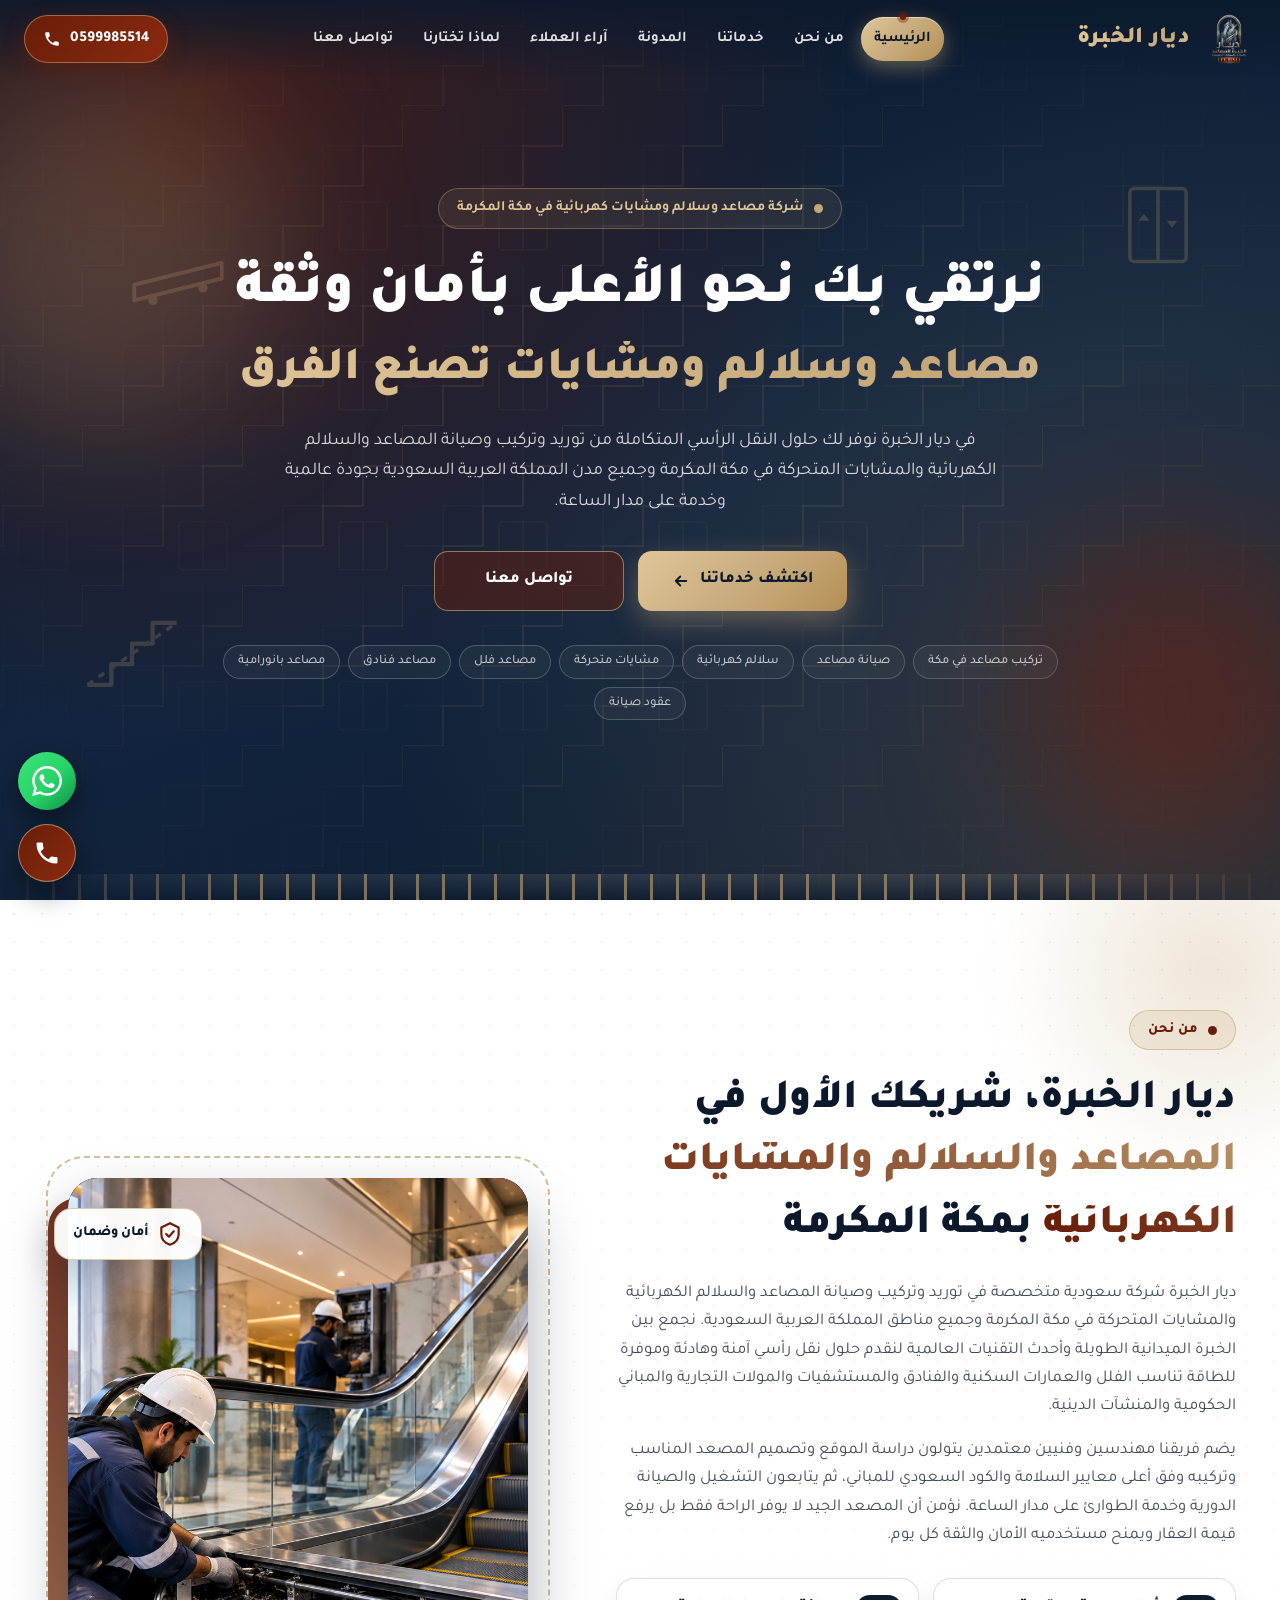
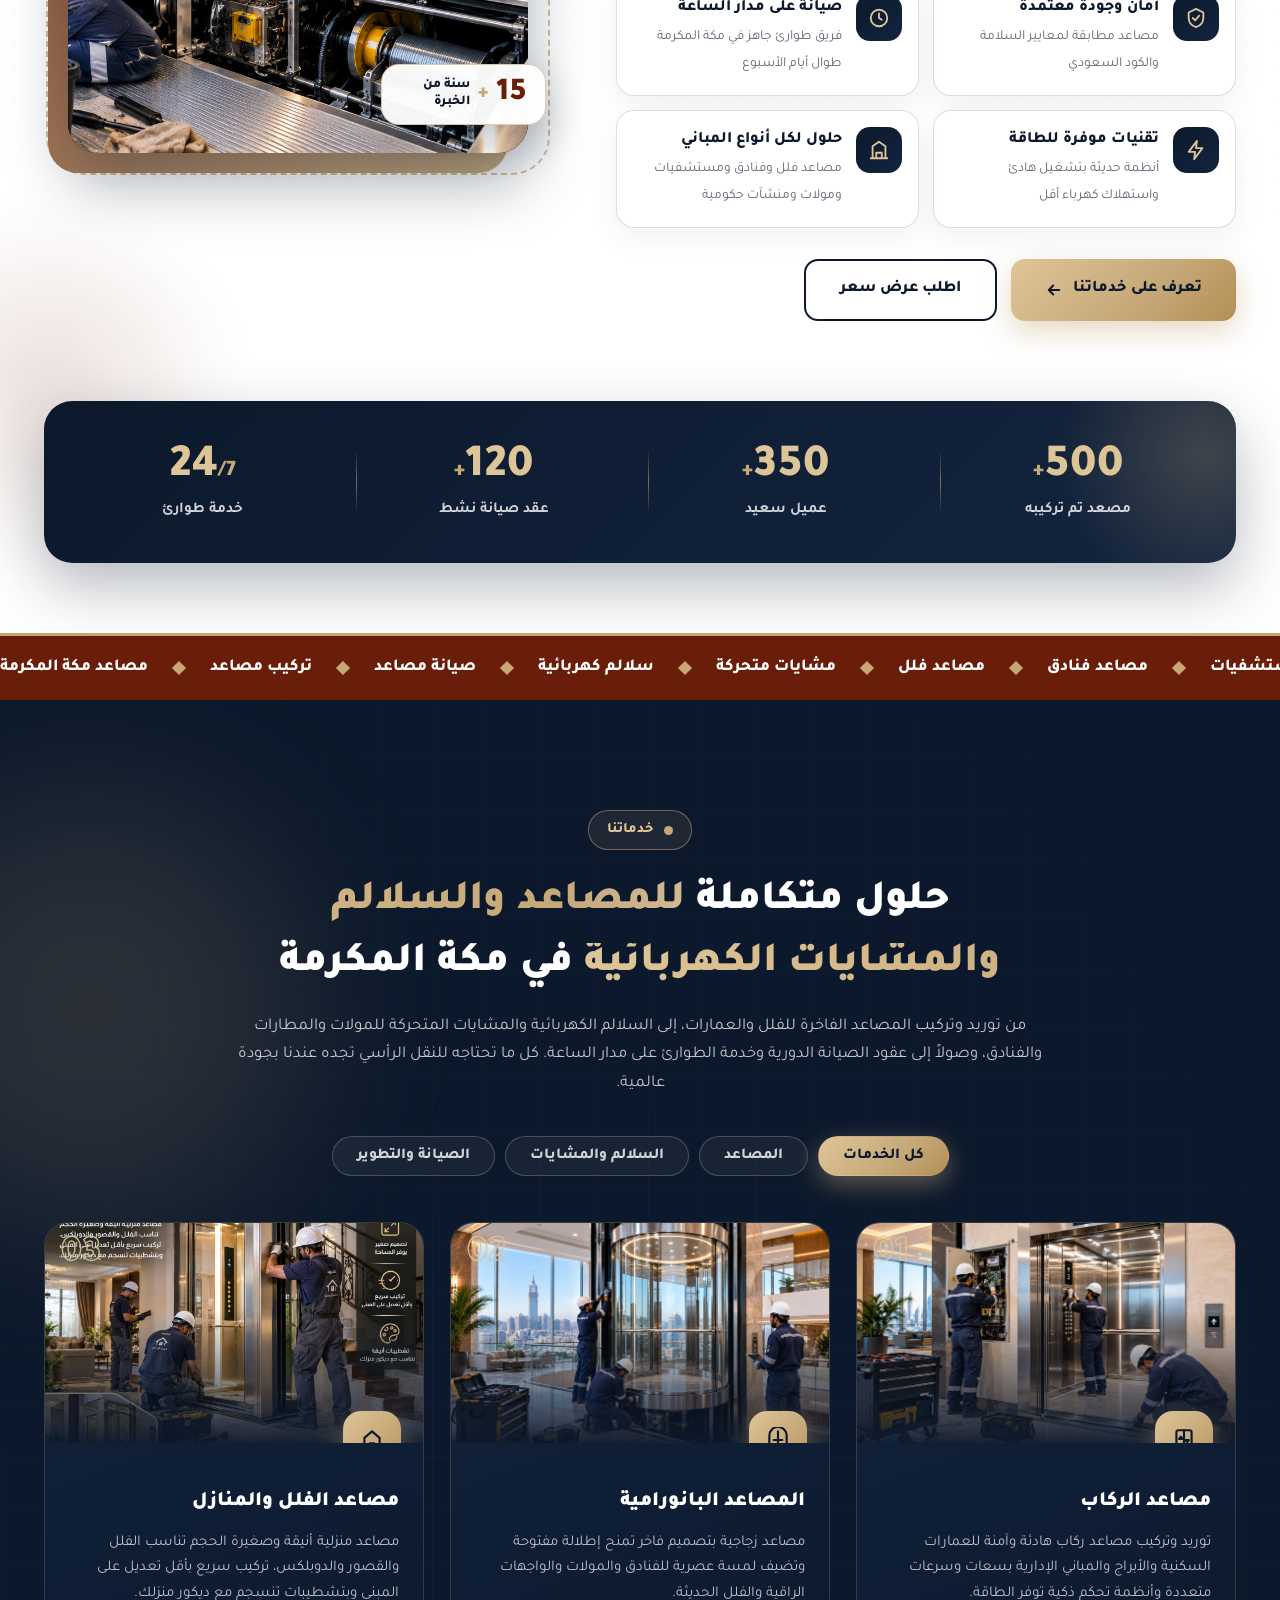
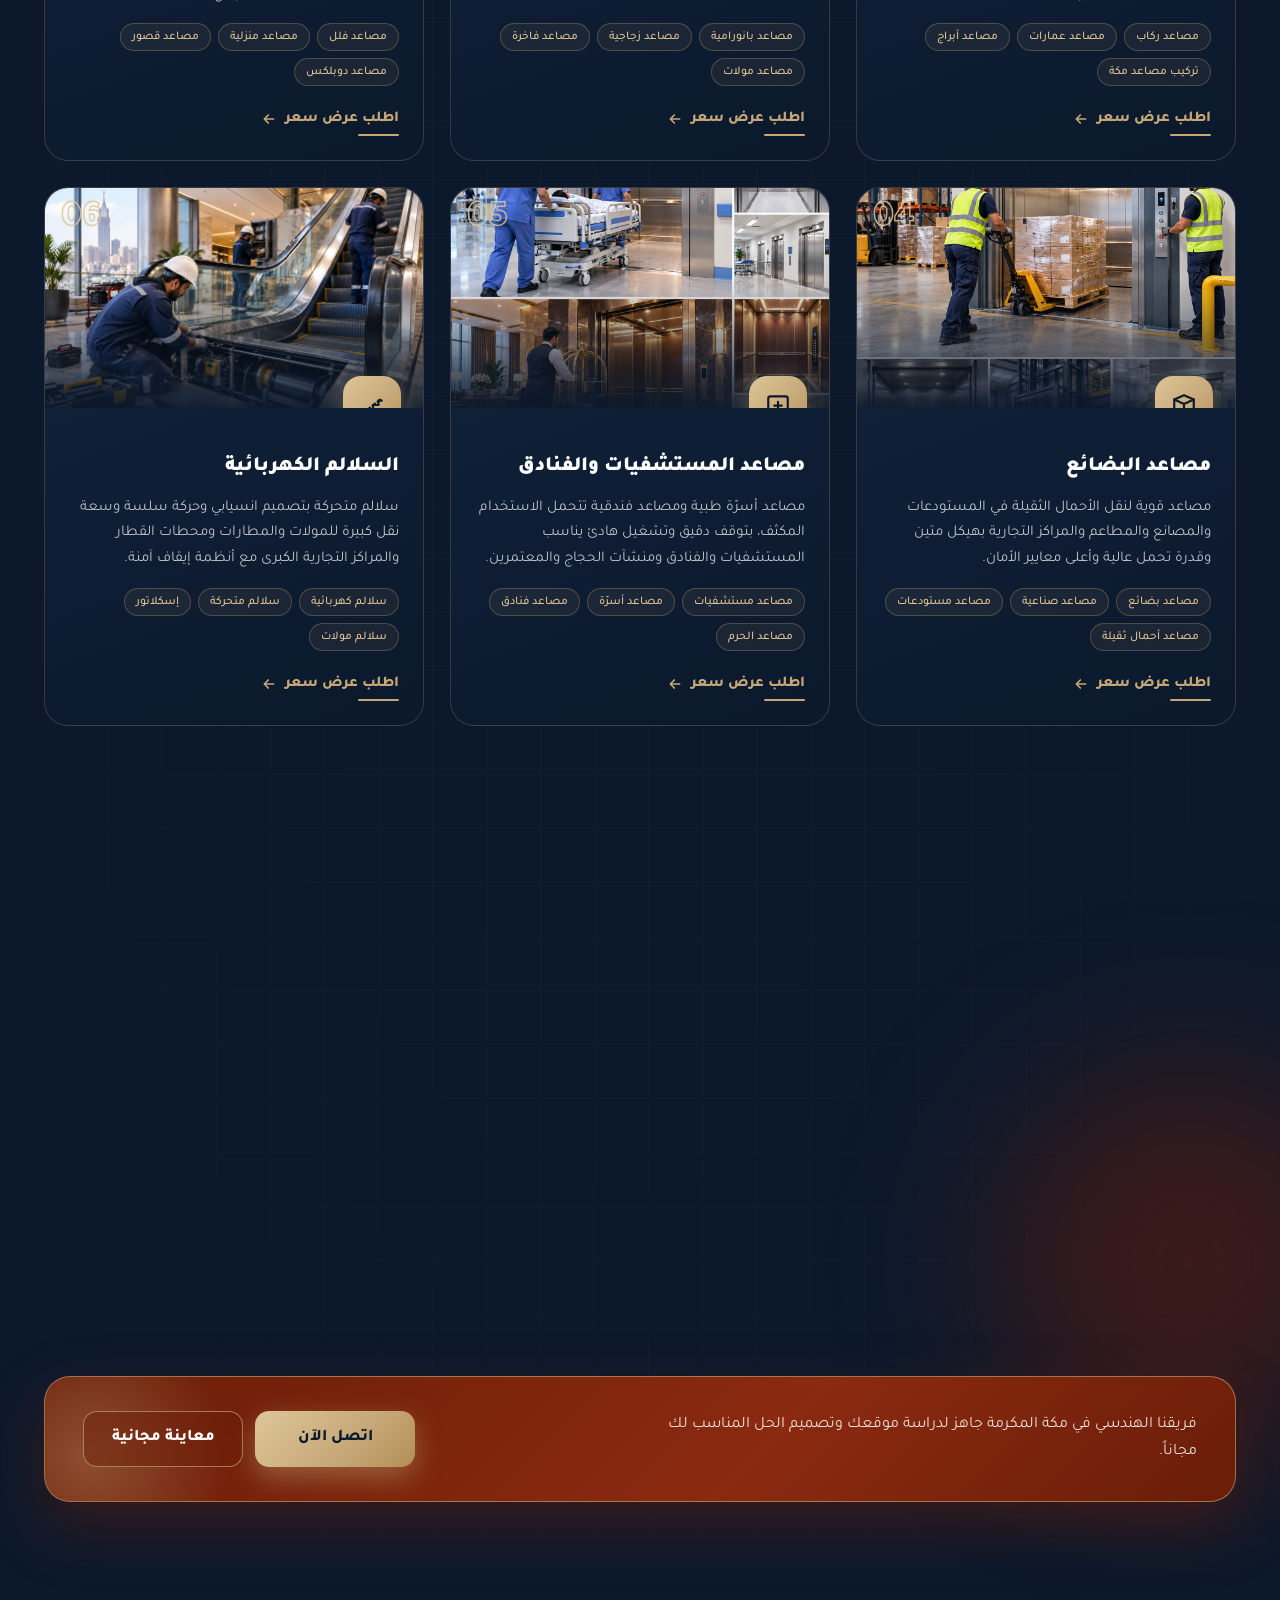
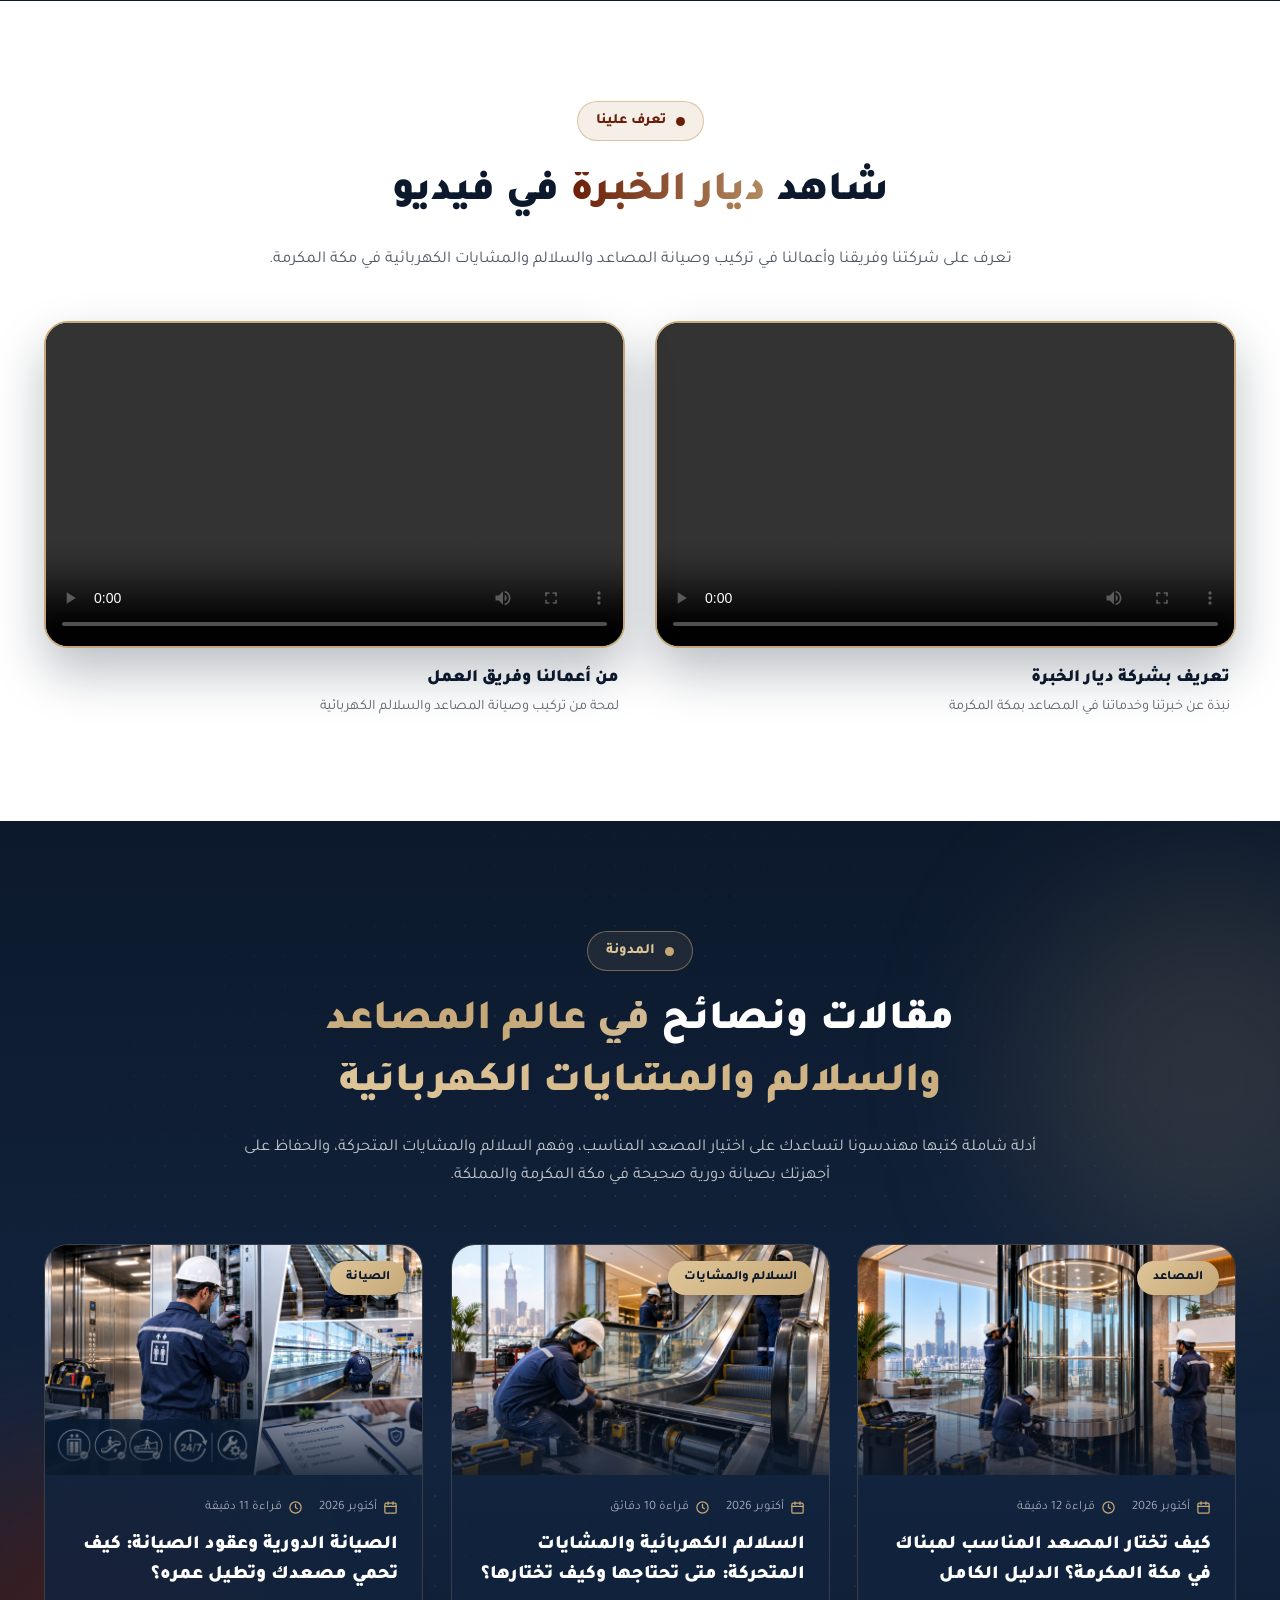
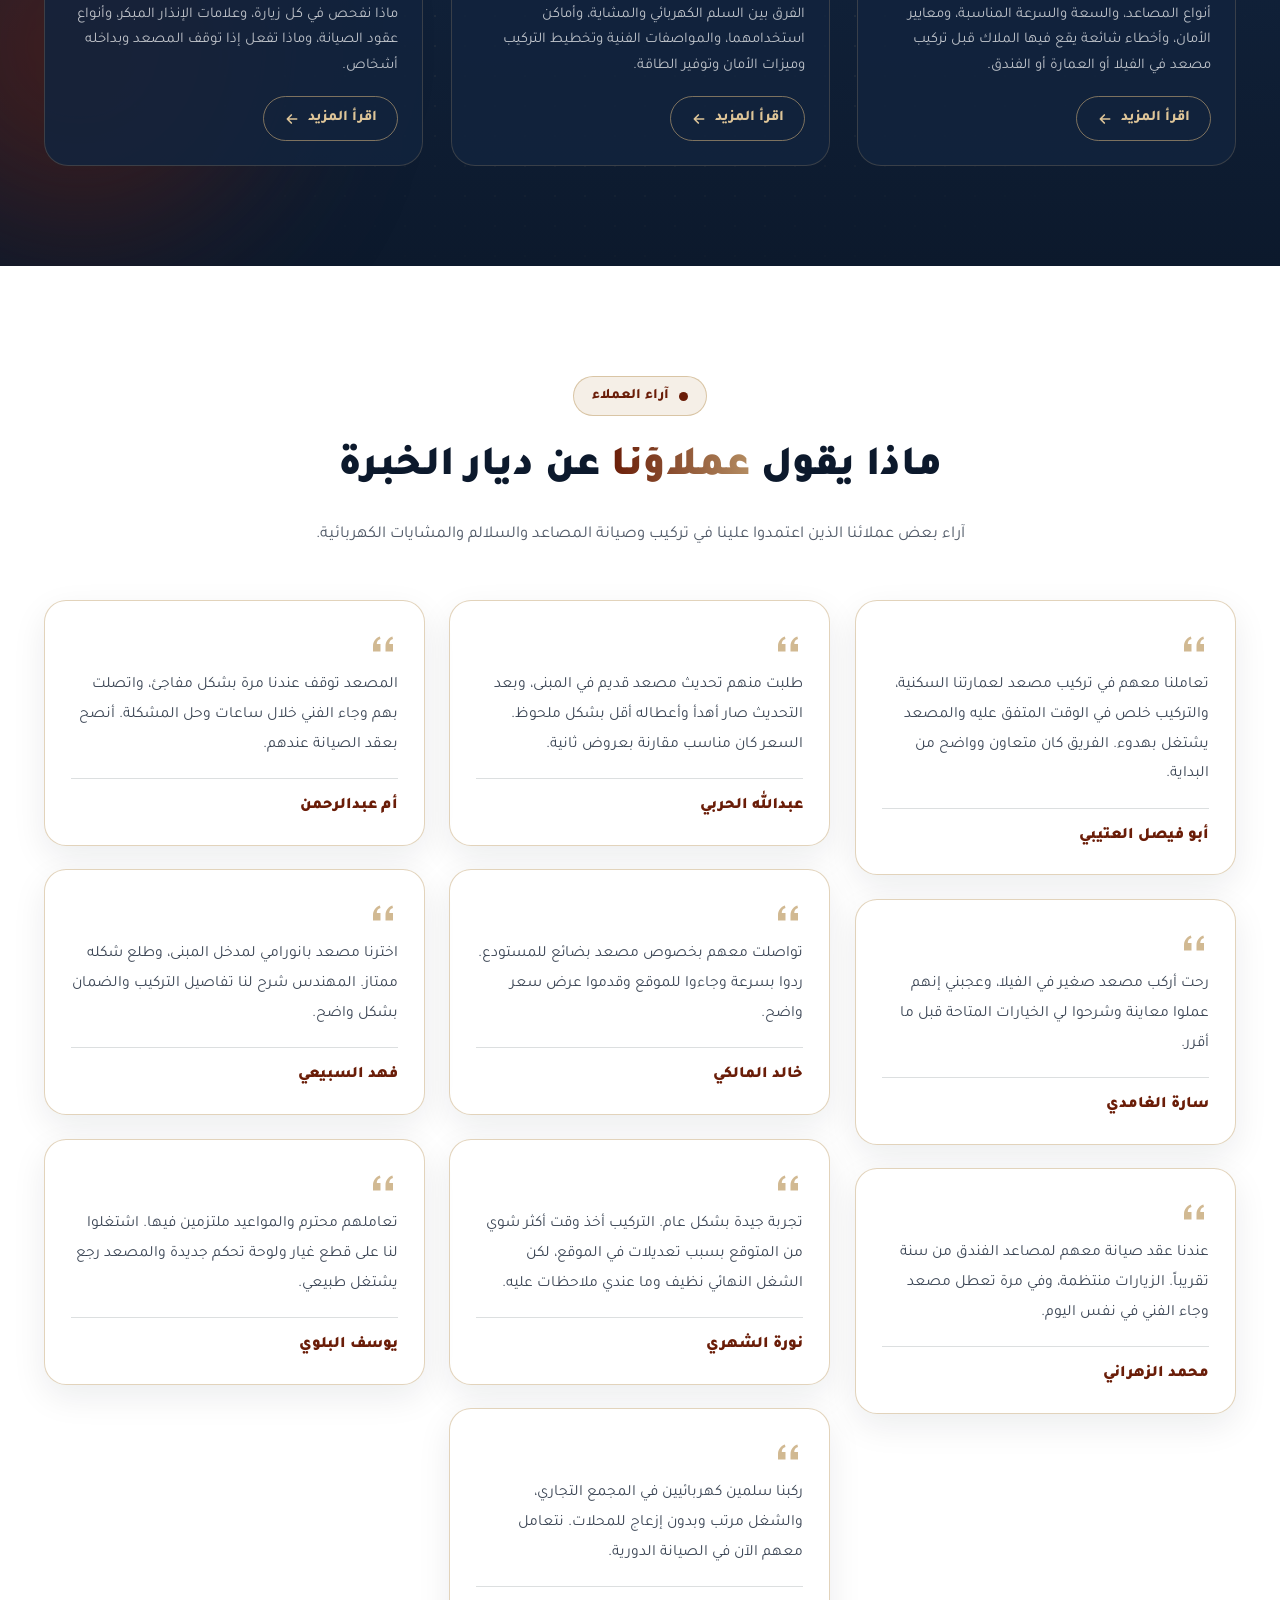
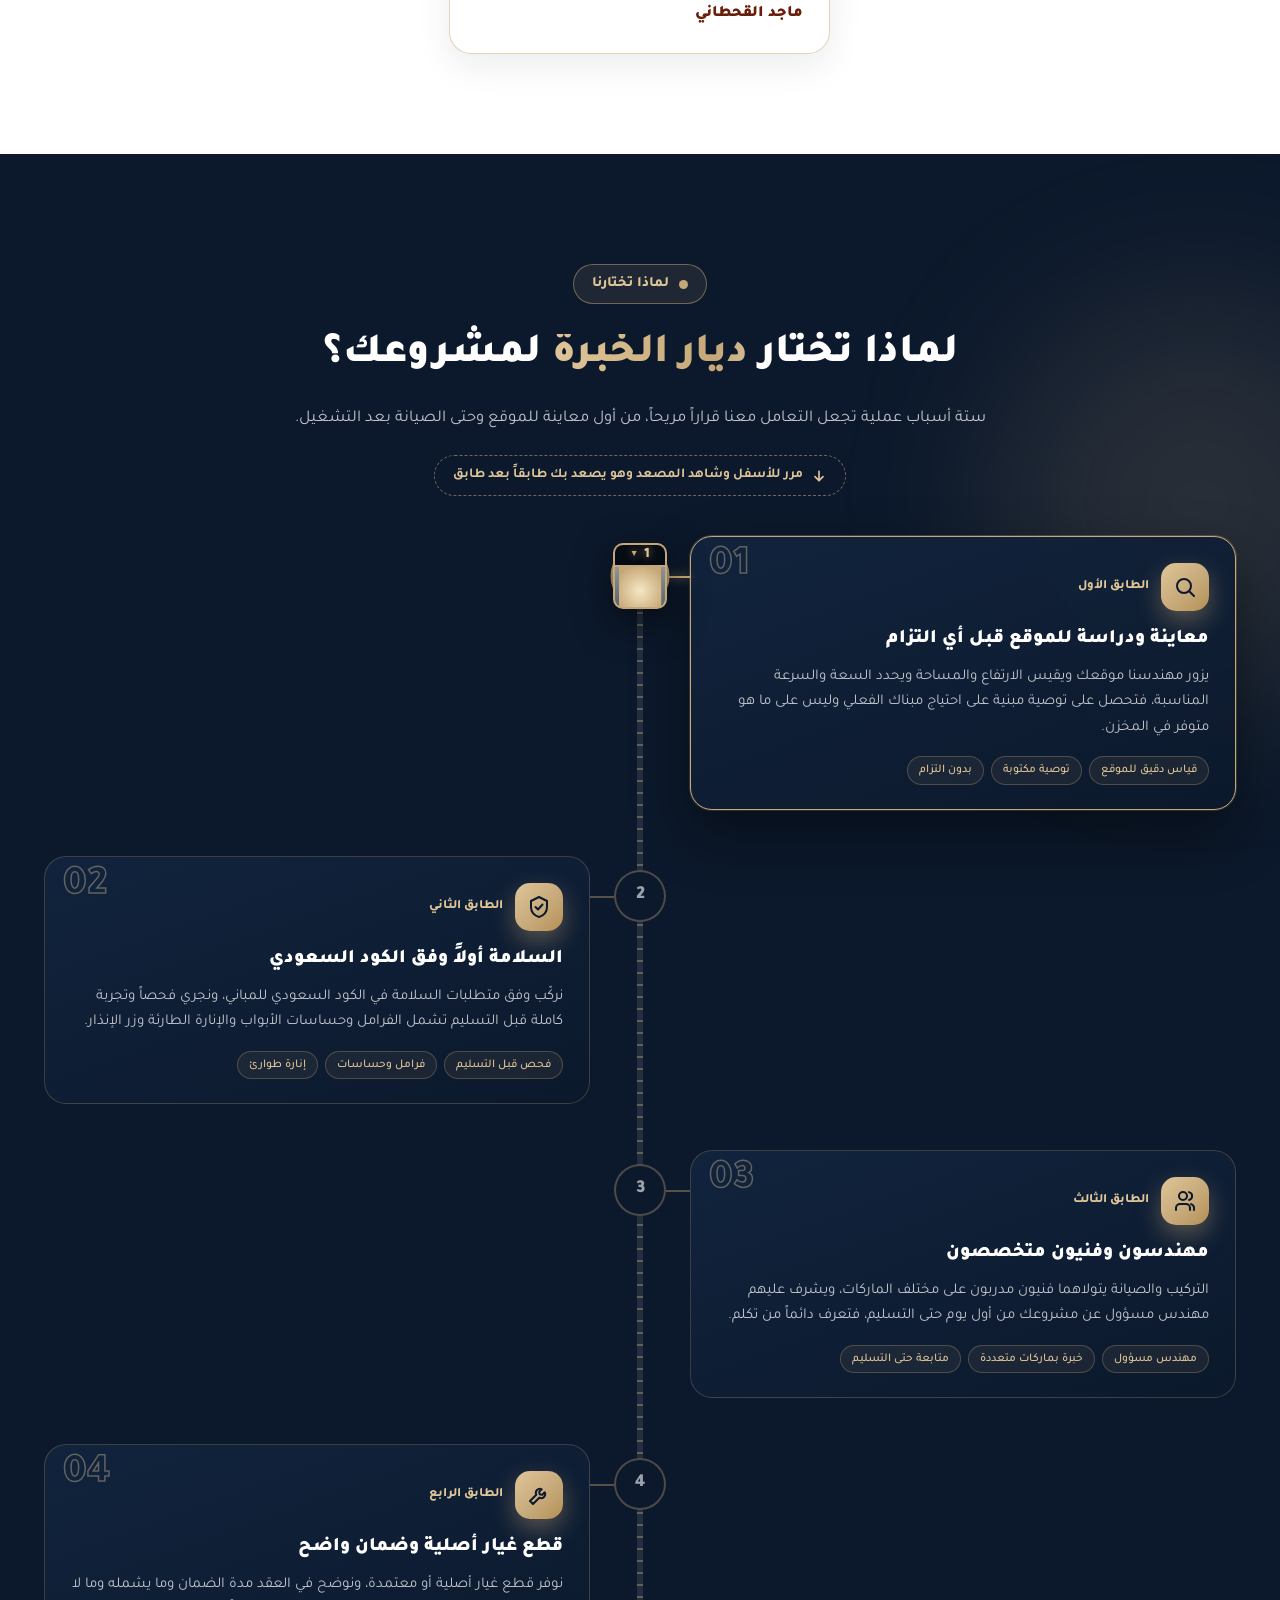
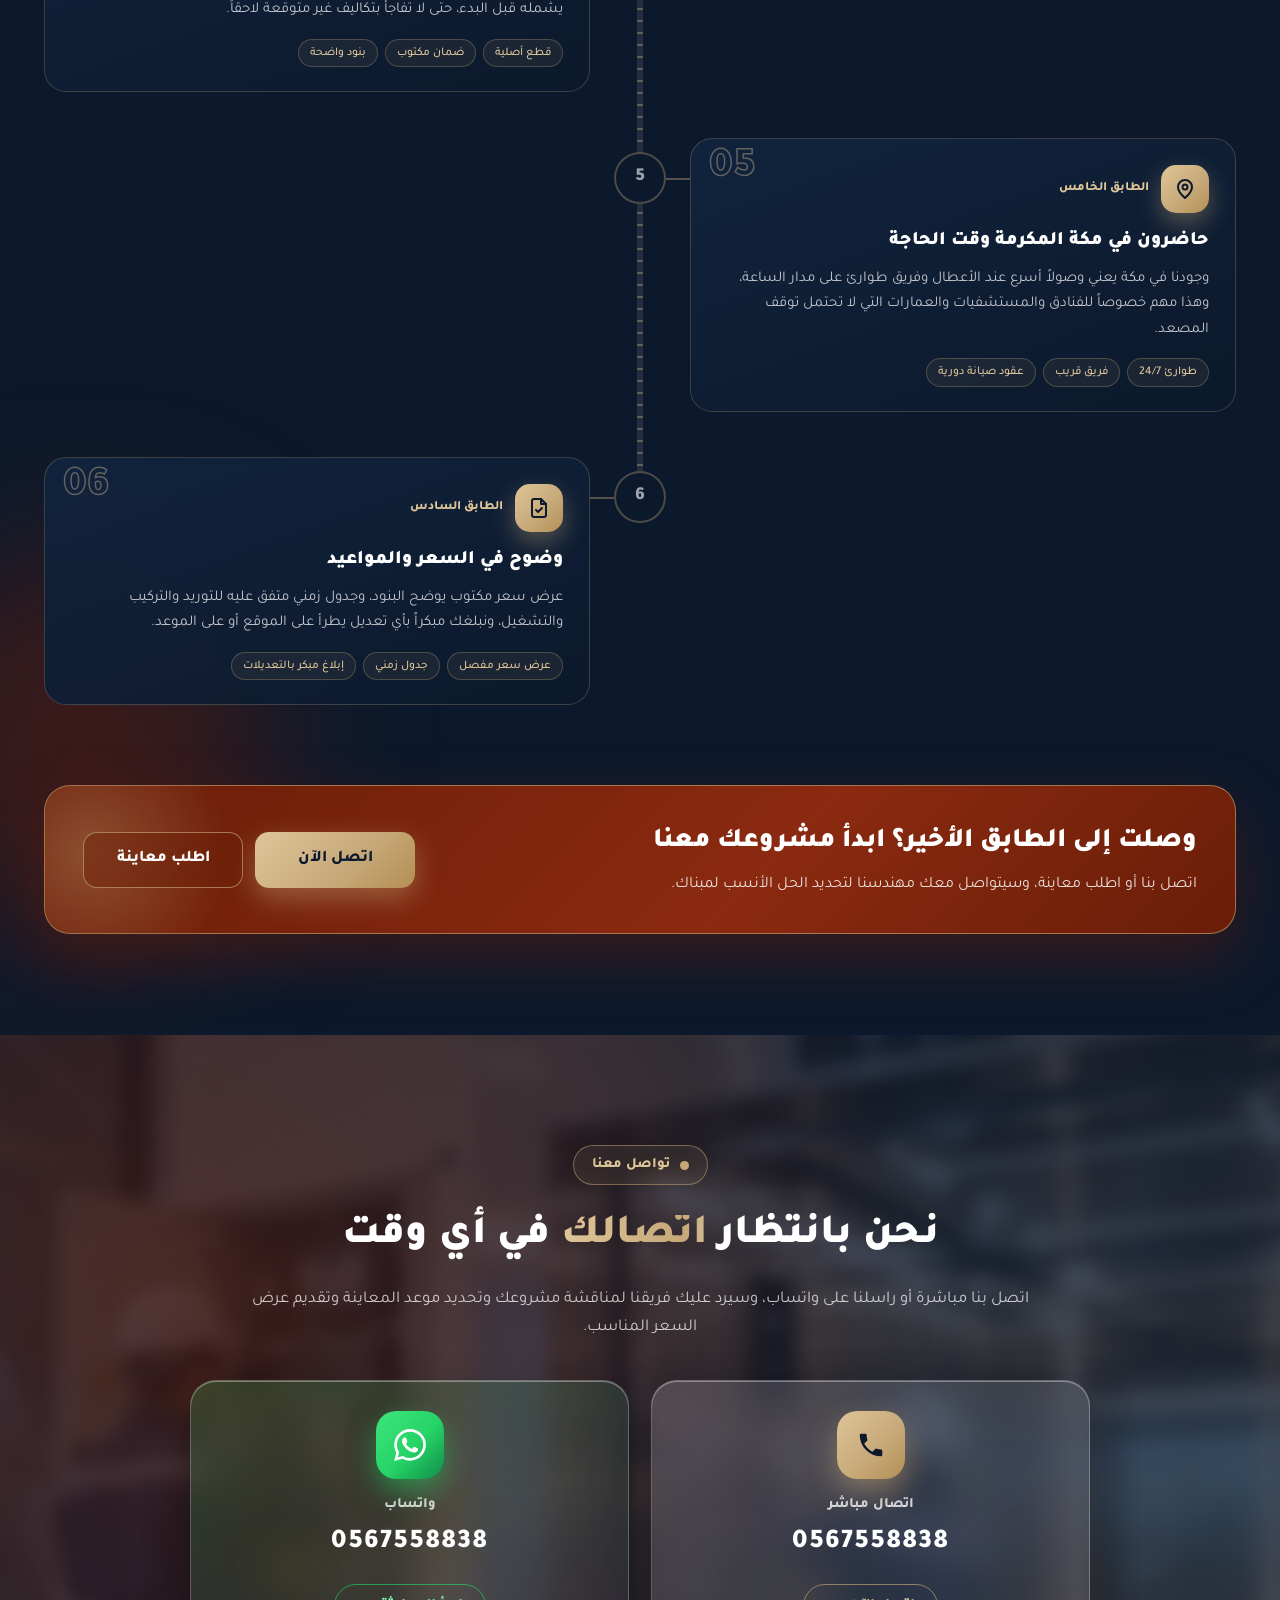
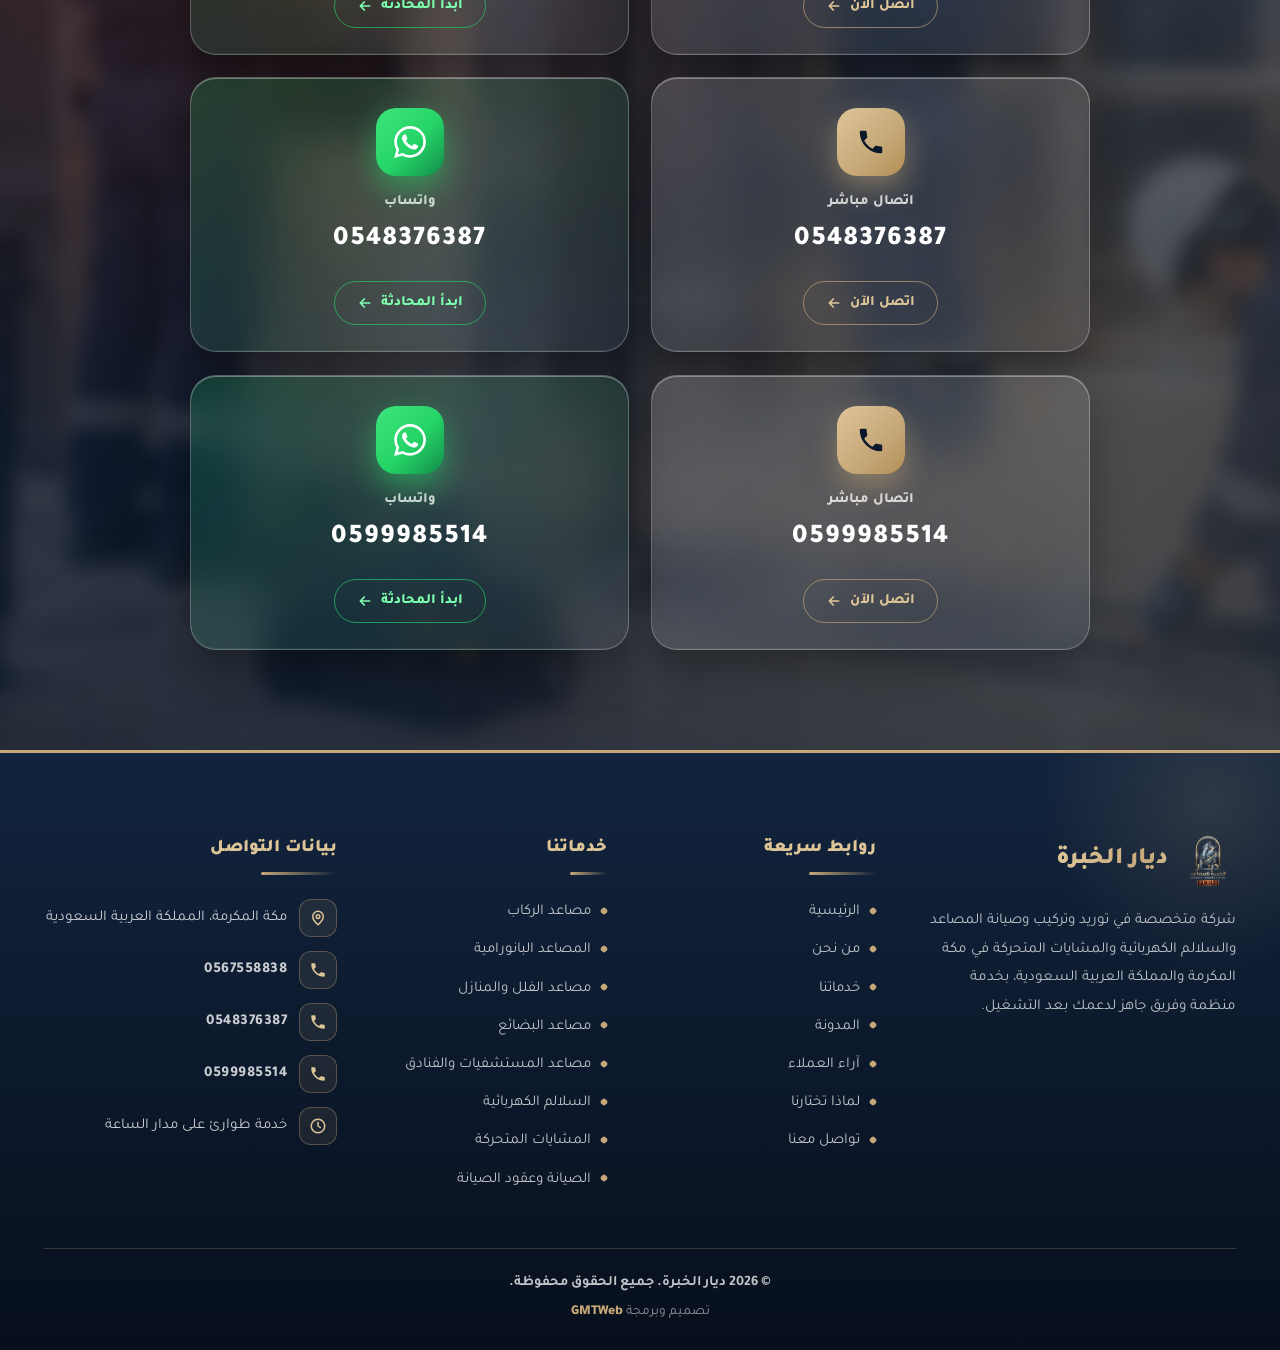
<file: index.html>
<!DOCTYPE html>
<html lang="ar" dir="rtl">
<head>
<meta charset="UTF-8">
<meta name="viewport" content="width=device-width, initial-scale=1, viewport-fit=cover">
<title>ديار الخبرة | تركيب وصيانة مصاعد وسلالم ومشايات كهربائية في مكة المكرمة</title>
<meta name="description" content="ديار الخبرة شركة متخصصة في توريد وتركيب وصيانة المصاعد والسلالم الكهربائية والمشايات المتحركة في مكة المكرمة والمملكة العربية السعودية بأعلى معايير الجودة والأمان.">
<meta name="keywords" content="مصاعد مكة, شركة مصاعد في مكة المكرمة, تركيب مصاعد, صيانة مصاعد, سلالم كهربائية, سلالم متحركة, مشايات كهربائية, مشايات متحركة, مصاعد السعودية, مصاعد ركاب, مصاعد بضائع, مصاعد فلل, مصاعد فنادق, مصاعد مستشفيات, مصاعد بانورامية, مصاعد هيدروليك, توريد مصاعد, عقود صيانة مصاعد, اسعار المصاعد في السعودية, افضل شركة مصاعد, ديار الخبرة">
<meta name="author" content="ديار الخبرة">
<meta name="robots" content="index, follow">
<meta name="theme-color" content="#0c192c">
<meta property="og:type" content="website">
<meta property="og:locale" content="ar_SA">
<meta property="og:title" content="ديار الخبرة | مصاعد وسلالم ومشايات كهربائية في مكة المكرمة">
<meta property="og:description" content="توريد وتركيب وصيانة المصاعد والسلالم الكهربائية والمشايات المتحركة في مكة والسعودية.">
<link rel="preconnect" href="https://fonts.googleapis.com">
<link rel="preconnect" href="https://fonts.gstatic.com" crossorigin>
<link href="https://fonts.googleapis.com/css2?family=Tajawal:wght@400;500;700;800;900&display=swap" rel="stylesheet">
<link rel="stylesheet" href="style.css">
<script type="application/ld+json">
{
  "@context": "https://schema.org",
  "@type": "LocalBusiness",
  "name": "ديار الخبرة",
  "description": "توريد وتركيب وصيانة المصاعد والسلالم الكهربائية والمشايات المتحركة",
  "telephone": "+966599985514",
  "address": {
    "@type": "PostalAddress",
    "addressLocality": "مكة المكرمة",
    "addressCountry": "SA"
  },
  "areaServed": "المملكة العربية السعودية"
}
</script>
</head>
<body>

<header class="header" id="header">
  <div class="header-inner">
    <a href="#home" class="brand" aria-label="ديار الخبرة">
      <img src="images/image-removebg-preview.png" alt="شعار ديار الخبرة" class="brand-logo">
      <span class="brand-name">ديار الخبرة</span>
    </a>

    <nav class="nav" id="nav" aria-label="القائمة الرئيسية">
      <div class="nav-head">
        <span class="nav-title">القائمة</span>
        <span class="nav-line"></span>
      </div>
      <ul class="nav-list">
        <li><a href="#home" class="nav-link active" data-target="home"><span>الرئيسية</span></a></li>
        <li><a href="#about" class="nav-link" data-target="about"><span>من نحن</span></a></li>
        <li><a href="#services" class="nav-link" data-target="services"><span>خدماتنا</span></a></li>
        <li><a href="#blog" class="nav-link" data-target="blog"><span>المدونة</span></a></li>
        <li><a href="#testimonials" class="nav-link" data-target="testimonials"><span>آراء العملاء</span></a></li>
        <li><a href="#why" class="nav-link" data-target="why"><span>لماذا تختارنا</span></a></li>
        <li><a href="#contact" class="nav-link" data-target="contact"><span>تواصل معنا</span></a></li>
      </ul>
    </nav>

    <a href="tel:0599985514" class="call-btn" aria-label="اتصل بنا">
      <svg viewBox="0 0 24 24" width="18" height="18" fill="currentColor" aria-hidden="true"><path d="M6.6 10.8a15.1 15.1 0 0 0 6.6 6.6l2.2-2.2a1 1 0 0 1 1-.25 11.4 11.4 0 0 0 3.6.57 1 1 0 0 1 1 1V20a1 1 0 0 1-1 1A17 17 0 0 1 3 4a1 1 0 0 1 1-1h3.5a1 1 0 0 1 1 1c0 1.25.2 2.45.57 3.57a1 1 0 0 1-.25 1z"/></svg>
      <span>0599985514</span>
    </a>

    <button class="burger" id="burger" type="button" aria-label="فتح القائمة" aria-expanded="false" aria-controls="nav">
      <span></span><span></span><span></span>
    </button>
  </div>
</header>

<div class="backdrop" id="backdrop"></div>

<main>
  <section class="hero" id="home">
    <div class="hero-bg"></div>
    <div class="hero-grid"></div>
    <div class="hero-glow glow-1"></div>
    <div class="hero-glow glow-2"></div>
    <div class="particles" id="particles"></div>

    <svg class="float-icon fi-1" viewBox="0 0 64 64" aria-hidden="true">
      <rect x="12" y="6" width="40" height="52" rx="3" fill="none" stroke="currentColor" stroke-width="2.5"/>
      <line x1="32" y1="6" x2="32" y2="58" stroke="currentColor" stroke-width="2.5"/>
      <path d="M22 24l-4 5h8zM42 34l-4-5h8z" fill="currentColor"/>
    </svg>
    <svg class="float-icon fi-2" viewBox="0 0 64 64" aria-hidden="true">
      <path d="M6 54h14V42h12V30h12V18h14" fill="none" stroke="currentColor" stroke-width="2.5" stroke-linejoin="round"/>
      <path d="M6 54l52-36" stroke="currentColor" stroke-width="2" stroke-dasharray="4 4" fill="none"/>
    </svg>
    <svg class="float-icon fi-3" viewBox="0 0 64 64" aria-hidden="true">
      <path d="M4 44l56-14v10L4 54z" fill="none" stroke="currentColor" stroke-width="2.5" stroke-linejoin="round"/>
      <circle cx="16" cy="54" r="3" fill="currentColor"/>
      <circle cx="48" cy="46" r="3" fill="currentColor"/>
    </svg>

    <div class="hero-content">
      <span class="hero-badge">
        <i class="pulse-dot"></i>
        شركة مصاعد وسلالم ومشايات كهربائية في مكة المكرمة
      </span>

      <h1 class="hero-title">
        <span class="line line-1">نرتقي بك نحو الأعلى بأمان وثقة</span>
        <span class="line line-2">مصاعد وسلالم ومشايات تصنع الفرق</span>
      </h1>

      <p class="hero-text">
        في ديار الخبرة نوفر لك حلول النقل الرأسي المتكاملة من توريد وتركيب وصيانة المصاعد والسلالم الكهربائية والمشايات المتحركة في مكة المكرمة وجميع مدن المملكة العربية السعودية بجودة عالمية وخدمة على مدار الساعة.
      </p>

      <div class="hero-actions">
        <a href="#services" class="btn btn-primary">
          <span>اكتشف خدماتنا</span>
          <svg viewBox="0 0 24 24" width="18" height="18" fill="none" stroke="currentColor" stroke-width="2.5" stroke-linecap="round" stroke-linejoin="round" aria-hidden="true"><path d="M19 12H5M11 18l-6-6 6-6"/></svg>
        </a>
        <a href="#contact" class="btn btn-ghost">
          <span>تواصل معنا</span>
        </a>
      </div>

      <ul class="hero-tags">
        <li>تركيب مصاعد في مكة</li>
        <li>صيانة مصاعد</li>
        <li>سلالم كهربائية</li>
        <li>مشايات متحركة</li>
        <li>مصاعد فلل</li>
        <li>مصاعد فنادق</li>
        <li>مصاعد بانورامية</li>
        <li>عقود صيانة</li>
      </ul>
    </div>

    <div class="walkway" aria-hidden="true"></div>
  </section>
    <section class="about" id="about">
    <div class="about-bg-shape shape-a"></div>
    <div class="about-bg-shape shape-b"></div>
    <div class="about-dots"></div>

    <div class="container about-grid">

      <div class="about-content">
        <span class="sec-label reveal">
          <i></i>
          من نحن
        </span>

        <h2 class="sec-title reveal d1">
          ديار الخبرة، شريكك الأول في
          <em>المصاعد والسلالم والمشايات الكهربائية</em>
          بمكة المكرمة
        </h2>

        <p class="about-text reveal d2">
          ديار الخبرة شركة سعودية متخصصة في توريد وتركيب وصيانة المصاعد والسلالم الكهربائية والمشايات المتحركة في مكة المكرمة وجميع مناطق المملكة العربية السعودية. نجمع بين الخبرة الميدانية الطويلة وأحدث التقنيات العالمية لنقدم حلول نقل رأسي آمنة وهادئة وموفرة للطاقة تناسب الفلل والعمارات السكنية والفنادق والمستشفيات والمولات التجارية والمباني الحكومية والمنشآت الدينية.
        </p>

        <p class="about-text reveal d3">
          يضم فريقنا مهندسين وفنيين معتمدين يتولون دراسة الموقع وتصميم المصعد المناسب وتركيبه وفق أعلى معايير السلامة والكود السعودي للمباني، ثم يتابعون التشغيل والصيانة الدورية وخدمة الطوارئ على مدار الساعة. نؤمن أن المصعد الجيد لا يوفر الراحة فقط بل يرفع قيمة العقار ويمنح مستخدميه الأمان والثقة كل يوم.
        </p>

        <ul class="about-points">
          <li class="reveal d1">
            <span class="pt-icon">
              <svg viewBox="0 0 24 24" width="22" height="22" fill="none" stroke="currentColor" stroke-width="2" stroke-linecap="round" stroke-linejoin="round" aria-hidden="true"><path d="M12 2l8 4v6c0 5-3.5 8.5-8 10-4.5-1.5-8-5-8-10V6z"/><path d="M8.5 12l2.5 2.5 4.5-5"/></svg>
            </span>
            <div>
              <strong>أمان وجودة معتمدة</strong>
              <span>مصاعد مطابقة لمعايير السلامة والكود السعودي</span>
            </div>
          </li>
          <li class="reveal d2">
            <span class="pt-icon">
              <svg viewBox="0 0 24 24" width="22" height="22" fill="none" stroke="currentColor" stroke-width="2" stroke-linecap="round" stroke-linejoin="round" aria-hidden="true"><circle cx="12" cy="12" r="9"/><path d="M12 7v5l3 2"/></svg>
            </span>
            <div>
              <strong>صيانة على مدار الساعة</strong>
              <span>فريق طوارئ جاهز في مكة المكرمة طوال أيام الأسبوع</span>
            </div>
          </li>
          <li class="reveal d3">
            <span class="pt-icon">
              <svg viewBox="0 0 24 24" width="22" height="22" fill="none" stroke="currentColor" stroke-width="2" stroke-linecap="round" stroke-linejoin="round" aria-hidden="true"><path d="M13 2L4 14h7l-1 8 9-12h-7z"/></svg>
            </span>
            <div>
              <strong>تقنيات موفرة للطاقة</strong>
              <span>أنظمة حديثة بتشغيل هادئ واستهلاك كهرباء أقل</span>
            </div>
          </li>
          <li class="reveal d4">
            <span class="pt-icon">
              <svg viewBox="0 0 24 24" width="22" height="22" fill="none" stroke="currentColor" stroke-width="2" stroke-linecap="round" stroke-linejoin="round" aria-hidden="true"><path d="M3 21h18M5 21V8l7-5 7 5v13M9 21v-6h6v6"/></svg>
            </span>
            <div>
              <strong>حلول لكل أنواع المباني</strong>
              <span>مصاعد فلل وفنادق ومستشفيات ومولات ومنشآت حكومية</span>
            </div>
          </li>
        </ul>

        <div class="about-actions reveal d4">
          <a href="#services" class="btn btn-gold">
            <span>تعرف على خدماتنا</span>
            <svg viewBox="0 0 24 24" width="18" height="18" fill="none" stroke="currentColor" stroke-width="2.5" stroke-linecap="round" stroke-linejoin="round" aria-hidden="true"><path d="M19 12H5M11 18l-6-6 6-6"/></svg>
          </a>
          <a href="#contact" class="btn btn-outline-dark">
            <span>اطلب عرض سعر</span>
          </a>
        </div>
      </div>

      <div class="about-media reveal from-left" id="aboutMedia">
        <div class="media-ring"></div>
        <div class="media-offset"></div>

        <div class="media-frame">
          <img src="images/about.png" alt="فريق ديار الخبرة أثناء تركيب مصعد في مكة المكرمة" class="media-img" id="aboutImg" loading="lazy">
          <div class="media-fallback" aria-hidden="true">
            <svg viewBox="0 0 200 240" width="100%" height="100%" preserveAspectRatio="xMidYMid slice">
              <rect width="200" height="240" fill="#0c192c"/>
              <rect x="50" y="30" width="100" height="180" rx="6" fill="none" stroke="#c6a878" stroke-width="3"/>
              <line x1="100" y1="30" x2="100" y2="210" stroke="#c6a878" stroke-width="3"/>
              <path d="M75 100l-12 14h24zM125 140l-12-14h24z" fill="#c6a878"/>
            </svg>
          </div>
          <span class="media-shine"></span>
        </div>

        <div class="float-card fc-exp">
          <b class="num" data-count="15">0</b><small>+</small>
          <span>سنة من الخبرة</span>
        </div>

        <div class="float-card fc-safe">
          <svg viewBox="0 0 24 24" width="26" height="26" fill="none" stroke="currentColor" stroke-width="2" stroke-linecap="round" stroke-linejoin="round" aria-hidden="true"><path d="M12 2l8 4v6c0 5-3.5 8.5-8 10-4.5-1.5-8-5-8-10V6z"/><path d="M8.5 12l2.5 2.5 4.5-5"/></svg>
          <span>أمان وضمان</span>
        </div>
      </div>
    </div>

    <div class="container">
      <div class="stats">
        <div class="stat reveal d1">
          <b class="num" data-count="500">0</b><small>+</small>
          <span>مصعد تم تركيبه</span>
        </div>
        <div class="stat reveal d2">
          <b class="num" data-count="350">0</b><small>+</small>
          <span>عميل سعيد</span>
        </div>
        <div class="stat reveal d3">
          <b class="num" data-count="120">0</b><small>+</small>
          <span>عقد صيانة نشط</span>
        </div>
        <div class="stat reveal d4">
          <b class="num" data-count="24">0</b><small>/7</small>
          <span>خدمة طوارئ</span>
        </div>
      </div>
    </div>

    <div class="ticker" aria-hidden="true">
      <div class="ticker-track">
        <span>مصاعد مكة المكرمة</span><i></i>
        <span>تركيب مصاعد</span><i></i>
        <span>صيانة مصاعد</span><i></i>
        <span>سلالم كهربائية</span><i></i>
        <span>مشايات متحركة</span><i></i>
        <span>مصاعد فلل</span><i></i>
        <span>مصاعد فنادق</span><i></i>
        <span>مصاعد مستشفيات</span><i></i>
        <span>مصاعد بانورامية</span><i></i>
        <span>مصاعد بضائع</span><i></i>
        <span>عقود صيانة</span><i></i>
        <span>شركة مصاعد في السعودية</span><i></i>
        <span>مصاعد مكة المكرمة</span><i></i>
        <span>تركيب مصاعد</span><i></i>
        <span>صيانة مصاعد</span><i></i>
        <span>سلالم كهربائية</span><i></i>
        <span>مشايات متحركة</span><i></i>
        <span>مصاعد فلل</span><i></i>
        <span>مصاعد فنادق</span><i></i>
        <span>مصاعد مستشفيات</span><i></i>
        <span>مصاعد بانورامية</span><i></i>
        <span>مصاعد بضائع</span><i></i>
        <span>عقود صيانة</span><i></i>
        <span>شركة مصاعد في السعودية</span><i></i>
      </div>
    </div>
  </section>
  <section class="services" id="services">
  <div class="srv-glow sg-1"></div>
  <div class="srv-glow sg-2"></div>
  <div class="srv-grid-bg"></div>

  <div class="container">

    <div class="srv-head">
      <span class="srv-label reveal"><i></i> خدماتنا</span>
      <h2 class="srv-title reveal d1">
        حلول متكاملة <em>للمصاعد والسلالم والمشايات الكهربائية</em> في مكة المكرمة
      </h2>
      <p class="srv-sub reveal d2">
        من توريد وتركيب المصاعد الفاخرة للفلل والعمارات، إلى السلالم الكهربائية والمشايات المتحركة للمولات والمطارات والفنادق، وصولاً إلى عقود الصيانة الدورية وخدمة الطوارئ على مدار الساعة. كل ما تحتاجه للنقل الرأسي تجده عندنا بجودة عالمية.
      </p>
    </div>

    <div class="srv-tabs reveal d3" role="tablist" aria-label="تصنيف الخدمات">
      <button class="srv-tab active" type="button" data-filter="all" role="tab">كل الخدمات</button>
      <button class="srv-tab" type="button" data-filter="lifts" role="tab">المصاعد</button>
      <button class="srv-tab" type="button" data-filter="moving" role="tab">السلالم والمشايات</button>
      <button class="srv-tab" type="button" data-filter="care" role="tab">الصيانة والتطوير</button>
    </div>

    <div class="srv-list" id="srvList">
        <article class="srv-card reveal" data-cat="lifts">
        <div class="srv-media">
          <img src="images/serv1.png" alt="مصعد ركاب حديث تركيب وتوريد مصاعد ركاب في مكة المكرمة" loading="lazy" class="srv-img">
          <div class="srv-fallback" aria-hidden="true"><span>ضع صورة مصاعد الركاب هنا</span></div>
          <span class="srv-num">01</span>
          <span class="srv-icon">
            <svg viewBox="0 0 24 24" width="26" height="26" fill="none" stroke="currentColor" stroke-width="2" stroke-linecap="round" stroke-linejoin="round" aria-hidden="true"><rect x="5" y="3" width="14" height="18" rx="2"/><path d="M12 3v18M9 9l-1.5 2h3zM15 14l-1.5-2h3z"/></svg>
          </span>
        </div>
        <div class="srv-body">
          <h3>مصاعد الركاب</h3>
          <p>توريد وتركيب مصاعد ركاب هادئة وآمنة للعمارات السكنية والأبراج والمباني الإدارية بسعات وسرعات متعددة وأنظمة تحكم ذكية توفر الطاقة.</p>
          <ul class="srv-tags">
            <li>مصاعد ركاب</li><li>مصاعد عمارات</li><li>مصاعد أبراج</li><li>تركيب مصاعد مكة</li>
          </ul>
          <a href="#contact" class="srv-link"><span>اطلب عرض سعر</span>
            <svg viewBox="0 0 24 24" width="16" height="16" fill="none" stroke="currentColor" stroke-width="2.5" stroke-linecap="round" stroke-linejoin="round" aria-hidden="true"><path d="M19 12H5M11 18l-6-6 6-6"/></svg>
          </a>
        </div>
      </article>
      <article class="srv-card reveal d1" data-cat="lifts">
        <div class="srv-media">
          <img src="images/serv2.png" alt="مصعد بانورامي زجاجي للفلل والمولات والفنادق" loading="lazy" class="srv-img">
          <div class="srv-fallback" aria-hidden="true"><span>ضع صورة المصاعد البانورامية هنا</span></div>
          <span class="srv-num">02</span>
          <span class="srv-icon">
            <svg viewBox="0 0 24 24" width="26" height="26" fill="none" stroke="currentColor" stroke-width="2" stroke-linecap="round" stroke-linejoin="round" aria-hidden="true"><path d="M4 20V8a8 8 0 0 1 16 0v12"/><path d="M4 20h16M12 4v16M8 12h8"/></svg>
          </span>
        </div>
        <div class="srv-body">
          <h3>المصاعد البانورامية</h3>
          <p>مصاعد زجاجية بتصميم فاخر تمنح إطلالة مفتوحة وتضيف لمسة عصرية للفنادق والمولات والواجهات الراقية والفلل الحديثة.</p>
          <ul class="srv-tags">
            <li>مصاعد بانورامية</li><li>مصاعد زجاجية</li><li>مصاعد فاخرة</li><li>مصاعد مولات</li>
          </ul>
          <a href="#contact" class="srv-link"><span>اطلب عرض سعر</span>
            <svg viewBox="0 0 24 24" width="16" height="16" fill="none" stroke="currentColor" stroke-width="2.5" stroke-linecap="round" stroke-linejoin="round" aria-hidden="true"><path d="M19 12H5M11 18l-6-6 6-6"/></svg>
          </a>
        </div>
      </article>
      <article class="srv-card reveal d2" data-cat="lifts">
        <div class="srv-media">
          <img src="images/serv3.png" alt="مصعد منزلي للفلل والقصور بمساحة صغيرة" loading="lazy" class="srv-img">
          <div class="srv-fallback" aria-hidden="true"><span>ضع صورة مصاعد الفلل هنا</span></div>
          <span class="srv-num">03</span>
          <span class="srv-icon">
            <svg viewBox="0 0 24 24" width="26" height="26" fill="none" stroke="currentColor" stroke-width="2" stroke-linecap="round" stroke-linejoin="round" aria-hidden="true"><path d="M3 21h18M5 21V10l7-6 7 6v11M10 21v-6h4v6"/></svg>
          </span>
        </div>
        <div class="srv-body">
          <h3>مصاعد الفلل والمنازل</h3>
          <p>مصاعد منزلية أنيقة وصغيرة الحجم تناسب الفلل والقصور والدوبلكس، تركيب سريع بأقل تعديل على المبنى وبتشطيبات تنسجم مع ديكور منزلك.</p>
          <ul class="srv-tags">
            <li>مصاعد فلل</li><li>مصاعد منزلية</li><li>مصاعد قصور</li><li>مصاعد دوبلكس</li>
          </ul>
          <a href="#contact" class="srv-link"><span>اطلب عرض سعر</span>
            <svg viewBox="0 0 24 24" width="16" height="16" fill="none" stroke="currentColor" stroke-width="2.5" stroke-linecap="round" stroke-linejoin="round" aria-hidden="true"><path d="M19 12H5M11 18l-6-6 6-6"/></svg>
          </a>
        </div>
      </article>
      <article class="srv-card reveal" data-cat="lifts">
        <div class="srv-media">
          <img src="images/serv4.png" alt="مصعد بضائع صناعي لنقل الأحمال الثقيلة في المستودعات والمصانع" loading="lazy" class="srv-img">
          <div class="srv-fallback" aria-hidden="true"><span>ضع صورة مصاعد البضائع هنا</span></div>
          <span class="srv-num">04</span>
          <span class="srv-icon">
            <svg viewBox="0 0 24 24" width="26" height="26" fill="none" stroke="currentColor" stroke-width="2" stroke-linecap="round" stroke-linejoin="round" aria-hidden="true"><path d="M3 7l9-4 9 4v10l-9 4-9-4z"/><path d="M3 7l9 4 9-4M12 11v10"/></svg>
          </span>
        </div>
        <div class="srv-body">
          <h3>مصاعد البضائع</h3>
          <p>مصاعد قوية لنقل الأحمال الثقيلة في المستودعات والمصانع والمطاعم والمراكز التجارية بهيكل متين وقدرة تحمل عالية وأعلى معايير الأمان.</p>
          <ul class="srv-tags">
            <li>مصاعد بضائع</li><li>مصاعد صناعية</li><li>مصاعد مستودعات</li><li>مصاعد أحمال ثقيلة</li>
          </ul>
          <a href="#contact" class="srv-link"><span>اطلب عرض سعر</span>
            <svg viewBox="0 0 24 24" width="16" height="16" fill="none" stroke="currentColor" stroke-width="2.5" stroke-linecap="round" stroke-linejoin="round" aria-hidden="true"><path d="M19 12H5M11 18l-6-6 6-6"/></svg>
          </a>
        </div>
      </article>
      <article class="srv-card reveal d1" data-cat="lifts">
        <div class="srv-media">
          <img src="images/serv5.png" alt="مصعد مستشفيات وأسرة طبية ومصاعد فنادق" loading="lazy" class="srv-img">
          <div class="srv-fallback" aria-hidden="true"><span>ضع صورة مصاعد المستشفيات والفنادق هنا</span></div>
          <span class="srv-num">05</span>
          <span class="srv-icon">
            <svg viewBox="0 0 24 24" width="26" height="26" fill="none" stroke="currentColor" stroke-width="2" stroke-linecap="round" stroke-linejoin="round" aria-hidden="true"><rect x="3" y="4" width="18" height="17" rx="2"/><path d="M12 9v7M8.5 12.5h7"/></svg>
          </span>
        </div>
        <div class="srv-body">
          <h3>مصاعد المستشفيات والفنادق</h3>
          <p>مصاعد أسرّة طبية ومصاعد فندقية تتحمل الاستخدام المكثف، بتوقف دقيق وتشغيل هادئ يناسب المستشفيات والفنادق ومنشآت الحجاج والمعتمرين.</p>
          <ul class="srv-tags">
            <li>مصاعد مستشفيات</li><li>مصاعد أسرّة</li><li>مصاعد فنادق</li><li>مصاعد الحرم</li>
          </ul>
          <a href="#contact" class="srv-link"><span>اطلب عرض سعر</span>
            <svg viewBox="0 0 24 24" width="16" height="16" fill="none" stroke="currentColor" stroke-width="2.5" stroke-linecap="round" stroke-linejoin="round" aria-hidden="true"><path d="M19 12H5M11 18l-6-6 6-6"/></svg>
          </a>
        </div>
      </article>
      <article class="srv-card reveal d2" data-cat="moving">
        <div class="srv-media">
          <img src="images/about.png" alt="سلم كهربائي متحرك للمولات والمطارات والمباني التجارية" loading="lazy" class="srv-img">
          <div class="srv-fallback" aria-hidden="true"><span>ضع صورة السلالم الكهربائية هنا</span></div>
          <span class="srv-num">06</span>
          <span class="srv-icon">
            <svg viewBox="0 0 24 24" width="26" height="26" fill="none" stroke="currentColor" stroke-width="2" stroke-linecap="round" stroke-linejoin="round" aria-hidden="true"><path d="M3 20h5v-4h5v-4h5V8h3"/><path d="M3 20L21 6" stroke-dasharray="3 3"/></svg>
          </span>
        </div>
        <div class="srv-body">
          <h3>السلالم الكهربائية</h3>
          <p>سلالم متحركة بتصميم انسيابي وحركة سلسة وسعة نقل كبيرة للمولات والمطارات ومحطات القطار والمراكز التجارية الكبرى مع أنظمة إيقاف آمنة.</p>
          <ul class="srv-tags">
            <li>سلالم كهربائية</li><li>سلالم متحركة</li><li>إسكلاتور</li><li>سلالم مولات</li>
          </ul>
          <a href="#contact" class="srv-link"><span>اطلب عرض سعر</span>
            <svg viewBox="0 0 24 24" width="16" height="16" fill="none" stroke="currentColor" stroke-width="2.5" stroke-linecap="round" stroke-linejoin="round" aria-hidden="true"><path d="M19 12H5M11 18l-6-6 6-6"/></svg>
          </a>
        </div>
      </article>
      <article class="srv-card reveal" data-cat="moving">
        <div class="srv-media">
          <img src="images/serv7.png" alt="مشاية كهربائية متحركة للمطارات والمولات ومواقف السيارات" loading="lazy" class="srv-img">
          <div class="srv-fallback" aria-hidden="true"><span>ضع صورة المشايات المتحركة هنا</span></div>
          <span class="srv-num">07</span>
          <span class="srv-icon">
            <svg viewBox="0 0 24 24" width="26" height="26" fill="none" stroke="currentColor" stroke-width="2" stroke-linecap="round" stroke-linejoin="round" aria-hidden="true"><path d="M3 15l18-5v5L3 20z"/><circle cx="7" cy="20" r="1.5"/><circle cx="17" cy="17.5" r="1.5"/></svg>
          </span>
        </div>
        <div class="srv-body">
          <h3>المشايات المتحركة</h3>
          <p>مشايات كهربائية أفقية ومائلة لتسهيل حركة الزوار في المطارات والمولات ومواقف السيارات والمنشآت الكبيرة، مناسبة لعربات الأطفال والتسوق وكبار السن.</p>
          <ul class="srv-tags">
            <li>مشايات متحركة</li><li>مشايات كهربائية</li><li>مشايات مطارات</li><li>مشايات مائلة</li>
          </ul>
          <a href="#contact" class="srv-link"><span>اطلب عرض سعر</span>
            <svg viewBox="0 0 24 24" width="16" height="16" fill="none" stroke="currentColor" stroke-width="2.5" stroke-linecap="round" stroke-linejoin="round" aria-hidden="true"><path d="M19 12H5M11 18l-6-6 6-6"/></svg>
          </a>
        </div>
      </article>
      <article class="srv-card reveal d1" data-cat="care">
        <div class="srv-media">
          <img src="images/serv8.png" alt="فني صيانة مصاعد أثناء الصيانة الدورية وعقود الصيانة السنوية" loading="lazy" class="srv-img">
          <div class="srv-fallback" aria-hidden="true"><span>ضع صورة الصيانة هنا</span></div>
          <span class="srv-num">08</span>
          <span class="srv-icon">
            <svg viewBox="0 0 24 24" width="26" height="26" fill="none" stroke="currentColor" stroke-width="2" stroke-linecap="round" stroke-linejoin="round" aria-hidden="true"><path d="M14.7 6.3a4 4 0 0 0-5.4 5.4L3 18l3 3 6.3-6.3a4 4 0 0 0 5.4-5.4l-2.6 2.6-2.4-.6-.6-2.4z"/></svg>
          </span>
        </div>
        <div class="srv-body">
          <h3>الصيانة وعقود الصيانة</h3>
          <p>صيانة وقائية وعلاجية لجميع أنواع المصاعد والسلالم والمشايات، وعقود سنوية بزيارات منتظمة وخدمة طوارئ على مدار الساعة لضمان عمل المصعد دون توقف.</p>
          <ul class="srv-tags">
            <li>صيانة مصاعد</li><li>عقود صيانة</li><li>صيانة طارئة 24/7</li><li>إصلاح أعطال</li>
          </ul>
          <a href="#contact" class="srv-link"><span>اطلب عرض سعر</span>
            <svg viewBox="0 0 24 24" width="16" height="16" fill="none" stroke="currentColor" stroke-width="2.5" stroke-linecap="round" stroke-linejoin="round" aria-hidden="true"><path d="M19 12H5M11 18l-6-6 6-6"/></svg>
          </a>
        </div>
      </article>
      <article class="srv-card reveal d2" data-cat="care">
        <div class="srv-media">
          <img src="images/serv9.png" alt="تحديث وتطوير المصاعد القديمة وتوريد قطع غيار المصاعد" loading="lazy" class="srv-img">
          <div class="srv-fallback" aria-hidden="true"><span>ضع صورة التحديث وقطع الغيار هنا</span></div>
          <span class="srv-num">09</span>
          <span class="srv-icon">
            <svg viewBox="0 0 24 24" width="26" height="26" fill="none" stroke="currentColor" stroke-width="2" stroke-linecap="round" stroke-linejoin="round" aria-hidden="true"><path d="M21 12a9 9 0 1 1-3-6.7L21 8"/><path d="M21 3v5h-5"/></svg>
          </span>
        </div>
        <div class="srv-body">
          <h3>تحديث المصاعد وقطع الغيار</h3>
          <p>تطوير المصاعد القديمة بلوحات تحكم ومحركات وأبواب حديثة لرفع الكفاءة وتقليل الأعطال والضوضاء، مع توفير قطع غيار أصلية لمختلف الماركات.</p>
          <ul class="srv-tags">
            <li>تحديث مصاعد</li><li>تطوير مصاعد قديمة</li><li>قطع غيار مصاعد</li><li>لوحات تحكم</li>
          </ul>
          <a href="#contact" class="srv-link"><span>اطلب عرض سعر</span>
            <svg viewBox="0 0 24 24" width="16" height="16" fill="none" stroke="currentColor" stroke-width="2.5" stroke-linecap="round" stroke-linejoin="round" aria-hidden="true"><path d="M19 12H5M11 18l-6-6 6-6"/></svg>
          </a>
        </div>
      </article>

    </div>

    <div class="srv-cta reveal">
      <div class="srv-cta-text">
        <p>فريقنا الهندسي في مكة المكرمة جاهز لدراسة موقعك وتصميم الحل المناسب لك مجاناً.</p>
      </div>
      <div class="srv-cta-actions">
        <a href="tel:0599985514" class="btn btn-gold"><span>اتصل الآن</span></a>
        <a href="#contact" class="btn btn-ghost"><span>معاينة مجانية</span></a>
      </div>
    </div>

  </div>
</section>
<section class="videos" id="videos">
  <div class="container">

    <div class="vid-head">
      <span class="sec-label reveal"><i></i> تعرف علينا</span>
      <h2 class="sec-title reveal d1">
        شاهد <em>ديار الخبرة</em> في فيديو
      </h2>
      <p class="vid-sub reveal d2">
        تعرف على شركتنا وفريقنا وأعمالنا في تركيب وصيانة المصاعد والسلالم والمشايات الكهربائية في مكة المكرمة.
      </p>
    </div>

    <div class="vid-grid">

      <figure class="vid-card reveal d1">
        <div class="vid-frame">
          <video controls preload="metadata" playsinline >
            <source src="images/WhatsApp Video 2026-10-01 at 10.26.58 AM (1).mp4" type="video/mp4">
            متصفحك لا يدعم تشغيل الفيديو.
          </video>
        </div>
        <figcaption>
          <strong>تعريف بشركة ديار الخبرة</strong>
          <span>نبذة عن خبرتنا وخدماتنا في المصاعد بمكة المكرمة</span>
        </figcaption>
      </figure>

      <figure class="vid-card reveal d2">
        <div class="vid-frame">
          <video controls preload="metadata" playsinline >
            <source src="images/WhatsApp Video 2026-10-01 at 10.26.58 AM.mp4" type="video/mp4">
            متصفحك لا يدعم تشغيل الفيديو.
          </video>
        </div>
        <figcaption>
          <strong>من أعمالنا وفريق العمل</strong>
          <span>لمحة من تركيب وصيانة المصاعد والسلالم الكهربائية</span>
        </figcaption>
      </figure>

    </div>
  </div>
</section>
<section class="blog" id="blog">
  <div class="blg-glow bg-1"></div>
  <div class="blg-glow bg-2"></div>
  <div class="blg-dots"></div>

  <div class="container">

    <div class="blg-head">
      <span class="blg-label reveal"><i></i> المدونة</span>
      <h2 class="blg-title reveal d1">
        مقالات ونصائح <em>في عالم المصاعد والسلالم والمشايات الكهربائية</em>
      </h2>
      <p class="blg-sub reveal d2">
        أدلة شاملة كتبها مهندسونا لتساعدك على اختيار المصعد المناسب، وفهم السلالم والمشايات المتحركة، والحفاظ على أجهزتك بصيانة دورية صحيحة في مكة المكرمة والمملكة.
      </p>
    </div>

    <div class="blg-list">

      <article class="blg-card reveal d1">
        <a href="blog.html?post=elevators" class="blg-media" aria-label="اقرأ مقال اختيار المصعد المناسب">
          <img src="images/serv2.png" alt="كيف تختار المصعد المناسب لمبناك في مكة المكرمة" loading="lazy" class="blg-img">
          <div class="blg-fallback" aria-hidden="true"><span>ضع صورة مقال المصاعد هنا</span></div>
          <span class="blg-cat">المصاعد</span>
        </a>
        <div class="blg-body">
          <div class="blg-meta">
            <span>
              <svg viewBox="0 0 24 24" width="15" height="15" fill="none" stroke="currentColor" stroke-width="2" stroke-linecap="round" stroke-linejoin="round" aria-hidden="true"><rect x="3" y="5" width="18" height="16" rx="2"/><path d="M3 10h18M8 3v4M16 3v4"/></svg>
              أكتوبر 2026
            </span>
            <span>
              <svg viewBox="0 0 24 24" width="15" height="15" fill="none" stroke="currentColor" stroke-width="2" stroke-linecap="round" stroke-linejoin="round" aria-hidden="true"><circle cx="12" cy="12" r="9"/><path d="M12 7v5l3 2"/></svg>
              قراءة 12 دقيقة
            </span>
          </div>
          <h3><a href="blog.html?post=elevators">كيف تختار المصعد المناسب لمبناك في مكة المكرمة؟ الدليل الكامل</a></h3>
          <p>أنواع المصاعد، والسعة والسرعة المناسبة، ومعايير الأمان، وأخطاء شائعة يقع فيها الملاك قبل تركيب مصعد في الفيلا أو العمارة أو الفندق.</p>
          <a href="blog.html?post=elevators" class="blg-more"><span>اقرأ المزيد</span>
            <svg viewBox="0 0 24 24" width="16" height="16" fill="none" stroke="currentColor" stroke-width="2.5" stroke-linecap="round" stroke-linejoin="round" aria-hidden="true"><path d="M19 12H5M11 18l-6-6 6-6"/></svg>
          </a>
        </div>
      </article>

      <article class="blg-card reveal d2">
        <a href="blog.html?post=escalators" class="blg-media" aria-label="اقرأ مقال السلالم الكهربائية والمشايات المتحركة">
          <img src="images/about.png" alt="السلالم الكهربائية والمشايات المتحركة للمولات والمطارات" loading="lazy" class="blg-img">
          <div class="blg-fallback" aria-hidden="true"><span>ضع صورة مقال السلالم والمشايات هنا</span></div>
          <span class="blg-cat">السلالم والمشايات</span>
        </a>
        <div class="blg-body">
          <div class="blg-meta">
            <span>
              <svg viewBox="0 0 24 24" width="15" height="15" fill="none" stroke="currentColor" stroke-width="2" stroke-linecap="round" stroke-linejoin="round" aria-hidden="true"><rect x="3" y="5" width="18" height="16" rx="2"/><path d="M3 10h18M8 3v4M16 3v4"/></svg>
              أكتوبر 2026
            </span>
            <span>
              <svg viewBox="0 0 24 24" width="15" height="15" fill="none" stroke="currentColor" stroke-width="2" stroke-linecap="round" stroke-linejoin="round" aria-hidden="true"><circle cx="12" cy="12" r="9"/><path d="M12 7v5l3 2"/></svg>
              قراءة 10 دقائق
            </span>
          </div>
          <h3><a href="blog.html?post=escalators">السلالم الكهربائية والمشايات المتحركة: متى تحتاجها وكيف تختارها؟</a></h3>
          <p>الفرق بين السلم الكهربائي والمشاية، وأماكن استخدامهما، والمواصفات الفنية وتخطيط التركيب وميزات الأمان وتوفير الطاقة.</p>
          <a href="blog.html?post=escalators" class="blg-more"><span>اقرأ المزيد</span>
            <svg viewBox="0 0 24 24" width="16" height="16" fill="none" stroke="currentColor" stroke-width="2.5" stroke-linecap="round" stroke-linejoin="round" aria-hidden="true"><path d="M19 12H5M11 18l-6-6 6-6"/></svg>
          </a>
        </div>
      </article>

      <article class="blg-card reveal d3">
        <a href="blog.html?post=maintenance" class="blg-media" aria-label="اقرأ مقال صيانة المصاعد وعقود الصيانة">
          <img src="images/serv8.png" alt="صيانة المصاعد وعقود الصيانة الدورية" loading="lazy" class="blg-img">
          <div class="blg-fallback" aria-hidden="true"><span>ضع صورة مقال الصيانة هنا</span></div>
          <span class="blg-cat">الصيانة</span>
        </a>
        <div class="blg-body">
          <div class="blg-meta">
            <span>
              <svg viewBox="0 0 24 24" width="15" height="15" fill="none" stroke="currentColor" stroke-width="2" stroke-linecap="round" stroke-linejoin="round" aria-hidden="true"><rect x="3" y="5" width="18" height="16" rx="2"/><path d="M3 10h18M8 3v4M16 3v4"/></svg>
              أكتوبر 2026
            </span>
            <span>
              <svg viewBox="0 0 24 24" width="15" height="15" fill="none" stroke="currentColor" stroke-width="2" stroke-linecap="round" stroke-linejoin="round" aria-hidden="true"><circle cx="12" cy="12" r="9"/><path d="M12 7v5l3 2"/></svg>
              قراءة 11 دقيقة
            </span>
          </div>
          <h3><a href="blog.html?post=maintenance">الصيانة الدورية وعقود الصيانة: كيف تحمي مصعدك وتطيل عمره؟</a></h3>
          <p>ماذا نفحص في كل زيارة، وعلامات الإنذار المبكر، وأنواع عقود الصيانة، وماذا تفعل إذا توقف المصعد وبداخله أشخاص.</p>
          <a href="blog.html?post=maintenance" class="blg-more"><span>اقرأ المزيد</span>
            <svg viewBox="0 0 24 24" width="16" height="16" fill="none" stroke="currentColor" stroke-width="2.5" stroke-linecap="round" stroke-linejoin="round" aria-hidden="true"><path d="M19 12H5M11 18l-6-6 6-6"/></svg>
          </a>
        </div>
      </article>

    </div>
  </div>
</section>
<section class="testimonials" id="testimonials">
  <div class="container">

    <div class="tst-head">
      <span class="sec-label reveal"><i></i> آراء العملاء</span>
      <h2 class="sec-title reveal d1">
        ماذا يقول <em>عملاؤنا</em> عن ديار الخبرة
      </h2>
      <p class="tst-sub reveal d2">
        آراء بعض عملائنا الذين اعتمدوا علينا في تركيب وصيانة المصاعد والسلالم والمشايات الكهربائية.
      </p>
    </div>

    <div class="tst-grid">

      <article class="tst-card reveal d1">
        <div class="tst-inner">
          <svg class="tst-quote" viewBox="0 0 24 24" width="30" height="30" fill="currentColor" aria-hidden="true"><path d="M9.5 6C6.5 7 4 9.8 4 13.5V18h6v-6H7c0-2 1-3.4 3-4zM19.5 6c-3 1-5.5 3.8-5.5 7.5V18h6v-6h-3c0-2 1-3.4 3-4z"/></svg>
          <p>تعاملنا معهم في تركيب مصعد لعمارتنا السكنية، والتركيب خلص في الوقت المتفق عليه والمصعد يشتغل بهدوء. الفريق كان متعاون وواضح من البداية.</p>
          <strong>أبو فيصل العتيبي</strong>
        </div>
      </article>

      <article class="tst-card reveal d2">
        <div class="tst-inner">
          <svg class="tst-quote" viewBox="0 0 24 24" width="30" height="30" fill="currentColor" aria-hidden="true"><path d="M9.5 6C6.5 7 4 9.8 4 13.5V18h6v-6H7c0-2 1-3.4 3-4zM19.5 6c-3 1-5.5 3.8-5.5 7.5V18h6v-6h-3c0-2 1-3.4 3-4z"/></svg>
          <p>رحت أركب مصعد صغير في الفيلا، وعجبني إنهم عملوا معاينة وشرحوا لي الخيارات المتاحة قبل ما أقرر.</p>
          <strong>سارة الغامدي</strong>
        </div>
      </article>

      <article class="tst-card reveal d3">
        <div class="tst-inner">
          <svg class="tst-quote" viewBox="0 0 24 24" width="30" height="30" fill="currentColor" aria-hidden="true"><path d="M9.5 6C6.5 7 4 9.8 4 13.5V18h6v-6H7c0-2 1-3.4 3-4zM19.5 6c-3 1-5.5 3.8-5.5 7.5V18h6v-6h-3c0-2 1-3.4 3-4z"/></svg>
          <p>عندنا عقد صيانة معهم لمصاعد الفندق من سنة تقريباً. الزيارات منتظمة، وفي مرة تعطل مصعد وجاء الفني في نفس اليوم.</p>
          <strong>محمد الزهراني</strong>
        </div>
      </article>

      <article class="tst-card reveal d1">
        <div class="tst-inner">
          <svg class="tst-quote" viewBox="0 0 24 24" width="30" height="30" fill="currentColor" aria-hidden="true"><path d="M9.5 6C6.5 7 4 9.8 4 13.5V18h6v-6H7c0-2 1-3.4 3-4zM19.5 6c-3 1-5.5 3.8-5.5 7.5V18h6v-6h-3c0-2 1-3.4 3-4z"/></svg>
          <p>طلبت منهم تحديث مصعد قديم في المبنى، وبعد التحديث صار أهدأ وأعطاله أقل بشكل ملحوظ. السعر كان مناسب مقارنة بعروض ثانية.</p>
          <strong>عبدالله الحربي</strong>
        </div>
      </article>

      <article class="tst-card reveal d2">
        <div class="tst-inner">
          <svg class="tst-quote" viewBox="0 0 24 24" width="30" height="30" fill="currentColor" aria-hidden="true"><path d="M9.5 6C6.5 7 4 9.8 4 13.5V18h6v-6H7c0-2 1-3.4 3-4zM19.5 6c-3 1-5.5 3.8-5.5 7.5V18h6v-6h-3c0-2 1-3.4 3-4z"/></svg>
          <p>تواصلت معهم بخصوص مصعد بضائع للمستودع. ردوا بسرعة وجاءوا للموقع وقدموا عرض سعر واضح.</p>
          <strong>خالد المالكي</strong>
        </div>
      </article>

      <article class="tst-card reveal d3">
        <div class="tst-inner">
          <svg class="tst-quote" viewBox="0 0 24 24" width="30" height="30" fill="currentColor" aria-hidden="true"><path d="M9.5 6C6.5 7 4 9.8 4 13.5V18h6v-6H7c0-2 1-3.4 3-4zM19.5 6c-3 1-5.5 3.8-5.5 7.5V18h6v-6h-3c0-2 1-3.4 3-4z"/></svg>
          <p>تجربة جيدة بشكل عام. التركيب أخذ وقت أكثر شوي من المتوقع بسبب تعديلات في الموقع، لكن الشغل النهائي نظيف وما عندي ملاحظات عليه.</p>
          <strong>نورة الشهري</strong>
        </div>
      </article>

      <article class="tst-card reveal d1">
        <div class="tst-inner">
          <svg class="tst-quote" viewBox="0 0 24 24" width="30" height="30" fill="currentColor" aria-hidden="true"><path d="M9.5 6C6.5 7 4 9.8 4 13.5V18h6v-6H7c0-2 1-3.4 3-4zM19.5 6c-3 1-5.5 3.8-5.5 7.5V18h6v-6h-3c0-2 1-3.4 3-4z"/></svg>
          <p>ركبنا سلمين كهربائيين في المجمع التجاري، والشغل مرتب وبدون إزعاج للمحلات. نتعامل معهم الآن في الصيانة الدورية.</p>
          <strong>ماجد القحطاني</strong>
        </div>
      </article>

      <article class="tst-card reveal d2">
        <div class="tst-inner">
          <svg class="tst-quote" viewBox="0 0 24 24" width="30" height="30" fill="currentColor" aria-hidden="true"><path d="M9.5 6C6.5 7 4 9.8 4 13.5V18h6v-6H7c0-2 1-3.4 3-4zM19.5 6c-3 1-5.5 3.8-5.5 7.5V18h6v-6h-3c0-2 1-3.4 3-4z"/></svg>
          <p>المصعد توقف عندنا مرة بشكل مفاجئ، واتصلت بهم وجاء الفني خلال ساعات وحل المشكلة. أنصح بعقد الصيانة عندهم.</p>
          <strong>أم عبدالرحمن</strong>
        </div>
      </article>

      <article class="tst-card reveal d3">
        <div class="tst-inner">
          <svg class="tst-quote" viewBox="0 0 24 24" width="30" height="30" fill="currentColor" aria-hidden="true"><path d="M9.5 6C6.5 7 4 9.8 4 13.5V18h6v-6H7c0-2 1-3.4 3-4zM19.5 6c-3 1-5.5 3.8-5.5 7.5V18h6v-6h-3c0-2 1-3.4 3-4z"/></svg>
          <p>اخترنا مصعد بانورامي لمدخل المبنى، وطلع شكله ممتاز. المهندس شرح لنا تفاصيل التركيب والضمان بشكل واضح.</p>
          <strong>فهد السبيعي</strong>
        </div>
      </article>

      <article class="tst-card reveal d1">
        <div class="tst-inner">
          <svg class="tst-quote" viewBox="0 0 24 24" width="30" height="30" fill="currentColor" aria-hidden="true"><path d="M9.5 6C6.5 7 4 9.8 4 13.5V18h6v-6H7c0-2 1-3.4 3-4zM19.5 6c-3 1-5.5 3.8-5.5 7.5V18h6v-6h-3c0-2 1-3.4 3-4z"/></svg>
          <p>تعاملهم محترم والمواعيد ملتزمين فيها. اشتغلوا لنا على قطع غيار ولوحة تحكم جديدة والمصعد رجع يشتغل طبيعي.</p>
          <strong>يوسف البلوي</strong>
        </div>
      </article>

    </div>
  </div>
</section>
<section class="why" id="why">
  <div class="container">

    <div class="srv-head">
      <span class="srv-label reveal"><i></i> لماذا تختارنا</span>
      <h2 class="srv-title reveal d1">
        لماذا تختار <em>ديار الخبرة</em> لمشروعك؟
      </h2>
      <p class="srv-sub reveal d2">
        ستة أسباب عملية تجعل التعامل معنا قراراً مريحاً، من أول معاينة للموقع وحتى الصيانة بعد التشغيل.
      </p>
      <span class="why-hint reveal d3">
        <svg viewBox="0 0 24 24" width="16" height="16" fill="none" stroke="currentColor" stroke-width="2.5" stroke-linecap="round" stroke-linejoin="round" aria-hidden="true"><path d="M12 5v14M6 13l6 6 6-6"/></svg>
        مرر للأسفل وشاهد المصعد وهو يصعد بك طابقاً بعد طابق
      </span>
    </div>

    <div class="why-shaft" id="whyShaft">

      <div class="why-rail" id="whyRail">
        <div class="why-fill" id="whyFill"></div>
      </div>

      <div class="why-car" id="whyCar" data-dir="down" aria-hidden="true">
        <div class="why-led"><span class="why-led-arrow"></span><span id="whyNum">1</span></div>
        <div class="why-doors"><i></i><i></i></div>
      </div>

      <div class="why-floors">

        <article class="why-floor reveal">
          <div class="why-node">1</div>
          <div class="why-card">
            <span class="why-big">01</span>
            <div class="why-top">
              <span class="why-ico">
                <svg viewBox="0 0 24 24" width="24" height="24" fill="none" stroke="currentColor" stroke-width="2" stroke-linecap="round" stroke-linejoin="round" aria-hidden="true"><circle cx="11" cy="11" r="7"/><path d="M21 21l-4.3-4.3"/></svg>
              </span>
              <span class="why-tag">الطابق الأول</span>
            </div>
            <h3>معاينة ودراسة للموقع قبل أي التزام</h3>
            <p>يزور مهندسنا موقعك ويقيس الارتفاع والمساحة ويحدد السعة والسرعة المناسبة، فتحصل على توصية مبنية على احتياج مبناك الفعلي وليس على ما هو متوفر في المخزن.</p>
            <ul class="why-chips">
              <li>قياس دقيق للموقع</li><li>توصية مكتوبة</li><li>بدون التزام</li>
            </ul>
          </div>
        </article>

        <article class="why-floor reveal">
          <div class="why-node">2</div>
          <div class="why-card">
            <span class="why-big">02</span>
            <div class="why-top">
              <span class="why-ico">
                <svg viewBox="0 0 24 24" width="24" height="24" fill="none" stroke="currentColor" stroke-width="2" stroke-linecap="round" stroke-linejoin="round" aria-hidden="true"><path d="M12 2l8 4v6c0 5-3.5 8.5-8 10-4.5-1.5-8-5-8-10V6z"/><path d="M8.5 12l2.5 2.5 4.5-5"/></svg>
              </span>
              <span class="why-tag">الطابق الثاني</span>
            </div>
            <h3>السلامة أولاً وفق الكود السعودي</h3>
            <p>نركّب وفق متطلبات السلامة في الكود السعودي للمباني، ونجري فحصاً وتجربة كاملة قبل التسليم تشمل الفرامل وحساسات الأبواب والإنارة الطارئة وزر الإنذار.</p>
            <ul class="why-chips">
              <li>فحص قبل التسليم</li><li>فرامل وحساسات</li><li>إنارة طوارئ</li>
            </ul>
          </div>
        </article>

        <article class="why-floor reveal">
          <div class="why-node">3</div>
          <div class="why-card">
            <span class="why-big">03</span>
            <div class="why-top">
              <span class="why-ico">
                <svg viewBox="0 0 24 24" width="24" height="24" fill="none" stroke="currentColor" stroke-width="2" stroke-linecap="round" stroke-linejoin="round" aria-hidden="true"><path d="M17 21v-2a4 4 0 0 0-4-4H7a4 4 0 0 0-4 4v2"/><circle cx="10" cy="7" r="4"/><path d="M21 21v-2a4 4 0 0 0-3-3.9M16 3.1a4 4 0 0 1 0 7.8"/></svg>
              </span>
              <span class="why-tag">الطابق الثالث</span>
            </div>
            <h3>مهندسون وفنيون متخصصون</h3>
            <p>التركيب والصيانة يتولاهما فنيون مدربون على مختلف الماركات، ويشرف عليهم مهندس مسؤول عن مشروعك من أول يوم حتى التسليم، فتعرف دائماً من تكلم.</p>
            <ul class="why-chips">
              <li>مهندس مسؤول</li><li>خبرة بماركات متعددة</li><li>متابعة حتى التسليم</li>
            </ul>
          </div>
        </article>

        <article class="why-floor reveal">
          <div class="why-node">4</div>
          <div class="why-card">
            <span class="why-big">04</span>
            <div class="why-top">
              <span class="why-ico">
                <svg viewBox="0 0 24 24" width="24" height="24" fill="none" stroke="currentColor" stroke-width="2" stroke-linecap="round" stroke-linejoin="round" aria-hidden="true"><path d="M14.7 6.3a4 4 0 0 0-5.4 5.4L3 18l3 3 6.3-6.3a4 4 0 0 0 5.4-5.4l-2.6 2.6-2.4-.6-.6-2.4z"/></svg>
              </span>
              <span class="why-tag">الطابق الرابع</span>
            </div>
            <h3>قطع غيار أصلية وضمان واضح</h3>
            <p>نوفر قطع غيار أصلية أو معتمدة، ونوضح في العقد مدة الضمان وما يشمله وما لا يشمله قبل البدء، حتى لا تفاجأ بتكاليف غير متوقعة لاحقاً.</p>
            <ul class="why-chips">
              <li>قطع أصلية</li><li>ضمان مكتوب</li><li>بنود واضحة</li>
            </ul>
          </div>
        </article>

        <article class="why-floor reveal">
          <div class="why-node">5</div>
          <div class="why-card">
            <span class="why-big">05</span>
            <div class="why-top">
              <span class="why-ico">
                <svg viewBox="0 0 24 24" width="24" height="24" fill="none" stroke="currentColor" stroke-width="2" stroke-linecap="round" stroke-linejoin="round" aria-hidden="true"><path d="M12 21s7-6.2 7-11a7 7 0 1 0-14 0c0 4.8 7 11 7 11z"/><circle cx="12" cy="10" r="2.5"/></svg>
              </span>
              <span class="why-tag">الطابق الخامس</span>
            </div>
            <h3>حاضرون في مكة المكرمة وقت الحاجة</h3>
            <p>وجودنا في مكة يعني وصولاً أسرع عند الأعطال وفريق طوارئ على مدار الساعة، وهذا مهم خصوصاً للفنادق والمستشفيات والعمارات التي لا تحتمل توقف المصعد.</p>
            <ul class="why-chips">
              <li>طوارئ 24/7</li><li>فريق قريب</li><li>عقود صيانة دورية</li>
            </ul>
          </div>
        </article>

        <article class="why-floor reveal">
          <div class="why-node">6</div>
          <div class="why-card">
            <span class="why-big">06</span>
            <div class="why-top">
              <span class="why-ico">
                <svg viewBox="0 0 24 24" width="24" height="24" fill="none" stroke="currentColor" stroke-width="2" stroke-linecap="round" stroke-linejoin="round" aria-hidden="true"><path d="M14 3H7a2 2 0 0 0-2 2v14a2 2 0 0 0 2 2h10a2 2 0 0 0 2-2V8z"/><path d="M14 3v5h5M9 14l2 2 4-4"/></svg>
              </span>
              <span class="why-tag">الطابق السادس</span>
            </div>
            <h3>وضوح في السعر والمواعيد</h3>
            <p>عرض سعر مكتوب يوضح البنود، وجدول زمني متفق عليه للتوريد والتركيب والتشغيل، ونبلغك مبكراً بأي تعديل يطرأ على الموقع أو على الموعد.</p>
            <ul class="why-chips">
              <li>عرض سعر مفصل</li><li>جدول زمني</li><li>إبلاغ مبكر بالتعديلات</li>
            </ul>
          </div>
        </article>

      </div>
    </div>

    <div class="srv-cta reveal">
      <div class="srv-cta-text">
        <h3>وصلت إلى الطابق الأخير؟ ابدأ مشروعك معنا</h3>
        <p>اتصل بنا أو اطلب معاينة، وسيتواصل معك مهندسنا لتحديد الحل الأنسب لمبناك.</p>
      </div>
      <div class="srv-cta-actions">
        <a href="tel:0599985514" class="btn btn-gold"><span>اتصل الآن</span></a>
        <a href="#contact" class="btn btn-ghost"><span>اطلب معاينة</span></a>
      </div>
    </div>

  </div>
</section>
<section class="contact" id="contact">
  <div class="cnt-bg"></div>
  <div class="cnt-overlay"></div>

  <div class="container">

    <div class="srv-head">
      <span class="srv-label reveal"><i></i> تواصل معنا</span>
      <h2 class="srv-title reveal d1">
        نحن بانتظار <em>اتصالك</em> في أي وقت
      </h2>
      <p class="srv-sub reveal d2">
        اتصل بنا مباشرة أو راسلنا على واتساب، وسيرد عليك فريقنا لمناقشة مشروعك وتحديد موعد المعاينة وتقديم عرض السعر المناسب.
      </p>
    </div>

    <div class="cnt-grid">

      <a href="tel:0567558838" class="cnt-card cnt-call reveal d1" aria-label="اتصال بالرقم 0567558838">
        <span class="cnt-ico">
          <svg viewBox="0 0 24 24" width="30" height="30" fill="currentColor" aria-hidden="true"><path d="M6.6 10.8a15.1 15.1 0 0 0 6.6 6.6l2.2-2.2a1 1 0 0 1 1-.25 11.4 11.4 0 0 0 3.6.57 1 1 0 0 1 1 1V20a1 1 0 0 1-1 1A17 17 0 0 1 3 4a1 1 0 0 1 1-1h3.5a1 1 0 0 1 1 1c0 1.25.2 2.45.57 3.57a1 1 0 0 1-.25 1z"/></svg>
        </span>
        <span class="cnt-type">اتصال مباشر</span>
        <strong class="cnt-num">0567558838</strong>
        <span class="cnt-act"><span>اتصل الآن</span>
          <svg viewBox="0 0 24 24" width="16" height="16" fill="none" stroke="currentColor" stroke-width="2.5" stroke-linecap="round" stroke-linejoin="round" aria-hidden="true"><path d="M19 12H5M11 18l-6-6 6-6"/></svg>
        </span>
      </a>

      <a href="https://wa.me/966567558838" target="_blank" rel="noopener" class="cnt-card cnt-wa reveal d2" aria-label="واتساب على الرقم 0567558838">
        <span class="cnt-ico">
          <svg viewBox="0 0 24 24" width="32" height="32" fill="currentColor" aria-hidden="true"><path d="M17.472 14.382c-.297-.149-1.758-.867-2.03-.967-.273-.099-.471-.148-.67.15-.197.297-.767.966-.94 1.164-.173.199-.347.223-.644.075-.297-.15-1.255-.463-2.39-1.475-.883-.788-1.48-1.761-1.653-2.059-.173-.297-.018-.458.13-.606.134-.133.298-.347.446-.52.149-.174.198-.298.298-.497.099-.198.05-.371-.025-.52-.075-.149-.669-1.612-.916-2.207-.242-.579-.487-.5-.669-.51-.173-.008-.371-.01-.57-.01-.198 0-.52.074-.792.372-.272.297-1.04 1.016-1.04 2.479 0 1.462 1.065 2.875 1.213 3.074.149.198 2.096 3.2 5.077 4.487.709.306 1.262.489 1.694.625.712.227 1.36.195 1.871.118.571-.085 1.758-.719 2.006-1.413.248-.694.248-1.289.173-1.413-.074-.124-.272-.198-.57-.347m-5.421 7.403h-.004a9.87 9.87 0 01-5.031-1.378l-.361-.214-3.741.982.998-3.648-.235-.374a9.86 9.86 0 01-1.51-5.26c.001-5.45 4.436-9.884 9.888-9.884 2.64 0 5.122 1.03 6.988 2.898a9.825 9.825 0 012.893 6.994c-.003 5.45-4.437 9.884-9.885 9.884m8.413-18.297A11.815 11.815 0 0012.05 0C5.495 0 .16 5.335.157 11.892c0 2.096.547 4.142 1.588 5.945L.057 24l6.305-1.654a11.882 11.882 0 005.683 1.448h.005c6.554 0 11.89-5.335 11.893-11.893a11.821 11.821 0 00-3.48-8.413Z"/></svg>
        </span>
        <span class="cnt-type">واتساب</span>
        <strong class="cnt-num">0567558838</strong>
        <span class="cnt-act"><span>ابدأ المحادثة</span>
          <svg viewBox="0 0 24 24" width="16" height="16" fill="none" stroke="currentColor" stroke-width="2.5" stroke-linecap="round" stroke-linejoin="round" aria-hidden="true"><path d="M19 12H5M11 18l-6-6 6-6"/></svg>
        </span>
      </a>

      <a href="tel:0548376387" class="cnt-card cnt-call reveal d1" aria-label="اتصال بالرقم 0548376387">
        <span class="cnt-ico">
          <svg viewBox="0 0 24 24" width="30" height="30" fill="currentColor" aria-hidden="true"><path d="M6.6 10.8a15.1 15.1 0 0 0 6.6 6.6l2.2-2.2a1 1 0 0 1 1-.25 11.4 11.4 0 0 0 3.6.57 1 1 0 0 1 1 1V20a1 1 0 0 1-1 1A17 17 0 0 1 3 4a1 1 0 0 1 1-1h3.5a1 1 0 0 1 1 1c0 1.25.2 2.45.57 3.57a1 1 0 0 1-.25 1z"/></svg>
        </span>
        <span class="cnt-type">اتصال مباشر</span>
        <strong class="cnt-num">0548376387</strong>
        <span class="cnt-act"><span>اتصل الآن</span>
          <svg viewBox="0 0 24 24" width="16" height="16" fill="none" stroke="currentColor" stroke-width="2.5" stroke-linecap="round" stroke-linejoin="round" aria-hidden="true"><path d="M19 12H5M11 18l-6-6 6-6"/></svg>
        </span>
      </a>

      <a href="https://wa.me/966548376387" target="_blank" rel="noopener" class="cnt-card cnt-wa reveal d2" aria-label="واتساب على الرقم 0548376387">
        <span class="cnt-ico">
          <svg viewBox="0 0 24 24" width="32" height="32" fill="currentColor" aria-hidden="true"><path d="M17.472 14.382c-.297-.149-1.758-.867-2.03-.967-.273-.099-.471-.148-.67.15-.197.297-.767.966-.94 1.164-.173.199-.347.223-.644.075-.297-.15-1.255-.463-2.39-1.475-.883-.788-1.48-1.761-1.653-2.059-.173-.297-.018-.458.13-.606.134-.133.298-.347.446-.52.149-.174.198-.298.298-.497.099-.198.05-.371-.025-.52-.075-.149-.669-1.612-.916-2.207-.242-.579-.487-.5-.669-.51-.173-.008-.371-.01-.57-.01-.198 0-.52.074-.792.372-.272.297-1.04 1.016-1.04 2.479 0 1.462 1.065 2.875 1.213 3.074.149.198 2.096 3.2 5.077 4.487.709.306 1.262.489 1.694.625.712.227 1.36.195 1.871.118.571-.085 1.758-.719 2.006-1.413.248-.694.248-1.289.173-1.413-.074-.124-.272-.198-.57-.347m-5.421 7.403h-.004a9.87 9.87 0 01-5.031-1.378l-.361-.214-3.741.982.998-3.648-.235-.374a9.86 9.86 0 01-1.51-5.26c.001-5.45 4.436-9.884 9.888-9.884 2.64 0 5.122 1.03 6.988 2.898a9.825 9.825 0 012.893 6.994c-.003 5.45-4.437 9.884-9.885 9.884m8.413-18.297A11.815 11.815 0 0012.05 0C5.495 0 .16 5.335.157 11.892c0 2.096.547 4.142 1.588 5.945L.057 24l6.305-1.654a11.882 11.882 0 005.683 1.448h.005c6.554 0 11.89-5.335 11.893-11.893a11.821 11.821 0 00-3.48-8.413Z"/></svg>
        </span>
        <span class="cnt-type">واتساب</span>
        <strong class="cnt-num">0548376387</strong>
        <span class="cnt-act"><span>ابدأ المحادثة</span>
          <svg viewBox="0 0 24 24" width="16" height="16" fill="none" stroke="currentColor" stroke-width="2.5" stroke-linecap="round" stroke-linejoin="round" aria-hidden="true"><path d="M19 12H5M11 18l-6-6 6-6"/></svg>
        </span>
      </a>

      <a href="tel:0599985514" class="cnt-card cnt-call reveal d1" aria-label="اتصال بالرقم 0599985514">
        <span class="cnt-ico">
          <svg viewBox="0 0 24 24" width="30" height="30" fill="currentColor" aria-hidden="true"><path d="M6.6 10.8a15.1 15.1 0 0 0 6.6 6.6l2.2-2.2a1 1 0 0 1 1-.25 11.4 11.4 0 0 0 3.6.57 1 1 0 0 1 1 1V20a1 1 0 0 1-1 1A17 17 0 0 1 3 4a1 1 0 0 1 1-1h3.5a1 1 0 0 1 1 1c0 1.25.2 2.45.57 3.57a1 1 0 0 1-.25 1z"/></svg>
        </span>
        <span class="cnt-type">اتصال مباشر</span>
        <strong class="cnt-num">0599985514</strong>
        <span class="cnt-act"><span>اتصل الآن</span>
          <svg viewBox="0 0 24 24" width="16" height="16" fill="none" stroke="currentColor" stroke-width="2.5" stroke-linecap="round" stroke-linejoin="round" aria-hidden="true"><path d="M19 12H5M11 18l-6-6 6-6"/></svg>
        </span>
      </a>

      <a href="https://wa.me/966599985514" target="_blank" rel="noopener" class="cnt-card cnt-wa reveal d2" aria-label="واتساب على الرقم 0599985514">
        <span class="cnt-ico">
          <svg viewBox="0 0 24 24" width="32" height="32" fill="currentColor" aria-hidden="true"><path d="M17.472 14.382c-.297-.149-1.758-.867-2.03-.967-.273-.099-.471-.148-.67.15-.197.297-.767.966-.94 1.164-.173.199-.347.223-.644.075-.297-.15-1.255-.463-2.39-1.475-.883-.788-1.48-1.761-1.653-2.059-.173-.297-.018-.458.13-.606.134-.133.298-.347.446-.52.149-.174.198-.298.298-.497.099-.198.05-.371-.025-.52-.075-.149-.669-1.612-.916-2.207-.242-.579-.487-.5-.669-.51-.173-.008-.371-.01-.57-.01-.198 0-.52.074-.792.372-.272.297-1.04 1.016-1.04 2.479 0 1.462 1.065 2.875 1.213 3.074.149.198 2.096 3.2 5.077 4.487.709.306 1.262.489 1.694.625.712.227 1.36.195 1.871.118.571-.085 1.758-.719 2.006-1.413.248-.694.248-1.289.173-1.413-.074-.124-.272-.198-.57-.347m-5.421 7.403h-.004a9.87 9.87 0 01-5.031-1.378l-.361-.214-3.741.982.998-3.648-.235-.374a9.86 9.86 0 01-1.51-5.26c.001-5.45 4.436-9.884 9.888-9.884 2.64 0 5.122 1.03 6.988 2.898a9.825 9.825 0 012.893 6.994c-.003 5.45-4.437 9.884-9.885 9.884m8.413-18.297A11.815 11.815 0 0012.05 0C5.495 0 .16 5.335.157 11.892c0 2.096.547 4.142 1.588 5.945L.057 24l6.305-1.654a11.882 11.882 0 005.683 1.448h.005c6.554 0 11.89-5.335 11.893-11.893a11.821 11.821 0 00-3.48-8.413Z"/></svg>
        </span>
        <span class="cnt-type">واتساب</span>
        <strong class="cnt-num">0599985514</strong>
        <span class="cnt-act"><span>ابدأ المحادثة</span>
          <svg viewBox="0 0 24 24" width="16" height="16" fill="none" stroke="currentColor" stroke-width="2.5" stroke-linecap="round" stroke-linejoin="round" aria-hidden="true"><path d="M19 12H5M11 18l-6-6 6-6"/></svg>
        </span>
      </a>

    </div>
  </div>
</section>
<footer class="ftr" id="footer">
  <div class="container">

    <div class="ftr-grid">

      <div class="ftr-col ftr-about">
        <a href="#home" class="ftr-brand" aria-label="ديار الخبرة">
          <img src="images/image-removebg-preview.png" alt="شعار ديار الخبرة" class="ftr-logo">
          <span>ديار الخبرة</span>
        </a>
        <p>شركة متخصصة في توريد وتركيب وصيانة المصاعد والسلالم الكهربائية والمشايات المتحركة في مكة المكرمة والمملكة العربية السعودية، بخدمة منظمة وفريق جاهز لدعمك بعد التشغيل.</p>
      </div>

      <div class="ftr-col">
        <h4 class="ftr-title">روابط سريعة</h4>
        <ul class="ftr-links">
          <li><a href="#home">الرئيسية</a></li>
          <li><a href="#about">من نحن</a></li>
          <li><a href="#services">خدماتنا</a></li>
          <li><a href="#blog">المدونة</a></li>
          <li><a href="#testimonials">آراء العملاء</a></li>
          <li><a href="#why">لماذا تختارنا</a></li>
          <li><a href="#contact">تواصل معنا</a></li>
        </ul>
      </div>

      <div class="ftr-col">
        <h4 class="ftr-title">خدماتنا</h4>
        <ul class="ftr-links">
          <li><a href="#services">مصاعد الركاب</a></li>
          <li><a href="#services">المصاعد البانورامية</a></li>
          <li><a href="#services">مصاعد الفلل والمنازل</a></li>
          <li><a href="#services">مصاعد البضائع</a></li>
          <li><a href="#services">مصاعد المستشفيات والفنادق</a></li>
          <li><a href="#services">السلالم الكهربائية</a></li>
          <li><a href="#services">المشايات المتحركة</a></li>
          <li><a href="#services">الصيانة وعقود الصيانة</a></li>
        </ul>
      </div>

      <div class="ftr-col">
        <h4 class="ftr-title">بيانات التواصل</h4>
        <ul class="ftr-contact">
          <li>
            <span class="ftr-ci">
              <svg viewBox="0 0 24 24" width="18" height="18" fill="none" stroke="currentColor" stroke-width="2" stroke-linecap="round" stroke-linejoin="round" aria-hidden="true"><path d="M12 21s7-6.2 7-11a7 7 0 1 0-14 0c0 4.8 7 11 7 11z"/><circle cx="12" cy="10" r="2.5"/></svg>
            </span>
            <span>مكة المكرمة، المملكة العربية السعودية</span>
          </li>
          <li>
            <span class="ftr-ci">
              <svg viewBox="0 0 24 24" width="18" height="18" fill="currentColor" aria-hidden="true"><path d="M6.6 10.8a15.1 15.1 0 0 0 6.6 6.6l2.2-2.2a1 1 0 0 1 1-.25 11.4 11.4 0 0 0 3.6.57 1 1 0 0 1 1 1V20a1 1 0 0 1-1 1A17 17 0 0 1 3 4a1 1 0 0 1 1-1h3.5a1 1 0 0 1 1 1c0 1.25.2 2.45.57 3.57a1 1 0 0 1-.25 1z"/></svg>
            </span>
            <a href="tel:0567558838" class="ftr-num">0567558838</a>
          </li>
          <li>
            <span class="ftr-ci">
              <svg viewBox="0 0 24 24" width="18" height="18" fill="currentColor" aria-hidden="true"><path d="M6.6 10.8a15.1 15.1 0 0 0 6.6 6.6l2.2-2.2a1 1 0 0 1 1-.25 11.4 11.4 0 0 0 3.6.57 1 1 0 0 1 1 1V20a1 1 0 0 1-1 1A17 17 0 0 1 3 4a1 1 0 0 1 1-1h3.5a1 1 0 0 1 1 1c0 1.25.2 2.45.57 3.57a1 1 0 0 1-.25 1z"/></svg>
            </span>
            <a href="tel:0548376387" class="ftr-num">0548376387</a>
          </li>
          <li>
            <span class="ftr-ci">
              <svg viewBox="0 0 24 24" width="18" height="18" fill="currentColor" aria-hidden="true"><path d="M6.6 10.8a15.1 15.1 0 0 0 6.6 6.6l2.2-2.2a1 1 0 0 1 1-.25 11.4 11.4 0 0 0 3.6.57 1 1 0 0 1 1 1V20a1 1 0 0 1-1 1A17 17 0 0 1 3 4a1 1 0 0 1 1-1h3.5a1 1 0 0 1 1 1c0 1.25.2 2.45.57 3.57a1 1 0 0 1-.25 1z"/></svg>
            </span>
            <a href="tel:0599985514" class="ftr-num">0599985514</a>
          </li>
          <li>
            <span class="ftr-ci">
              <svg viewBox="0 0 24 24" width="18" height="18" fill="none" stroke="currentColor" stroke-width="2" stroke-linecap="round" stroke-linejoin="round" aria-hidden="true"><circle cx="12" cy="12" r="9"/><path d="M12 7v5l3 2"/></svg>
            </span>
            <span>خدمة طوارئ على مدار الساعة</span>
          </li>
        </ul>
      </div>

    </div>

    <div class="ftr-bottom">
      <p class="ftr-copy">© 2026 ديار الخبرة. جميع الحقوق محفوظة.</p>
      <p class="ftr-credit">
        تصميم وبرمجة
        <a href="https://www.facebook.com/share/17UzqgSwiu/" target="_blank" rel="noopener">GMTWeb</a>
      </p>
    </div>

  </div>
</footer>
<div class="fab-wrap">
  <a href="https://wa.me/966599985514" target="_blank" rel="noopener" class="fab fab-wa" aria-label="تواصل عبر واتساب">
    <svg viewBox="0 0 24 24" width="30" height="30" fill="currentColor" aria-hidden="true"><path d="M17.472 14.382c-.297-.149-1.758-.867-2.03-.967-.273-.099-.471-.148-.67.15-.197.297-.767.966-.94 1.164-.173.199-.347.223-.644.075-.297-.15-1.255-.463-2.39-1.475-.883-.788-1.48-1.761-1.653-2.059-.173-.297-.018-.458.13-.606.134-.133.298-.347.446-.52.149-.174.198-.298.298-.497.099-.198.05-.371-.025-.52-.075-.149-.669-1.612-.916-2.207-.242-.579-.487-.5-.669-.51-.173-.008-.371-.01-.57-.01-.198 0-.52.074-.792.372-.272.297-1.04 1.016-1.04 2.479 0 1.462 1.065 2.875 1.213 3.074.149.198 2.096 3.2 5.077 4.487.709.306 1.262.489 1.694.625.712.227 1.36.195 1.871.118.571-.085 1.758-.719 2.006-1.413.248-.694.248-1.289.173-1.413-.074-.124-.272-.198-.57-.347m-5.421 7.403h-.004a9.87 9.87 0 01-5.031-1.378l-.361-.214-3.741.982.998-3.648-.235-.374a9.86 9.86 0 01-1.51-5.26c.001-5.45 4.436-9.884 9.888-9.884 2.64 0 5.122 1.03 6.988 2.898a9.825 9.825 0 012.893 6.994c-.003 5.45-4.437 9.884-9.885 9.884m8.413-18.297A11.815 11.815 0 0012.05 0C5.495 0 .16 5.335.157 11.892c0 2.096.547 4.142 1.588 5.945L.057 24l6.305-1.654a11.882 11.882 0 005.683 1.448h.005c6.554 0 11.89-5.335 11.893-11.893a11.821 11.821 0 00-3.48-8.413Z"/></svg>
  </a>
  <a href="tel:0599985514" class="fab fab-call" aria-label="اتصل بنا">
    <svg viewBox="0 0 24 24" width="28" height="28" fill="currentColor" aria-hidden="true"><path d="M6.6 10.8a15.1 15.1 0 0 0 6.6 6.6l2.2-2.2a1 1 0 0 1 1-.25 11.4 11.4 0 0 0 3.6.57 1 1 0 0 1 1 1V20a1 1 0 0 1-1 1A17 17 0 0 1 3 4a1 1 0 0 1 1-1h3.5a1 1 0 0 1 1 1c0 1.25.2 2.45.57 3.57a1 1 0 0 1-.25 1z"/></svg>
  </a>
</div>
</main>

<script src="script.js"></script>
</body>
</html>
</file>
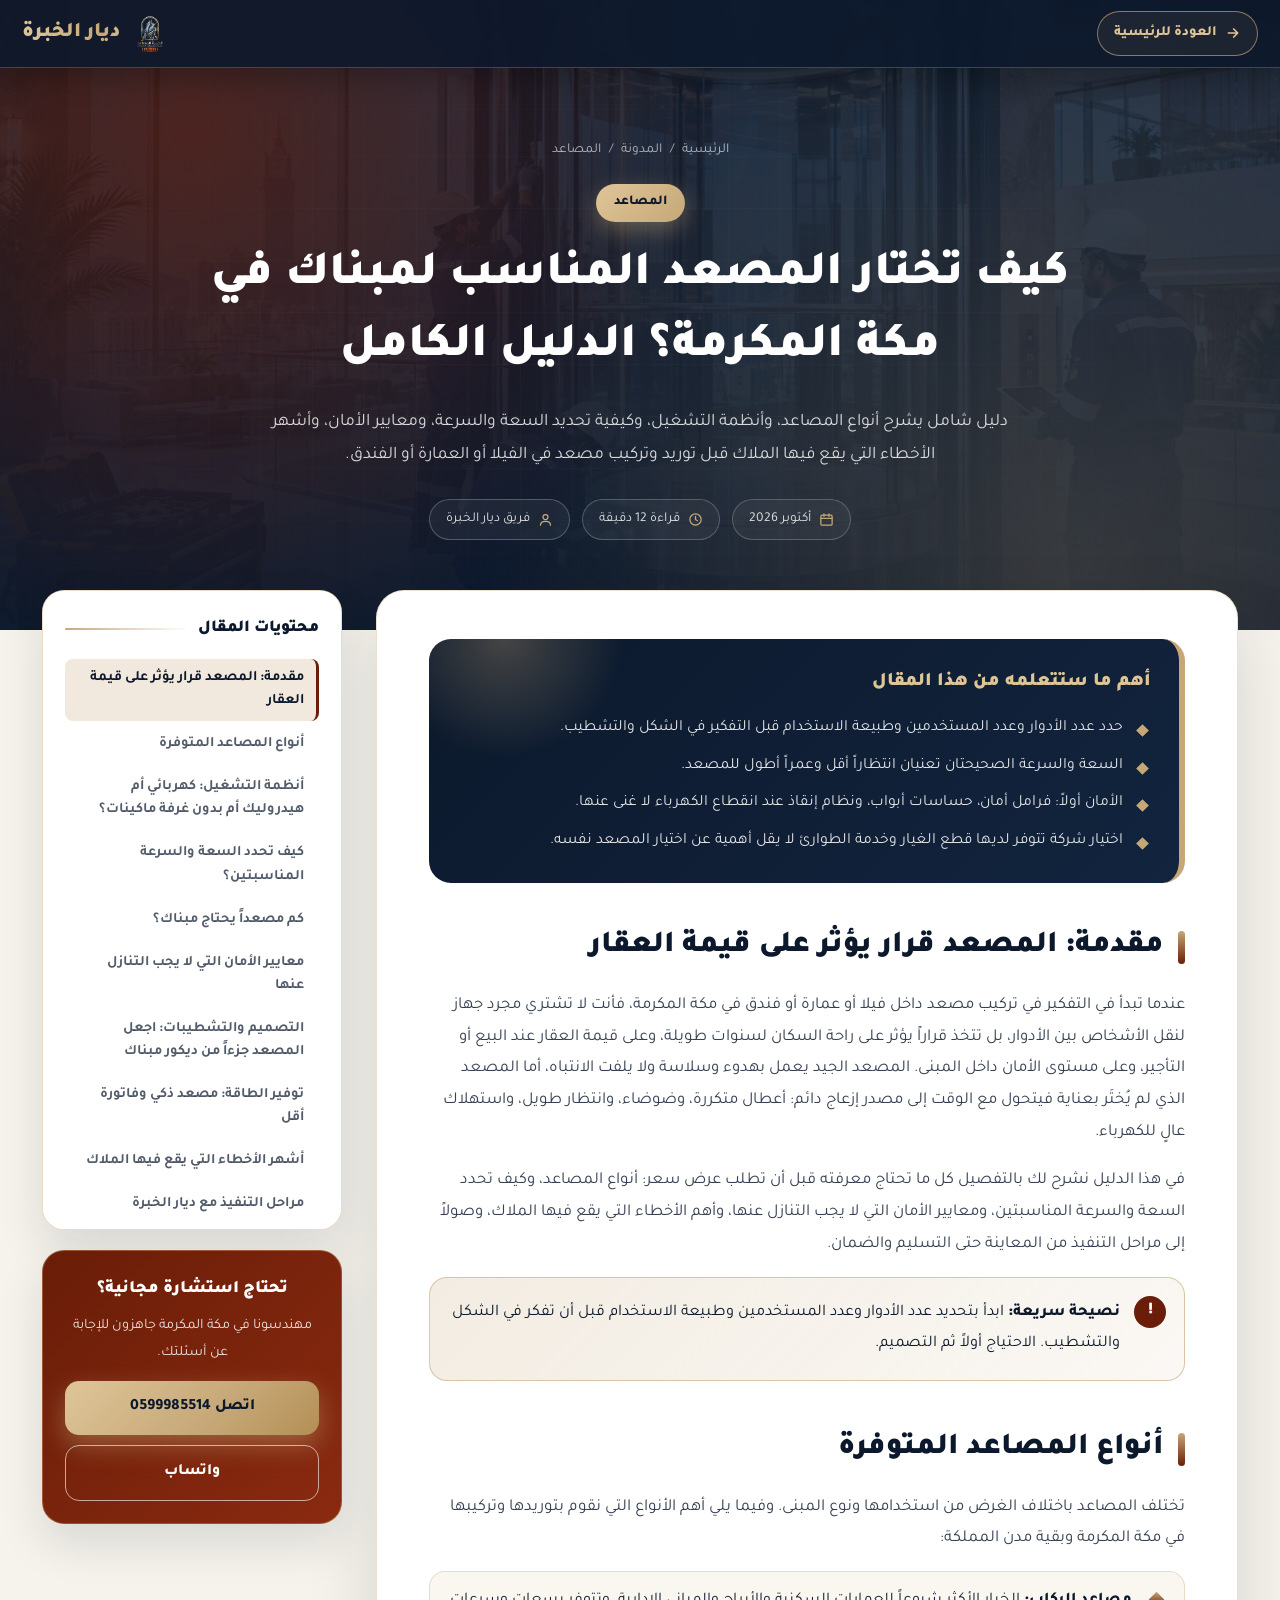
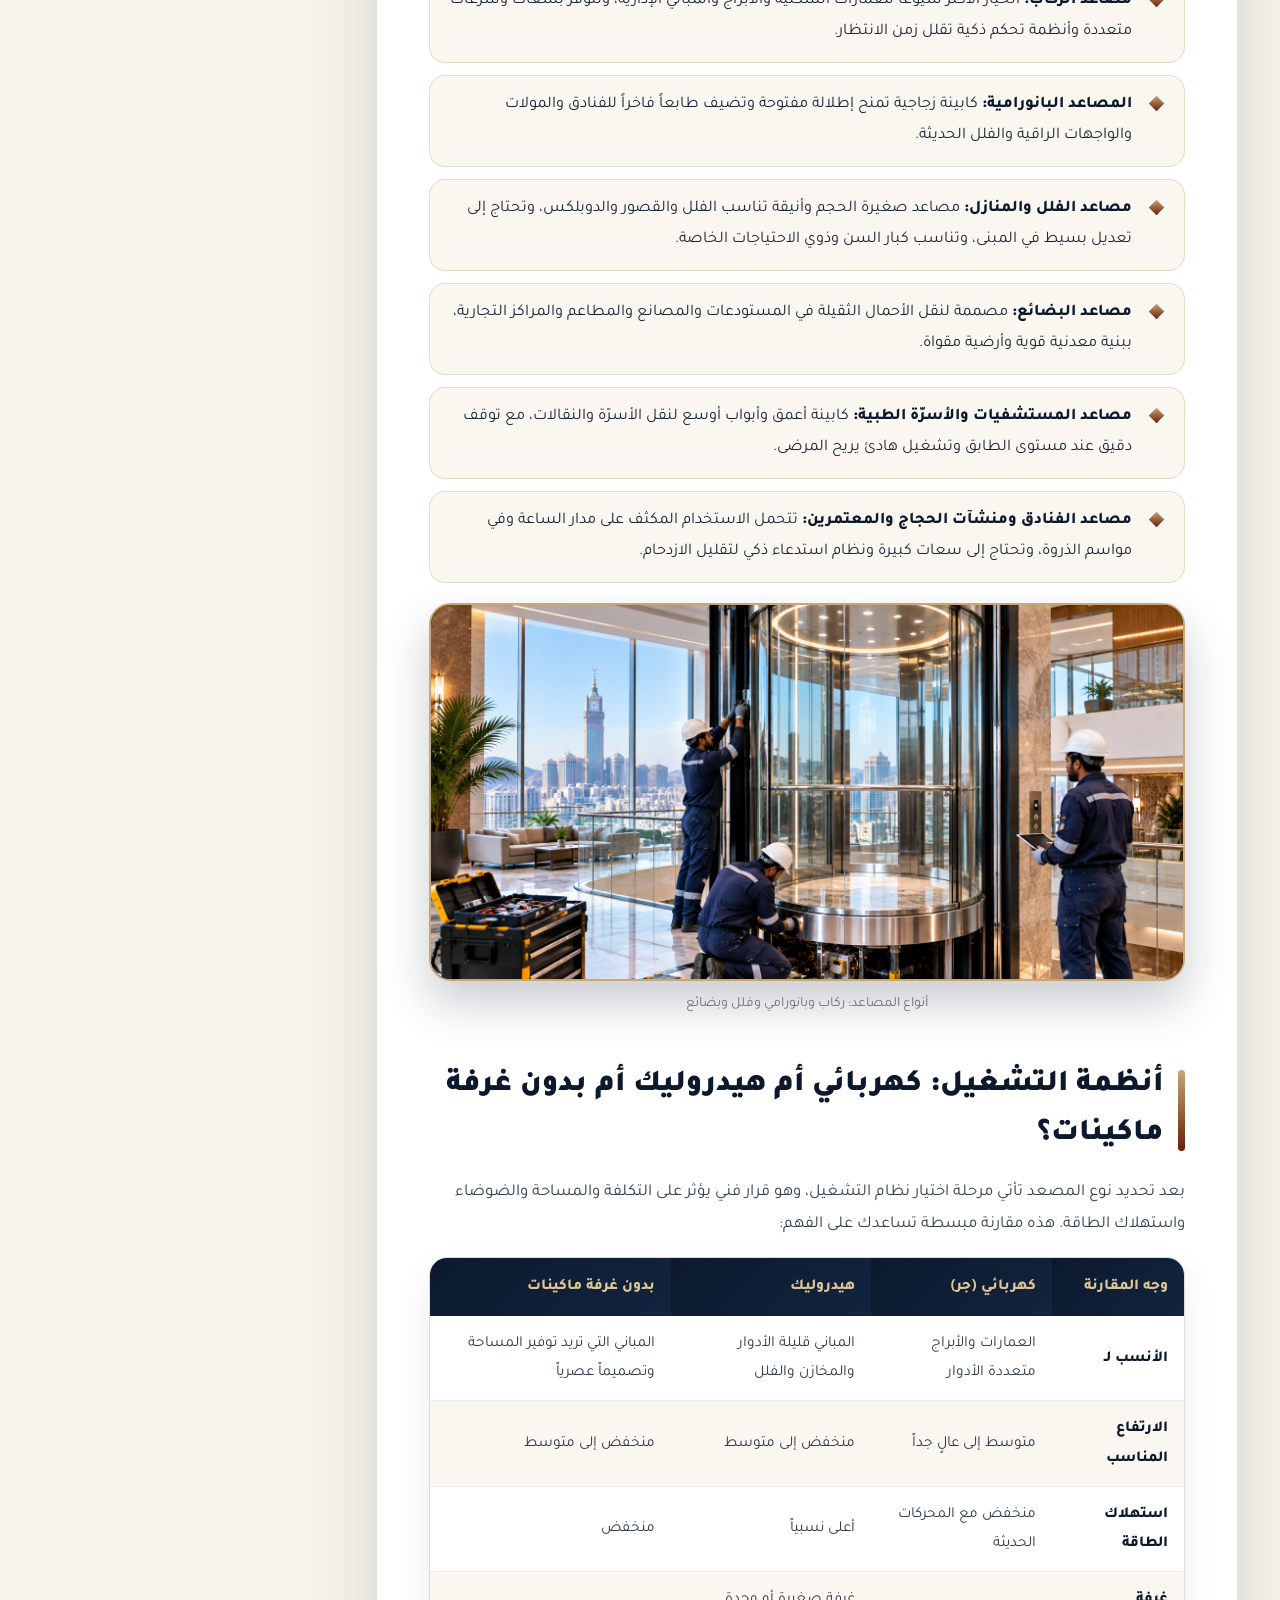
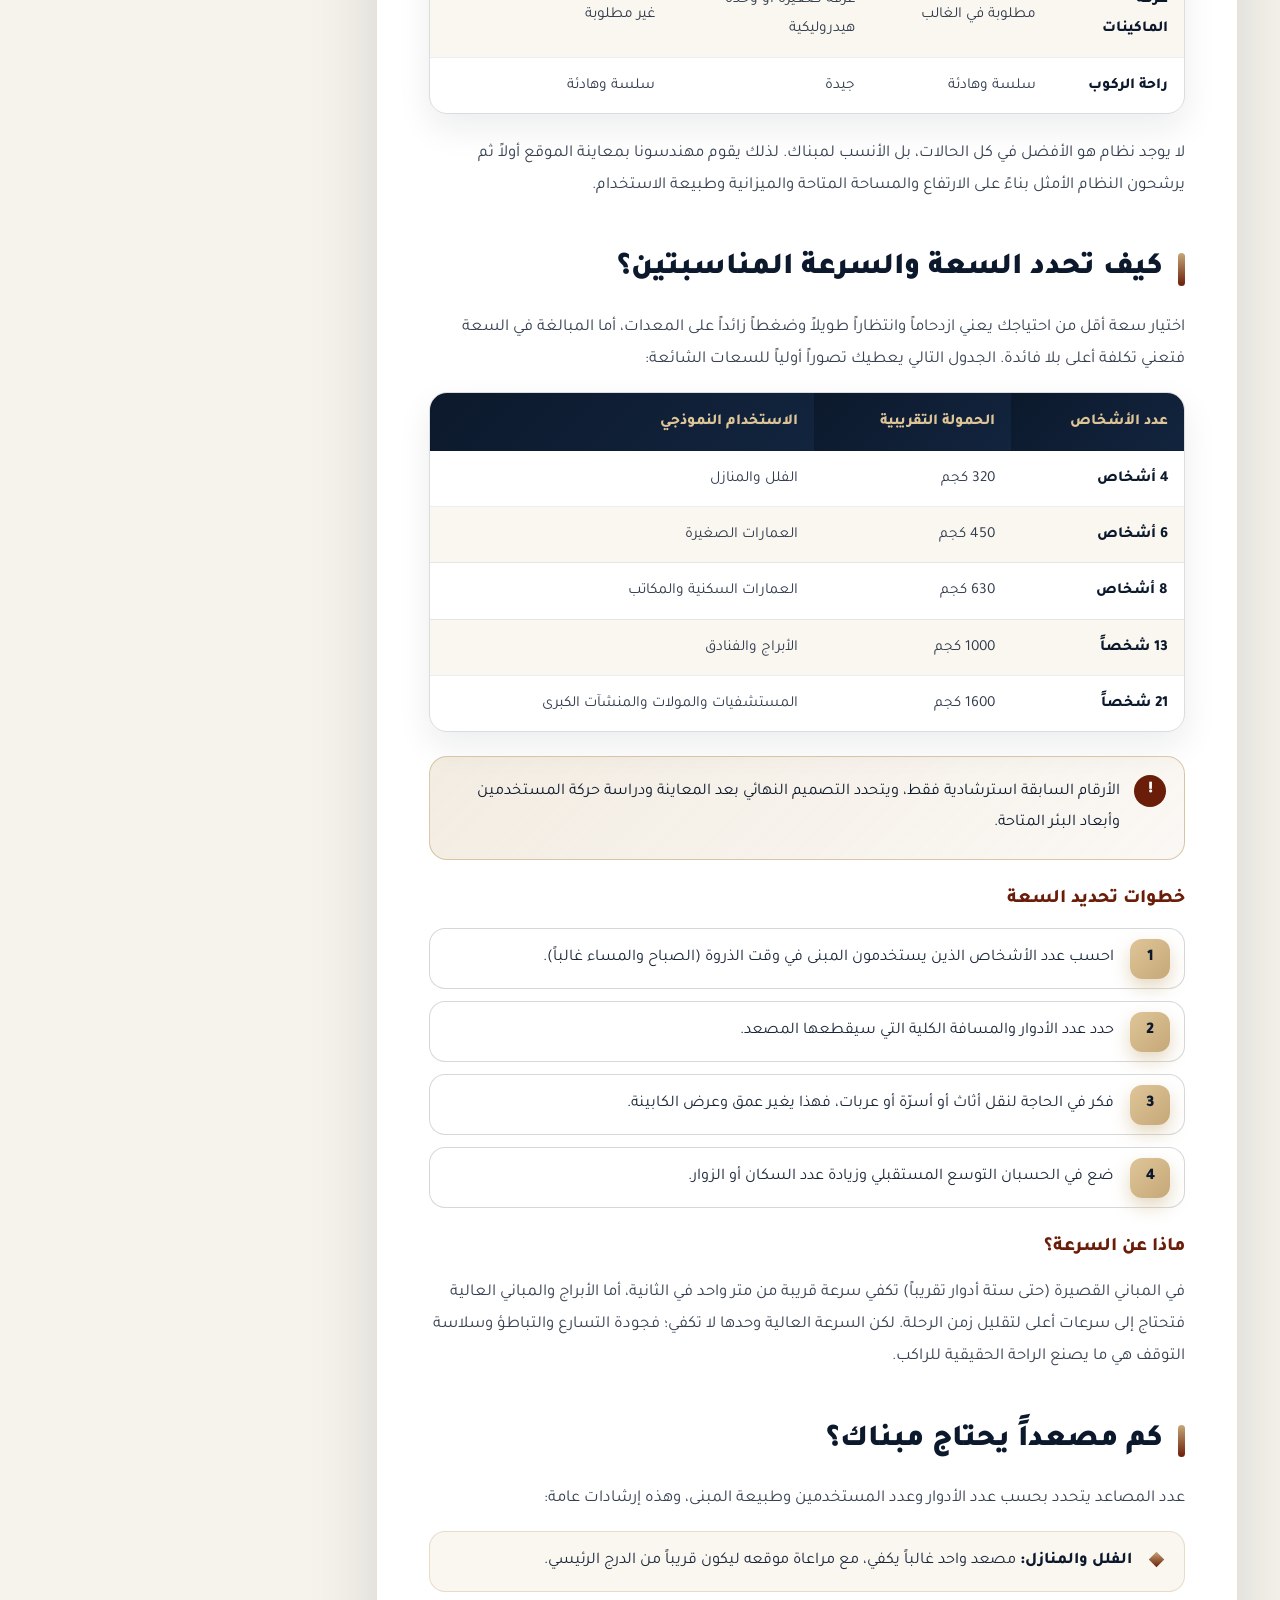
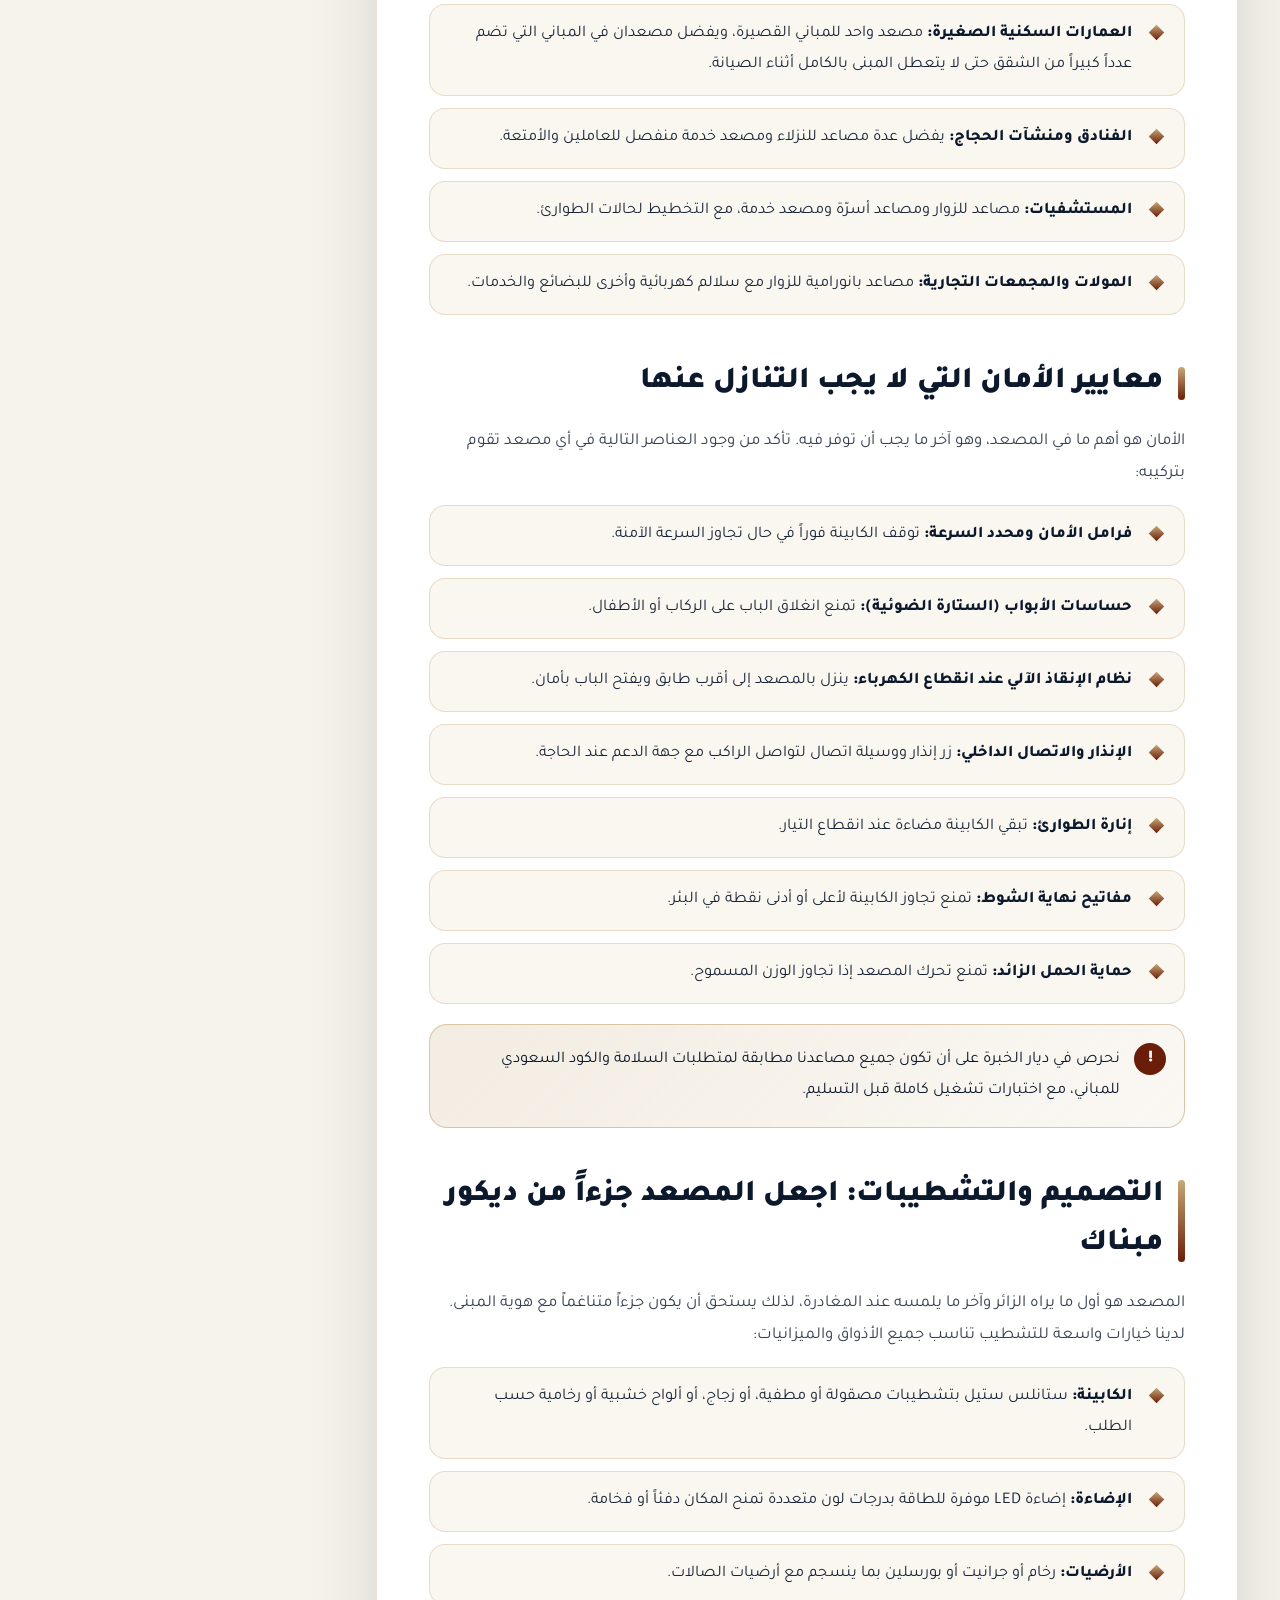
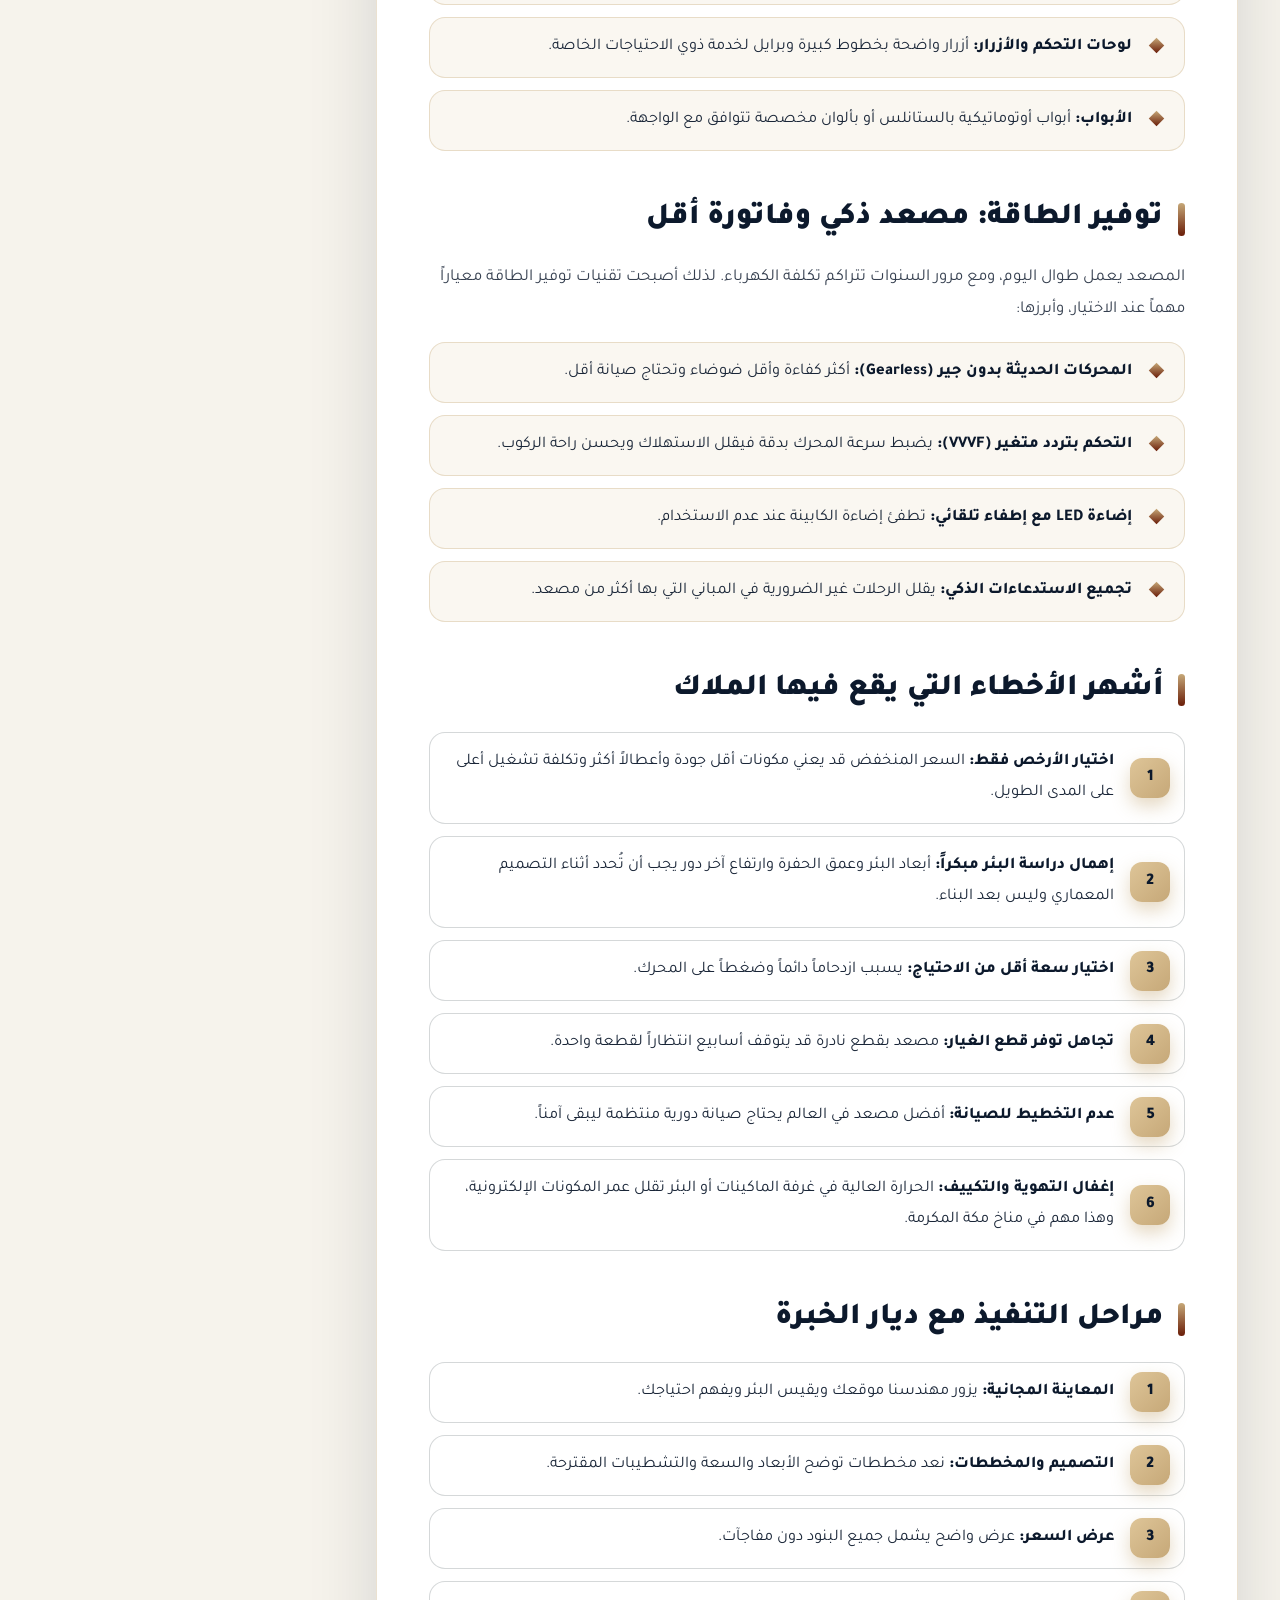
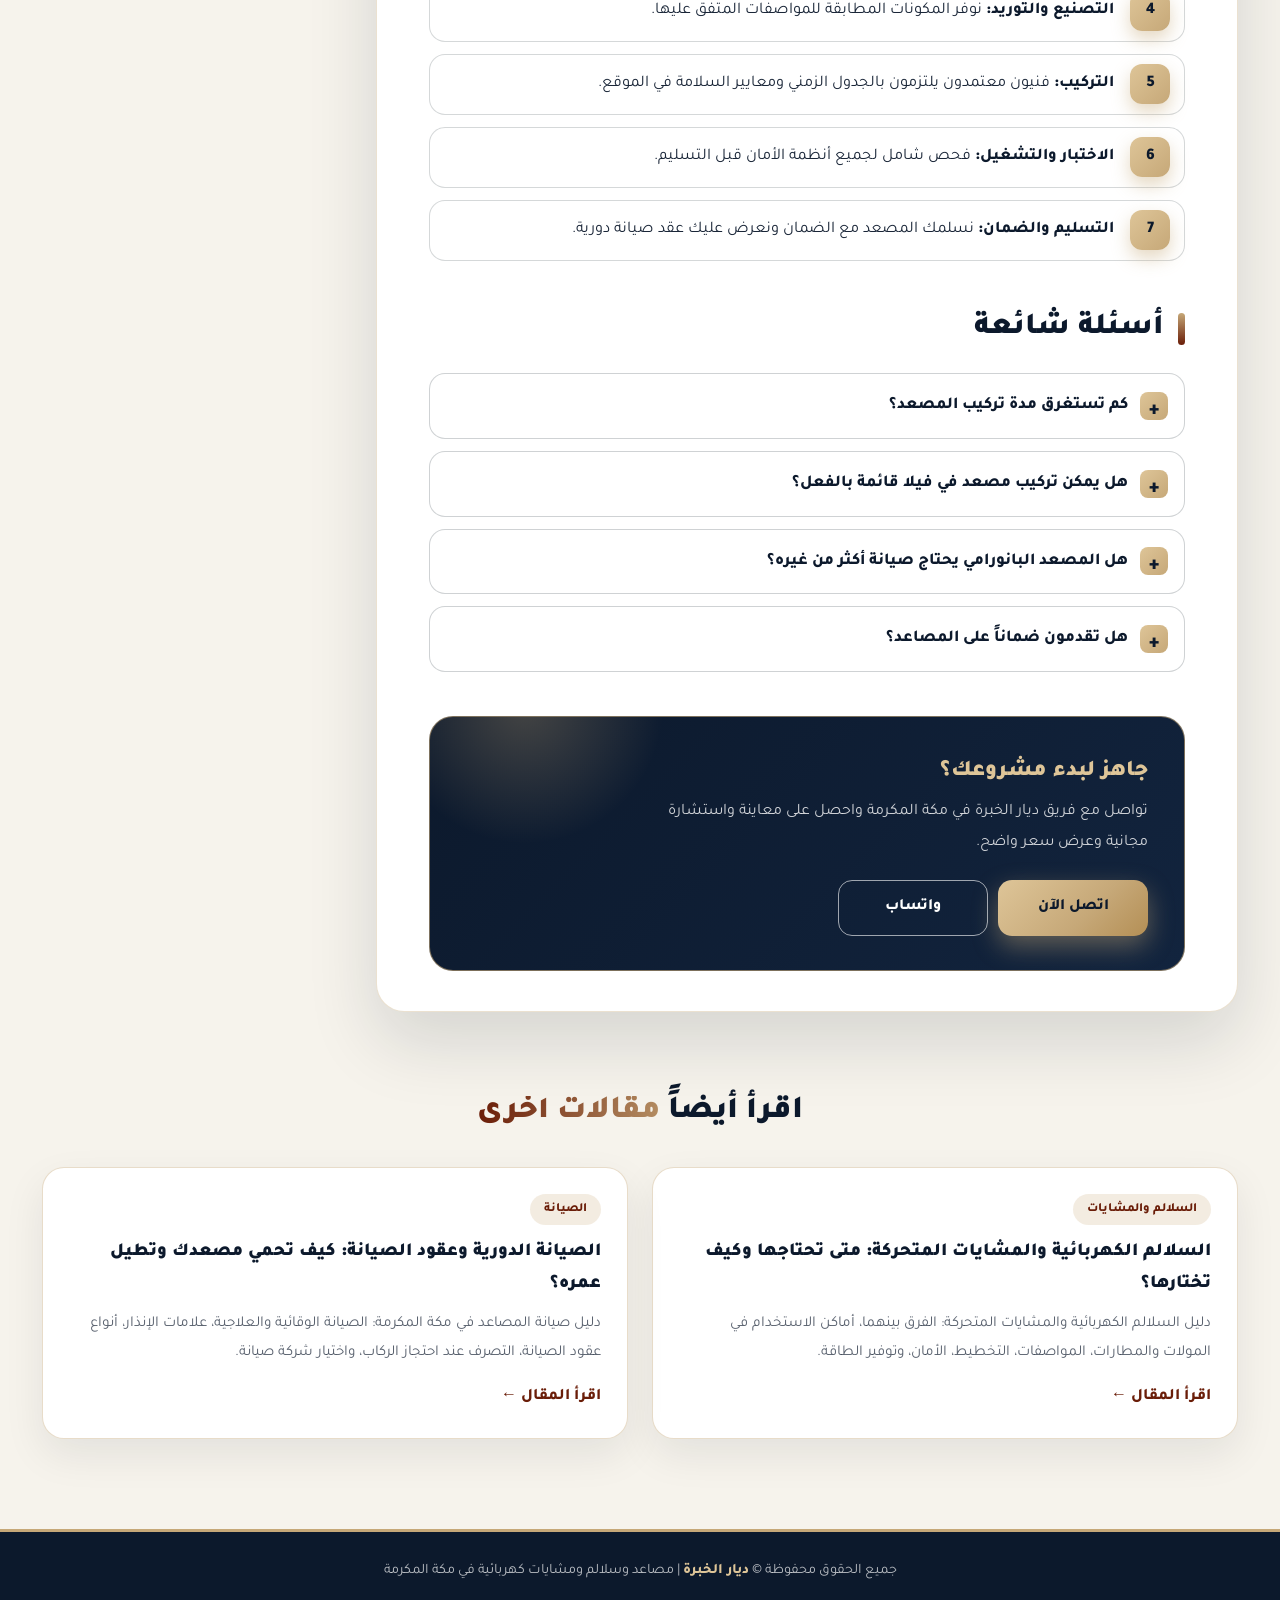
<file: blog.html>
<!DOCTYPE html>
<html lang="ar" dir="rtl">
<head>
<meta charset="UTF-8">
<meta name="viewport" content="width=device-width, initial-scale=1, viewport-fit=cover">
<title>مدونة ديار الخبرة | مقالات المصاعد والسلالم والمشايات الكهربائية</title>
<meta name="description" content="مقالات ونصائح من ديار الخبرة حول تركيب وصيانة المصاعد والسلالم الكهربائية والمشايات المتحركة في مكة المكرمة والسعودية.">
<meta name="keywords" content="مصاعد مكة, تركيب مصاعد, صيانة مصاعد, سلالم كهربائية, مشايات متحركة, عقود صيانة مصاعد, مصاعد فلل, مصاعد بانورامية, ديار الخبرة">
<meta name="robots" content="index, follow">
<meta name="theme-color" content="#0c192c">
<link rel="preconnect" href="https://fonts.googleapis.com">
<link rel="preconnect" href="https://fonts.gstatic.com" crossorigin>
<link href="https://fonts.googleapis.com/css2?family=Tajawal:wght@400;500;700;800;900&display=swap" rel="stylesheet">

<style>
:root {
  --navy: #0c192c;
  --navy-2: #12243e;
  --grey: #767f83;
  --gold: #c6a878;
  --gold-2: #dec598;
  --brown: #6a1d08;
  --paper: #f6f3ec;
  --ink: #1a2638;
  --header-h: 68px;
  --ease: cubic-bezier(.22, .9, .3, 1);
}

*, *::before, *::after { box-sizing: border-box; margin: 0; padding: 0; }

html { scroll-behavior: smooth; -webkit-text-size-adjust: 100%; overflow-x: hidden; scroll-padding-top: 90px; }

body {
  font-family: 'Tajawal', 'Segoe UI', Tahoma, sans-serif;
  background: var(--paper);
  color: var(--ink);
  line-height: 1.9;
  overflow-x: hidden;
  -webkit-tap-highlight-color: transparent;
}

a { color: inherit; text-decoration: none; }
ul, ol { list-style: none; }
img { max-width: 100%; display: block; }

/* progress */
.progress {
  position: fixed;
  top: 0; right: 0;
  height: 4px;
  width: 0;
  z-index: 2000;
  background: linear-gradient(90deg, var(--brown), var(--gold), var(--gold-2));
  box-shadow: 0 0 12px rgba(198, 168, 120, .8);
}

/* header */
.bp-header {
  position: fixed;
  top: 0; right: 0; left: 0;
  z-index: 1500;
  height: var(--header-h);
  background: rgba(12, 25, 44, .88);
  -webkit-backdrop-filter: blur(14px);
  backdrop-filter: blur(14px);
  border-bottom: 1px solid rgba(198, 168, 120, .3);
  box-shadow: 0 8px 30px rgba(0, 0, 0, .3);
}

.bp-header-inner {
  max-width: 1280px;
  height: 100%;
  margin: 0 auto;
  padding: 0 22px;
  display: flex;
  align-items: center;
  justify-content: space-between;
  gap: 14px;
}

.back-btn {
  display: inline-flex;
  align-items: center;
  gap: 8px;
  padding: 8px 16px;
  font-size: .88rem;
  font-weight: 800;
  color: var(--gold-2);
  border: 1.5px solid rgba(198, 168, 120, .65);
  border-radius: 999px;
  background: rgba(198, 168, 120, .08);
  white-space: nowrap;
  transition: background .35s, color .35s, transform .35s var(--ease);
}

.back-btn svg { transition: transform .35s var(--ease); }

.back-btn:hover {
  color: var(--navy);
  background: linear-gradient(135deg, var(--gold-2), var(--gold));
  transform: translateY(-2px);
}

.back-btn:hover svg { transform: translateX(5px); }

.bp-brand {
  display: flex;
  align-items: center;
  gap: 10px;
}

.bp-brand img {
  height: 40px;
  width: auto;
  max-width: 90px;
  object-fit: contain;
}

.bp-brand span {
  font-size: 1.3rem;
  font-weight: 900;
  background: linear-gradient(90deg, var(--gold-2), var(--gold), #fff, var(--gold));
  background-size: 250% 100%;
  -webkit-background-clip: text;
  background-clip: text;
  color: transparent;
  -webkit-text-fill-color: transparent;
  animation: shine 6s linear infinite;
  white-space: nowrap;
}

@keyframes shine { to { background-position: -250% 0; } }

/* hero */
.bp-hero {
  position: relative;
  padding: calc(var(--header-h) + 70px) 22px 90px;
  background: linear-gradient(160deg, var(--navy), var(--navy-2) 60%, var(--navy));
  color: #fff;
  overflow: hidden;
  isolation: isolate;
}

.hero-img {
  position: absolute;
  inset: 0;
  z-index: -3;
  width: 100%;
  height: 100%;
  object-fit: cover;
  opacity: .28;
}

.bp-hero::before {
  content: "";
  position: absolute;
  inset: 0;
  z-index: -2;
  background:
    radial-gradient(circle at 15% 20%, rgba(106, 29, 8, .6), transparent 45%),
    radial-gradient(circle at 85% 90%, rgba(198, 168, 120, .22), transparent 50%),
    linear-gradient(180deg, rgba(12, 25, 44, .55), rgba(12, 25, 44, .95));
}

.bp-hero::after {
  content: "";
  position: absolute;
  inset: 0;
  z-index: -1;
  opacity: .45;
  background-image:
    linear-gradient(rgba(198, 168, 120, .07) 1px, transparent 1px),
    linear-gradient(90deg, rgba(198, 168, 120, .07) 1px, transparent 1px);
  background-size: 52px 52px;
  -webkit-mask-image: radial-gradient(ellipse at center, #000 30%, transparent 85%);
  mask-image: radial-gradient(ellipse at center, #000 30%, transparent 85%);
}

.hero-inner { max-width: 900px; margin: 0 auto; text-align: center; }

.crumbs {
  display: flex;
  flex-wrap: wrap;
  justify-content: center;
  gap: 8px;
  margin-bottom: 20px;
  font-size: .85rem;
  color: rgba(255, 255, 255, .65);
}

.crumbs a:hover { color: var(--gold-2); }

.cat-chip {
  display: inline-block;
  padding: 6px 18px;
  margin-bottom: 18px;
  font-size: .85rem;
  font-weight: 800;
  color: var(--navy);
  background: linear-gradient(135deg, var(--gold-2), var(--gold));
  border-radius: 999px;
  box-shadow: 0 8px 22px rgba(198, 168, 120, .4);
}

.hero-title {
  font-size: clamp(1.7rem, 4.4vw, 3rem);
  font-weight: 900;
  line-height: 1.5;
  margin-bottom: 22px;
}

.hero-lead {
  max-width: 740px;
  margin: 0 auto 26px;
  font-size: 1.1rem;
  color: rgba(255, 255, 255, .82);
}

.hero-meta {
  display: flex;
  flex-wrap: wrap;
  justify-content: center;
  gap: 12px;
}

.hero-meta span {
  display: inline-flex;
  align-items: center;
  gap: 8px;
  padding: 7px 16px;
  font-size: .85rem;
  color: rgba(255, 255, 255, .85);
  border: 1px solid rgba(118, 127, 131, .6);
  border-radius: 999px;
  background: rgba(118, 127, 131, .12);
}

.hero-meta svg { color: var(--gold); }

/* layout */
.bp-wrap {
  max-width: 1240px;
  margin: -40px auto 0;
  padding: 0 22px 70px;
  display: grid;
  grid-template-columns: minmax(0, 1fr) 300px;
  gap: 34px;
  align-items: start;
  position: relative;
  z-index: 2;
}

.article {
  background: #fff;
  border-radius: 28px;
  padding: 48px 52px 40px;
  border: 1px solid rgba(198, 168, 120, .35);
  box-shadow: 0 30px 70px rgba(12, 25, 44, .14);
}

/* takeaways */
.takeaways {
  position: relative;
  margin-bottom: 40px;
  padding: 26px 28px;
  color: #fff;
  background: linear-gradient(135deg, var(--navy), var(--navy-2));
  border-radius: 22px;
  border-right: 6px solid var(--gold);
  overflow: hidden;
}

.takeaways::before {
  content: "";
  position: absolute;
  top: -50%;
  left: -6%;
  width: 240px;
  height: 240px;
  border-radius: 50%;
  background: radial-gradient(circle, rgba(198, 168, 120, .3), transparent 70%);
}

.takeaways h2 {
  position: relative;
  font-size: 1.2rem;
  font-weight: 900;
  color: var(--gold-2);
  margin-bottom: 12px;
}

.takeaways ul { position: relative; display: grid; gap: 8px; }

.takeaways li {
  position: relative;
  padding-right: 28px;
  font-size: .98rem;
  color: rgba(255, 255, 255, .88);
}

.takeaways li::before {
  content: "";
  position: absolute;
  top: 12px;
  right: 4px;
  width: 9px;
  height: 9px;
  background: var(--gold);
  transform: rotate(45deg);
}

/* content */
.sec { margin-bottom: 44px; }

.sec h2 {
  position: relative;
  font-size: clamp(1.4rem, 2.8vw, 1.9rem);
  font-weight: 900;
  line-height: 1.6;
  color: var(--navy);
  margin-bottom: 18px;
  padding-right: 22px;
}

.sec h2::before {
  content: "";
  position: absolute;
  top: 8px;
  right: 0;
  width: 7px;
  height: calc(100% - 16px);
  min-height: 26px;
  border-radius: 4px;
  background: linear-gradient(180deg, var(--gold), var(--brown));
}

.sec h3 {
  font-size: 1.2rem;
  font-weight: 800;
  color: var(--brown);
  margin: 22px 0 10px;
}

.sec p {
  font-size: 1.05rem;
  color: rgba(26, 38, 56, .88);
  margin-bottom: 16px;
}

.sec b { color: var(--navy); font-weight: 800; }

.sec ul.bul { display: grid; gap: 12px; margin: 6px 0 20px; }

.sec ul.bul li {
  position: relative;
  padding: 14px 52px 14px 16px;
  font-size: 1.02rem;
  background: #faf7f1;
  border: 1px solid rgba(198, 168, 120, .35);
  border-radius: 16px;
  transition: transform .35s var(--ease), box-shadow .35s var(--ease), border-color .35s;
}

.sec ul.bul li::before {
  content: "";
  position: absolute;
  top: 22px;
  right: 22px;
  width: 11px;
  height: 11px;
  background: linear-gradient(135deg, var(--gold), var(--brown));
  transform: rotate(45deg);
}

.sec ul.bul li:hover {
  transform: translateX(-6px);
  border-color: var(--gold);
  box-shadow: 0 12px 28px rgba(198, 168, 120, .3);
}

.sec ol.steps { counter-reset: st; display: grid; gap: 12px; margin: 6px 0 20px; }

.sec ol.steps li {
  counter-increment: st;
  position: relative;
  min-height: 56px;
  padding: 14px 70px 14px 16px;
  font-size: 1.02rem;
  background: #fff;
  border: 1px solid rgba(118, 127, 131, .3);
  border-radius: 16px;
  transition: transform .35s var(--ease), box-shadow .35s var(--ease);
}

.sec ol.steps li::before {
  content: counter(st);
  position: absolute;
  top: 50%;
  right: 14px;
  transform: translateY(-50%);
  width: 40px;
  height: 40px;
  display: grid;
  place-items: center;
  font-weight: 900;
  color: var(--navy);
  background: linear-gradient(135deg, var(--gold-2), var(--gold));
  border-radius: 12px;
  box-shadow: 0 8px 18px rgba(198, 168, 120, .45);
}

.sec ol.steps li:hover {
  transform: translateX(-6px);
  box-shadow: 0 12px 28px rgba(12, 25, 44, .12);
}

.note {
  position: relative;
  margin: 8px 0 22px;
  padding: 20px 24px 20px 20px;
  padding-right: 64px;
  font-size: 1.02rem;
  color: var(--navy);
  background: linear-gradient(135deg, rgba(198, 168, 120, .22), rgba(198, 168, 120, .08));
  border: 1px solid rgba(198, 168, 120, .6);
  border-radius: 18px;
}

.note::before {
  content: "!";
  position: absolute;
  top: 18px;
  right: 18px;
  width: 32px;
  height: 32px;
  display: grid;
  place-items: center;
  font-weight: 900;
  color: #fff;
  background: var(--brown);
  border-radius: 50%;
}

.tbl-wrap {
  overflow-x: auto;
  margin: 8px 0 24px;
  border-radius: 18px;
  border: 1px solid rgba(12, 25, 44, .15);
  box-shadow: 0 14px 34px rgba(12, 25, 44, .08);
}

table { width: 100%; min-width: 560px; border-collapse: collapse; font-size: .96rem; }

thead th {
  padding: 14px 16px;
  text-align: right;
  font-weight: 800;
  color: var(--gold-2);
  background: linear-gradient(135deg, var(--navy), var(--navy-2));
}

tbody td {
  padding: 13px 16px;
  border-top: 1px solid rgba(12, 25, 44, .08);
  color: rgba(26, 38, 56, .9);
}

tbody tr:nth-child(even) { background: #faf7f1; }
tbody tr:hover { background: rgba(198, 168, 120, .18); }
tbody td:first-child { font-weight: 800; color: var(--navy); }

figure.pic { margin: 10px 0 26px; }

.pic-box {
  position: relative;
  aspect-ratio: 16 / 8;
  border-radius: 22px;
  overflow: hidden;
  background: var(--navy);
  border: 2px solid var(--gold);
  box-shadow: 0 22px 46px rgba(12, 25, 44, .22);
}

.pic-box img { position: absolute; inset: 0; z-index: 2; width: 100%; height: 100%; object-fit: cover; }

.pic-fb {
  position: absolute;
  inset: 0;
  z-index: 1;
  display: grid;
  place-items: center;
  padding: 20px;
  text-align: center;
  font-weight: 700;
  font-size: .9rem;
  color: rgba(198, 168, 120, .8);
  background:
    repeating-linear-gradient(45deg, rgba(198, 168, 120, .06) 0 12px, transparent 12px 24px),
    linear-gradient(135deg, var(--navy-2), var(--navy));
}

figure.pic figcaption { margin-top: 10px; text-align: center; font-size: .88rem; color: var(--grey); }

/* faq */
.faq { margin-top: 10px; }

.faq h2 { margin-bottom: 20px; }

.faq details {
  margin-bottom: 12px;
  background: #fff;
  border: 1px solid rgba(118, 127, 131, .35);
  border-radius: 16px;
  overflow: hidden;
  transition: border-color .3s, box-shadow .3s;
}

.faq details[open] {
  border-color: var(--gold);
  box-shadow: 0 14px 32px rgba(198, 168, 120, .3);
}

.faq summary {
  position: relative;
  list-style: none;
  cursor: pointer;
  padding: 16px 56px 16px 18px;
  font-size: 1.04rem;
  font-weight: 800;
  color: var(--navy);
}

.faq summary::-webkit-details-marker { display: none; }

.faq summary::before {
  content: "+";
  position: absolute;
  top: 50%;
  right: 16px;
  transform: translateY(-50%);
  width: 28px;
  height: 28px;
  display: grid;
  place-items: center;
  font-size: 1.3rem;
  font-weight: 900;
  color: var(--navy);
  background: linear-gradient(135deg, var(--gold-2), var(--gold));
  border-radius: 8px;
  transition: transform .35s var(--ease);
}

.faq details[open] summary::before { content: "−"; transform: translateY(-50%) rotate(180deg); }

.faq details p { padding: 0 18px 18px; margin: 0; font-size: 1rem; color: rgba(26, 38, 56, .85); }

/* aside */
.aside { position: sticky; top: calc(var(--header-h) + 22px); display: grid; gap: 20px; }

.toc, .aside-cta {
  border-radius: 22px;
  padding: 22px;
  border: 1px solid rgba(198, 168, 120, .4);
  box-shadow: 0 20px 46px rgba(12, 25, 44, .12);
}

.toc { background: #fff; max-height: calc(100vh - 260px); overflow-y: auto; }

.toc h3 {
  display: flex;
  align-items: center;
  gap: 10px;
  margin-bottom: 14px;
  font-size: 1.05rem;
  font-weight: 900;
  color: var(--navy);
}

.toc h3::after {
  content: "";
  flex: 1;
  height: 2px;
  border-radius: 2px;
  background: linear-gradient(90deg, var(--gold), transparent);
}

.toc ol { display: grid; gap: 4px; }

.toc a {
  display: block;
  padding: 8px 12px;
  font-size: .9rem;
  font-weight: 700;
  line-height: 1.6;
  color: rgba(26, 38, 56, .75);
  border-right: 3px solid transparent;
  border-radius: 8px;
  transition: background .3s, color .3s, border-color .3s;
}

.toc a:hover { background: rgba(198, 168, 120, .15); color: var(--navy); }

.toc a.on {
  color: var(--navy);
  background: rgba(198, 168, 120, .25);
  border-right-color: var(--brown);
}

.aside-cta {
  text-align: center;
  color: #fff;
  background: linear-gradient(135deg, var(--brown), #8a2a10);
}

.aside-cta h3 { font-size: 1.1rem; font-weight: 900; margin-bottom: 6px; }
.aside-cta p { font-size: .9rem; margin-bottom: 14px; color: rgba(255, 255, 255, .85); }

.btn {
  display: inline-flex;
  align-items: center;
  justify-content: center;
  gap: 8px;
  width: 100%;
  padding: 12px 20px;
  font-family: inherit;
  font-size: .98rem;
  font-weight: 800;
  border-radius: 14px;
  transition: transform .35s var(--ease), box-shadow .35s var(--ease);
}

.btn + .btn { margin-top: 10px; }
.btn:hover { transform: translateY(-3px); }

.btn-gold {
  color: var(--navy);
  background: linear-gradient(135deg, var(--gold-2), var(--gold) 60%, #b48f55);
  box-shadow: 0 10px 26px rgba(198, 168, 120, .45);
}

.btn-line { color: #fff; border: 1.5px solid rgba(255, 255, 255, .6); }
.btn-line:hover { background: rgba(255, 255, 255, .12); }

/* bottom cta */
.bottom-cta {
  position: relative;
  margin-top: 10px;
  padding: 34px 36px;
  display: flex;
  align-items: center;
  justify-content: space-between;
  flex-wrap: wrap;
  gap: 22px;
  color: #fff;
  background: linear-gradient(135deg, var(--navy), var(--navy-2));
  border: 1px solid rgba(198, 168, 120, .6);
  border-radius: 24px;
  overflow: hidden;
}

.bottom-cta::before {
  content: "";
  position: absolute;
  top: -60%;
  left: -6%;
  width: 280px;
  height: 280px;
  border-radius: 50%;
  background: radial-gradient(circle, rgba(198, 168, 120, .3), transparent 70%);
}

.bottom-cta > div { position: relative; }
.bottom-cta h3 { font-size: 1.4rem; font-weight: 900; margin-bottom: 4px; color: var(--gold-2); }
.bottom-cta p { color: rgba(255, 255, 255, .8); max-width: 520px; margin: 0; font-size: 1rem; }
.bottom-cta .acts { display: flex; flex-wrap: wrap; gap: 10px; }
.bottom-cta .btn { width: auto; min-width: 150px; margin: 0; }

/* related */
.related { max-width: 1240px; margin: 0 auto; padding: 0 22px 90px; }

.related h2 {
  font-size: clamp(1.4rem, 3vw, 2rem);
  font-weight: 900;
  color: var(--navy);
  margin-bottom: 24px;
  text-align: center;
}

.related h2 em {
  font-style: normal;
  background: linear-gradient(90deg, var(--brown), var(--gold), var(--brown));
  background-size: 250% 100%;
  -webkit-background-clip: text;
  background-clip: text;
  color: transparent;
  -webkit-text-fill-color: transparent;
  animation: shine 6s linear infinite;
}

.rel-grid { display: grid; grid-template-columns: repeat(2, 1fr); gap: 24px; }

.rel-card {
  display: block;
  padding: 26px;
  background: #fff;
  border: 1px solid rgba(198, 168, 120, .4);
  border-radius: 22px;
  box-shadow: 0 16px 40px rgba(12, 25, 44, .08);
  transition: transform .45s var(--ease), box-shadow .45s var(--ease), border-color .4s;
}

.rel-card:hover { transform: translateY(-8px); border-color: var(--gold); box-shadow: 0 26px 56px rgba(198, 168, 120, .35); }

.rel-card small {
  display: inline-block;
  padding: 4px 14px;
  margin-bottom: 12px;
  font-size: .78rem;
  font-weight: 800;
  color: var(--brown);
  background: rgba(198, 168, 120, .22);
  border-radius: 999px;
}

.rel-card h3 { font-size: 1.15rem; font-weight: 900; line-height: 1.7; color: var(--navy); margin-bottom: 10px; }
.rel-card p { font-size: .95rem; color: rgba(26, 38, 56, .72); margin-bottom: 14px; }
.rel-card span { font-weight: 800; color: var(--brown); }

/* footer */
.bp-footer {
  padding: 26px 22px;
  text-align: center;
  font-size: .9rem;
  color: rgba(255, 255, 255, .7);
  background: var(--navy);
  border-top: 3px solid var(--gold);
}

.bp-footer a { color: var(--gold-2); font-weight: 800; }

/* reveal */
.rv { opacity: 0; transform: translateY(34px); transition: opacity .8s var(--ease), transform .8s var(--ease); }
.rv.in { opacity: 1; transform: none; }

/* responsive */
@media (max-width: 1024px) {
  .bp-wrap { grid-template-columns: 1fr; margin-top: -30px; }
  .aside { position: static; order: -1; }
  .toc { max-height: none; }
  .aside-cta { display: none; }
}

@media (max-width: 640px) {
  :root { --header-h: 62px; }
  .bp-header-inner { padding: 0 14px; }
  .back-btn { padding: 7px 12px; font-size: .8rem; }
  .bp-brand img { height: 34px; }
  .bp-brand span { font-size: 1.1rem; }
  .bp-hero { padding: calc(var(--header-h) + 46px) 18px 76px; }
  .bp-wrap { padding: 0 14px 54px; gap: 22px; }
  .article { padding: 28px 18px 26px; border-radius: 22px; }
  .sec ul.bul li { padding: 13px 46px 13px 14px; }
  .sec ul.bul li::before { right: 18px; }
  .sec ol.steps li { padding: 13px 64px 13px 14px; }
  .rel-grid { grid-template-columns: 1fr; }
  .related { padding: 0 14px 64px; }
  .bottom-cta { padding: 26px 20px; text-align: center; justify-content: center; }
  .bottom-cta .acts { width: 100%; justify-content: center; }
  .bottom-cta .btn { width: 100%; }
}

@media (prefers-reduced-motion: reduce) {
  *, *::before, *::after { animation-duration: .01ms !important; transition-duration: .01ms !important; }
  html { scroll-behavior: auto; }
}
</style>
</head>

<body>

<div class="progress" id="progress"></div>

<header class="bp-header">
  <div class="bp-header-inner">
    <a href="index.html" class="back-btn" aria-label="العودة للرئيسية">
      <svg viewBox="0 0 24 24" width="16" height="16" fill="none" stroke="currentColor" stroke-width="2.5" stroke-linecap="round" stroke-linejoin="round" aria-hidden="true"><path d="M5 12h14M13 6l6 6-6 6"/></svg>
      <span>العودة للرئيسية</span>
    </a>
    <a href="index.html" class="bp-brand" aria-label="ديار الخبرة">
      <img src="images/image-removebg-preview.png" alt="شعار ديار الخبرة" onerror="this.style.display='none'">
      <span>ديار الخبرة</span>
    </a>
  </div>
</header>

<main id="app">
  <section class="bp-hero" id="hero">
    <img class="hero-img" id="heroImg" src="" alt="" onerror="this.style.display='none'">
    <div class="hero-inner">
      <nav class="crumbs" aria-label="مسار التنقل">
        <a href="index.html">الرئيسية</a><span>/</span>
        <a href="index.html#blog">المدونة</a><span>/</span>
        <span id="crumbCat"></span>
      </nav>
      <span class="cat-chip" id="catChip"></span>
      <h1 class="hero-title" id="postTitle"></h1>
      <p class="hero-lead" id="postLead"></p>
      <div class="hero-meta" id="postMeta"></div>
    </div>
  </section>

  <div class="bp-wrap">
    <article class="article" id="article"></article>

    <aside class="aside">
      <nav class="toc" aria-label="فهرس المقال">
        <h3>محتويات المقال</h3>
        <ol id="tocList"></ol>
      </nav>
      <div class="aside-cta">
        <h3>تحتاج استشارة مجانية؟</h3>
        <p>مهندسونا في مكة المكرمة جاهزون للإجابة عن أسئلتك.</p>
        <a href="tel:0599985514" class="btn btn-gold">اتصل 0599985514</a>
        <a href="https://wa.me/966599985514" class="btn btn-line" target="_blank" rel="noopener">واتساب</a>
      </div>
    </aside>
  </div>

  <section class="related">
    <h2>اقرأ أيضاً <em>مقالات أخرى</em></h2>
    <div class="rel-grid" id="relGrid"></div>
  </section>
</main>

<footer class="bp-footer">
  جميع الحقوق محفوظة © <a href="index.html">ديار الخبرة</a> | مصاعد وسلالم ومشايات كهربائية في مكة المكرمة
</footer>

<script>
(function () {
  'use strict';

  var PHONE = '0599985514';

  var ICON_CAL = '<svg viewBox="0 0 24 24" width="15" height="15" fill="none" stroke="currentColor" stroke-width="2" stroke-linecap="round" stroke-linejoin="round"><rect x="3" y="5" width="18" height="16" rx="2"/><path d="M3 10h18M8 3v4M16 3v4"/></svg>';
  var ICON_CLK = '<svg viewBox="0 0 24 24" width="15" height="15" fill="none" stroke="currentColor" stroke-width="2" stroke-linecap="round" stroke-linejoin="round"><circle cx="12" cy="12" r="9"/><path d="M12 7v5l3 2"/></svg>';
  var ICON_USER = '<svg viewBox="0 0 24 24" width="15" height="15" fill="none" stroke="currentColor" stroke-width="2" stroke-linecap="round" stroke-linejoin="round"><circle cx="12" cy="8" r="4"/><path d="M4 21c0-4 4-6 8-6s8 2 8 6"/></svg>';
  var POSTS = {

    elevators: {
      cat: 'المصاعد',
      title: 'كيف تختار المصعد المناسب لمبناك في مكة المكرمة؟ الدليل الكامل',
      lead: 'دليل شامل يشرح أنواع المصاعد، وأنظمة التشغيل، وكيفية تحديد السعة والسرعة، ومعايير الأمان، وأشهر الأخطاء التي يقع فيها الملاك قبل توريد وتركيب مصعد في الفيلا أو العمارة أو الفندق.',
      date: 'أكتوبر 2026',
      read: '12 دقيقة',
      img: 'images/serv2.png',
      desc: 'دليل كامل لاختيار المصعد المناسب في مكة المكرمة: أنواع مصاعد الركاب والبانوراما والفلل والبضائع، السعة والسرعة، الأمان، التصميم، وتوفير الطاقة.',
      takeaways: [
        'حدد عدد الأدوار وعدد المستخدمين وطبيعة الاستخدام قبل التفكير في الشكل والتشطيب.',
        'السعة والسرعة الصحيحتان تعنيان انتظاراً أقل وعمراً أطول للمصعد.',
        'الأمان أولاً: فرامل أمان، حساسات أبواب، ونظام إنقاذ عند انقطاع الكهرباء لا غنى عنها.',
        'اختيار شركة تتوفر لديها قطع الغيار وخدمة الطوارئ لا يقل أهمية عن اختيار المصعد نفسه.'
      ],
      sections: [
        { id: 'intro', title: 'مقدمة: المصعد قرار يؤثر على قيمة العقار', blocks: [
          { t: 'p', x: 'عندما تبدأ في التفكير في تركيب مصعد داخل فيلا أو عمارة أو فندق في مكة المكرمة، فأنت لا تشتري مجرد جهاز لنقل الأشخاص بين الأدوار، بل تتخذ قراراً يؤثر على راحة السكان لسنوات طويلة، وعلى قيمة العقار عند البيع أو التأجير، وعلى مستوى الأمان داخل المبنى. المصعد الجيد يعمل بهدوء وسلاسة ولا يلفت الانتباه، أما المصعد الذي لم يُختَر بعناية فيتحول مع الوقت إلى مصدر إزعاج دائم: أعطال متكررة، وضوضاء، وانتظار طويل، واستهلاك عالٍ للكهرباء.' },
          { t: 'p', x: 'في هذا الدليل نشرح لك بالتفصيل كل ما تحتاج معرفته قبل أن تطلب عرض سعر: أنواع المصاعد، وكيف تحدد السعة والسرعة المناسبتين، ومعايير الأمان التي لا يجب التنازل عنها، وأهم الأخطاء التي يقع فيها الملاك، وصولاً إلى مراحل التنفيذ من المعاينة حتى التسليم والضمان.' },
          { t: 'note', x: '<b>نصيحة سريعة:</b> ابدأ بتحديد عدد الأدوار وعدد المستخدمين وطبيعة الاستخدام قبل أن تفكر في الشكل والتشطيب. الاحتياج أولاً ثم التصميم.' }
        ]},
        { id: 'types', title: 'أنواع المصاعد المتوفرة', blocks: [
          { t: 'p', x: 'تختلف المصاعد باختلاف الغرض من استخدامها ونوع المبنى. وفيما يلي أهم الأنواع التي نقوم بتوريدها وتركيبها في مكة المكرمة وبقية مدن المملكة:' },
          { t: 'ul', x: [
            '<b>مصاعد الركاب:</b> الخيار الأكثر شيوعاً للعمارات السكنية والأبراج والمباني الإدارية، وتتوفر بسعات وسرعات متعددة وأنظمة تحكم ذكية تقلل زمن الانتظار.',
            '<b>المصاعد البانورامية:</b> كابينة زجاجية تمنح إطلالة مفتوحة وتضيف طابعاً فاخراً للفنادق والمولات والواجهات الراقية والفلل الحديثة.',
            '<b>مصاعد الفلل والمنازل:</b> مصاعد صغيرة الحجم وأنيقة تناسب الفلل والقصور والدوبلكس، وتحتاج إلى تعديل بسيط في المبنى، وتناسب كبار السن وذوي الاحتياجات الخاصة.',
            '<b>مصاعد البضائع:</b> مصممة لنقل الأحمال الثقيلة في المستودعات والمصانع والمطاعم والمراكز التجارية، ببنية معدنية قوية وأرضية مقواة.',
            '<b>مصاعد المستشفيات والأسرّة الطبية:</b> كابينة أعمق وأبواب أوسع لنقل الأسرّة والنقالات، مع توقف دقيق عند مستوى الطابق وتشغيل هادئ يريح المرضى.',
            '<b>مصاعد الفنادق ومنشآت الحجاج والمعتمرين:</b> تتحمل الاستخدام المكثف على مدار الساعة وفي مواسم الذروة، وتحتاج إلى سعات كبيرة ونظام استدعاء ذكي لتقليل الازدحام.'
          ]},
          { t: 'img', src: 'images/serv2.png', alt: 'أنواع المصاعد: ركاب وبانورامي وفلل وبضائع', cap: 'ضع هنا صورة توضح أنواع المصاعد' }
        ]},
        { id: 'systems', title: 'أنظمة التشغيل: كهربائي أم هيدروليك أم بدون غرفة ماكينات؟', blocks: [
          { t: 'p', x: 'بعد تحديد نوع المصعد تأتي مرحلة اختيار نظام التشغيل، وهو قرار فني يؤثر على التكلفة والمساحة والضوضاء واستهلاك الطاقة. هذه مقارنة مبسطة تساعدك على الفهم:' },
          { t: 'table', head: ['وجه المقارنة', 'كهربائي (جر)', 'هيدروليك', 'بدون غرفة ماكينات'], rows: [
            ['الأنسب لـ', 'العمارات والأبراج متعددة الأدوار', 'المباني قليلة الأدوار والمخازن والفلل', 'المباني التي تريد توفير المساحة وتصميماً عصرياً'],
            ['الارتفاع المناسب', 'متوسط إلى عالٍ جداً', 'منخفض إلى متوسط', 'منخفض إلى متوسط'],
            ['استهلاك الطاقة', 'منخفض مع المحركات الحديثة', 'أعلى نسبياً', 'منخفض'],
            ['غرفة الماكينات', 'مطلوبة في الغالب', 'غرفة صغيرة أو وحدة هيدروليكية', 'غير مطلوبة'],
            ['راحة الركوب', 'سلسة وهادئة', 'جيدة', 'سلسة وهادئة']
          ]},
          { t: 'p', x: 'لا يوجد نظام هو الأفضل في كل الحالات، بل الأنسب لمبناك. لذلك يقوم مهندسونا بمعاينة الموقع أولاً ثم يرشحون النظام الأمثل بناءً على الارتفاع والمساحة المتاحة والميزانية وطبيعة الاستخدام.' }
        ]},
        { id: 'capacity', title: 'كيف تحدد السعة والسرعة المناسبتين؟', blocks: [
          { t: 'p', x: 'اختيار سعة أقل من احتياجك يعني ازدحاماً وانتظاراً طويلاً وضغطاً زائداً على المعدات، أما المبالغة في السعة فتعني تكلفة أعلى بلا فائدة. الجدول التالي يعطيك تصوراً أولياً للسعات الشائعة:' },
          { t: 'table', head: ['عدد الأشخاص', 'الحمولة التقريبية', 'الاستخدام النموذجي'], rows: [
            ['4 أشخاص', '320 كجم', 'الفلل والمنازل'],
            ['6 أشخاص', '450 كجم', 'العمارات الصغيرة'],
            ['8 أشخاص', '630 كجم', 'العمارات السكنية والمكاتب'],
            ['13 شخصاً', '1000 كجم', 'الأبراج والفنادق'],
            ['21 شخصاً', '1600 كجم', 'المستشفيات والمولات والمنشآت الكبرى']
          ]},
          { t: 'note', x: 'الأرقام السابقة استرشادية فقط، ويتحدد التصميم النهائي بعد المعاينة ودراسة حركة المستخدمين وأبعاد البئر المتاحة.' },
          { t: 'h3', x: 'خطوات تحديد السعة' },
          { t: 'ol', x: [
            'احسب عدد الأشخاص الذين يستخدمون المبنى في وقت الذروة (الصباح والمساء غالباً).',
            'حدد عدد الأدوار والمسافة الكلية التي سيقطعها المصعد.',
            'فكر في الحاجة لنقل أثاث أو أسرّة أو عربات، فهذا يغير عمق وعرض الكابينة.',
            'ضع في الحسبان التوسع المستقبلي وزيادة عدد السكان أو الزوار.'
          ]},
          { t: 'h3', x: 'ماذا عن السرعة؟' },
          { t: 'p', x: 'في المباني القصيرة (حتى ستة أدوار تقريباً) تكفي سرعة قريبة من متر واحد في الثانية، أما الأبراج والمباني العالية فتحتاج إلى سرعات أعلى لتقليل زمن الرحلة. لكن السرعة العالية وحدها لا تكفي؛ فجودة التسارع والتباطؤ وسلاسة التوقف هي ما يصنع الراحة الحقيقية للراكب.' }
        ]},
        { id: 'count', title: 'كم مصعداً يحتاج مبناك؟', blocks: [
          { t: 'p', x: 'عدد المصاعد يتحدد بحسب عدد الأدوار وعدد المستخدمين وطبيعة المبنى، وهذه إرشادات عامة:' },
          { t: 'ul', x: [
            '<b>الفلل والمنازل:</b> مصعد واحد غالباً يكفي، مع مراعاة موقعه ليكون قريباً من الدرج الرئيسي.',
            '<b>العمارات السكنية الصغيرة:</b> مصعد واحد للمباني القصيرة، ويفضل مصعدان في المباني التي تضم عدداً كبيراً من الشقق حتى لا يتعطل المبنى بالكامل أثناء الصيانة.',
            '<b>الفنادق ومنشآت الحجاج:</b> يفضل عدة مصاعد للنزلاء ومصعد خدمة منفصل للعاملين والأمتعة.',
            '<b>المستشفيات:</b> مصاعد للزوار ومصاعد أسرّة ومصعد خدمة، مع التخطيط لحالات الطوارئ.',
            '<b>المولات والمجمعات التجارية:</b> مصاعد بانورامية للزوار مع سلالم كهربائية وأخرى للبضائع والخدمات.'
          ]}
        ]},
        { id: 'safety', title: 'معايير الأمان التي لا يجب التنازل عنها', blocks: [
          { t: 'p', x: 'الأمان هو أهم ما في المصعد، وهو آخر ما يجب أن توفر فيه. تأكد من وجود العناصر التالية في أي مصعد تقوم بتركيبه:' },
          { t: 'ul', x: [
            '<b>فرامل الأمان ومحدد السرعة:</b> توقف الكابينة فوراً في حال تجاوز السرعة الآمنة.',
            '<b>حساسات الأبواب (الستارة الضوئية):</b> تمنع انغلاق الباب على الركاب أو الأطفال.',
            '<b>نظام الإنقاذ الآلي عند انقطاع الكهرباء:</b> ينزل بالمصعد إلى أقرب طابق ويفتح الباب بأمان.',
            '<b>الإنذار والاتصال الداخلي:</b> زر إنذار ووسيلة اتصال لتواصل الراكب مع جهة الدعم عند الحاجة.',
            '<b>إنارة الطوارئ:</b> تبقي الكابينة مضاءة عند انقطاع التيار.',
            '<b>مفاتيح نهاية الشوط:</b> تمنع تجاوز الكابينة لأعلى أو أدنى نقطة في البئر.',
            '<b>حماية الحمل الزائد:</b> تمنع تحرك المصعد إذا تجاوز الوزن المسموح.'
          ]},
          { t: 'note', x: 'نحرص في ديار الخبرة على أن تكون جميع مصاعدنا مطابقة لمتطلبات السلامة والكود السعودي للمباني، مع اختبارات تشغيل كاملة قبل التسليم.' }
        ]},
        { id: 'design', title: 'التصميم والتشطيبات: اجعل المصعد جزءاً من ديكور مبناك', blocks: [
          { t: 'p', x: 'المصعد هو أول ما يراه الزائر وآخر ما يلمسه عند المغادرة، لذلك يستحق أن يكون جزءاً متناغماً مع هوية المبنى. لدينا خيارات واسعة للتشطيب تناسب جميع الأذواق والميزانيات:' },
          { t: 'ul', x: [
            '<b>الكابينة:</b> ستانلس ستيل بتشطيبات مصقولة أو مطفية، أو زجاج، أو ألواح خشبية أو رخامية حسب الطلب.',
            '<b>الإضاءة:</b> إضاءة LED موفرة للطاقة بدرجات لون متعددة تمنح المكان دفئاً أو فخامة.',
            '<b>الأرضيات:</b> رخام أو جرانيت أو بورسلين بما ينسجم مع أرضيات الصالات.',
            '<b>لوحات التحكم والأزرار:</b> أزرار واضحة بخطوط كبيرة وبرايل لخدمة ذوي الاحتياجات الخاصة.',
            '<b>الأبواب:</b> أبواب أوتوماتيكية بالستانلس أو بألوان مخصصة تتوافق مع الواجهة.'
          ]}
        ]},
        { id: 'energy', title: 'توفير الطاقة: مصعد ذكي وفاتورة أقل', blocks: [
          { t: 'p', x: 'المصعد يعمل طوال اليوم، ومع مرور السنوات تتراكم تكلفة الكهرباء. لذلك أصبحت تقنيات توفير الطاقة معياراً مهماً عند الاختيار، وأبرزها:' },
          { t: 'ul', x: [
            '<b>المحركات الحديثة بدون جير (Gearless):</b> أكثر كفاءة وأقل ضوضاء وتحتاج صيانة أقل.',
            '<b>التحكم بتردد متغير (VVVF):</b> يضبط سرعة المحرك بدقة فيقلل الاستهلاك ويحسن راحة الركوب.',
            '<b>إضاءة LED مع إطفاء تلقائي:</b> تطفئ إضاءة الكابينة عند عدم الاستخدام.',
            '<b>تجميع الاستدعاءات الذكي:</b> يقلل الرحلات غير الضرورية في المباني التي بها أكثر من مصعد.'
          ]}
        ]},
        { id: 'mistakes', title: 'أشهر الأخطاء التي يقع فيها الملاك', blocks: [
          { t: 'ol', x: [
            '<b>اختيار الأرخص فقط:</b> السعر المنخفض قد يعني مكونات أقل جودة وأعطالاً أكثر وتكلفة تشغيل أعلى على المدى الطويل.',
            '<b>إهمال دراسة البئر مبكراً:</b> أبعاد البئر وعمق الحفرة وارتفاع آخر دور يجب أن تُحدد أثناء التصميم المعماري وليس بعد البناء.',
            '<b>اختيار سعة أقل من الاحتياج:</b> يسبب ازدحاماً دائماً وضغطاً على المحرك.',
            '<b>تجاهل توفر قطع الغيار:</b> مصعد بقطع نادرة قد يتوقف أسابيع انتظاراً لقطعة واحدة.',
            '<b>عدم التخطيط للصيانة:</b> أفضل مصعد في العالم يحتاج صيانة دورية منتظمة ليبقى آمناً.',
            '<b>إغفال التهوية والتكييف:</b> الحرارة العالية في غرفة الماكينات أو البئر تقلل عمر المكونات الإلكترونية، وهذا مهم في مناخ مكة المكرمة.'
          ]}
        ]},
        { id: 'process', title: 'مراحل التنفيذ مع ديار الخبرة', blocks: [
          { t: 'ol', x: [
            '<b>المعاينة المجانية:</b> يزور مهندسنا موقعك ويقيس البئر ويفهم احتياجك.',
            '<b>التصميم والمخططات:</b> نعد مخططات توضح الأبعاد والسعة والتشطيبات المقترحة.',
            '<b>عرض السعر:</b> عرض واضح يشمل جميع البنود دون مفاجآت.',
            '<b>التصنيع والتوريد:</b> نوفر المكونات المطابقة للمواصفات المتفق عليها.',
            '<b>التركيب:</b> فنيون معتمدون يلتزمون بالجدول الزمني ومعايير السلامة في الموقع.',
            '<b>الاختبار والتشغيل:</b> فحص شامل لجميع أنظمة الأمان قبل التسليم.',
            '<b>التسليم والضمان:</b> نسلمك المصعد مع الضمان ونعرض عليك عقد صيانة دورية.'
          ]}
        ]}
      ],
      faq: [
        { q: 'كم تستغرق مدة تركيب المصعد؟', a: 'تختلف المدة بحسب نوع المصعد وعدد الأدوار وجاهزية البئر والتشطيبات المطلوبة. بعد المعاينة نحدد لك جدولاً زمنياً واضحاً ونلتزم به.' },
        { q: 'هل يمكن تركيب مصعد في فيلا قائمة بالفعل؟', a: 'نعم، توجد مصاعد منزلية مصممة للتركيب في المباني القائمة بأقل تعديلات ممكنة، وتتم دراسة المساحة المتاحة أثناء المعاينة لاختيار الحل الأنسب.' },
        { q: 'هل المصعد البانورامي يحتاج صيانة أكثر من غيره؟', a: 'لا يحتاج صيانة أكثر من حيث المكونات الميكانيكية، لكن الجدران الزجاجية تحتاج تنظيفاً منتظماً للحفاظ على مظهرها، ونوفر نصائح للعناية بها.' },
        { q: 'هل تقدمون ضماناً على المصاعد؟', a: 'نعم، نقدم ضماناً على التركيب والمكونات وفق شروط العقد المتفق عليه، مع إمكانية الاشتراك في عقد صيانة دورية بعد انتهاء الضمان.' }
      ]
    },
    escalators: {
      cat: 'السلالم والمشايات',
      title: 'السلالم الكهربائية والمشايات المتحركة: متى تحتاجها وكيف تختارها؟',
      lead: 'كل ما تريد معرفته عن السلالم الكهربائية والمشايات المتحركة: الفرق بينهما، وأماكن استخدامهما، والمواصفات الفنية، وتخطيط التركيب، وميزات الأمان، وطرق توفير الطاقة، ونصائح الاستخدام الآمن.',
      date: 'أكتوبر 2026',
      read: '10 دقائق',
      img: 'images/about.png',
      desc: 'دليل السلالم الكهربائية والمشايات المتحركة: الفرق بينهما، أماكن الاستخدام في المولات والمطارات، المواصفات، التخطيط، الأمان، وتوفير الطاقة.',
      takeaways: [
        'السلم الكهربائي لنقل الزوار بين الأدوار، والمشاية المتحركة لتغطية المسافات الأفقية أو المائلة الخفيفة.',
        'تدفق الزوار هو أساس القرار: عرض الدرجة والسرعة واتجاه الحركة يحددهم عدد المستخدمين.',
        'أنظمة التشغيل الذكي تقلل استهلاك الكهرباء عند قلة الحركة.',
        'الصيانة الدورية ونظافة الدرجات والمشط أهم عوامل السلامة وطول العمر.'
      ],
      sections: [
        { id: 'intro', title: 'مقدمة: حركة سلسة لآلاف الزوار', blocks: [
          { t: 'p', x: 'في المولات والمطارات ومحطات القطار والمجمعات التجارية والفنادق الكبرى، يتحرك آلاف الأشخاص يومياً بين الأدوار وعبر الممرات الطويلة. هنا يظهر دور السلالم الكهربائية والمشايات المتحركة كحل عملي يرفع كفاءة التنقل ويقلل الازدحام ويمنح الزائر تجربة مريحة.' },
          { t: 'p', x: 'وفي مدينة مثل مكة المكرمة، حيث تزداد الكثافة في مواسم الحج والعمرة، تصبح الحاجة إلى وسائل نقل داخلية فعالة وآمنة أكثر أهمية. في هذا المقال نعرض لك المعلومات الأساسية التي تساعدك على اتخاذ قرار صحيح قبل البدء في المشروع.' }
        ]},
        { id: 'diff', title: 'الفرق بين السلم الكهربائي والمشاية المتحركة', blocks: [
          { t: 'p', x: 'قد يظن البعض أن الاثنين شيء واحد، لكن لكل منهما استخداماً مختلفاً:' },
          { t: 'table', head: ['وجه المقارنة', 'السلم الكهربائي (إسكلاتور)', 'المشاية المتحركة'], rows: [
            ['الوظيفة', 'نقل الأشخاص بين الأدوار صعوداً وهبوطاً', 'نقل الأشخاص أفقياً أو على ميل خفيف'],
            ['السطح', 'درجات متحركة', 'سطح مستوٍ أو شبه مستوٍ'],
            ['الأنسب لـ', 'المولات والمحطات والمطارات', 'الممرات الطويلة ومواقف السيارات والمطارات'],
            ['مناسبة للعربات', 'غالباً غير مناسبة', 'مناسبة لعربات التسوق والأطفال والحقائب'],
            ['كبار السن وذوو الاحتياجات', 'قد تحتاج إلى مصعد بديل', 'أسهل في الاستخدام']
          ]},
          { t: 'img', src: 'images/about.png', alt: 'الفرق بين السلم الكهربائي والمشاية المتحركة', cap: 'ضع هنا صورة توضح الفرق بين السلم والمشاية' }
        ]},
        { id: 'where', title: 'أين تُستخدم السلالم والمشايات؟', blocks: [
          { t: 'ul', x: [
            '<b>المولات والمراكز التجارية:</b> لتشجيع الزوار على التنقل بين الأدوار وزيادة حركة الشراء.',
            '<b>المطارات ومحطات القطار:</b> لنقل أعداد كبيرة من المسافرين مع حقائبهم بسرعة وانسيابية.',
            '<b>مواقف السيارات متعددة الأدوار:</b> مشايات مائلة تسهل حمل المشتريات وعربات التسوق.',
            '<b>الفنادق ومراكز المؤتمرات:</b> لخدمة الصالات والقاعات الكبيرة في أوقات الذروة.',
            '<b>المنشآت الحكومية والمستشفيات الكبرى:</b> لتسهيل التنقل في الممرات الطويلة.',
            '<b>المرافق الدينية والمحيطة بها:</b> حيث يتطلب الأمر تنظيماً دقيقاً للحشود وسلامة عالية.'
          ]}
        ]},
        { id: 'specs', title: 'المواصفات الفنية التي تحتاج أن تعرفها', blocks: [
          { t: 'p', x: 'عند طلب عرض سعر ستسمع مصطلحات فنية كثيرة، وهذه أهمها بلغة مبسطة:' },
          { t: 'table', head: ['المواصفة', 'القيم الشائعة', 'ماذا تعني؟'], rows: [
            ['زاوية الميل', '30 أو 35 درجة', 'كلما قلت الزاوية زادت الراحة وزاد الطول المطلوب'],
            ['عرض الدرجة', '600 أو 800 أو 1000 مم', 'يحدد عدد الأشخاص على الدرجة الواحدة وسعة النقل'],
            ['السرعة الاسمية', 'حوالي 0.5 م/ث', 'السرعة المناسبة للأمان وسهولة الصعود'],
            ['الارتفاع الرأسي', 'حسب ارتفاع الدور', 'يحدد طول السلم وقوة المحرك'],
            ['الاستخدام', 'داخلي أو خارجي', 'الاستخدام الخارجي يحتاج حماية من الغبار والأمطار والحرارة']
          ]},
          { t: 'note', x: 'المواصفات النهائية تختلف حسب المشروع، ويقوم فريقنا بتحديدها بعد دراسة الموقع وحركة الزوار المتوقعة.' }
        ]},
        { id: 'layout', title: 'تخطيط التركيب: كيف تُرتب السلالم داخل المبنى؟', blocks: [
          { t: 'p', x: 'طريقة ترتيب السلالم تؤثر على انسيابية الحركة وعلى تجربة الزائر داخل المكان. أشهر الترتيبات:' },
          { t: 'ul', x: [
            '<b>الترتيب المتوازي:</b> سلمان متجاوران أحدهما للصعود والآخر للهبوط، وهو الأبسط والأكثر استخداماً.',
            '<b>الترتيب المتقاطع:</b> السلالم تتقاطع بشكل متعرج بين الأدوار فتوفر مساحة وتوجه الزائر عبر المحلات.',
            '<b>السلم المنفرد:</b> يناسب الأدوار القليلة والمساحات الصغيرة، ويمكن عكس اتجاهه حسب وقت الذروة.'
          ]},
          { t: 'h3', x: 'نقاط يجب دراستها قبل التركيب' },
          { t: 'ol', x: [
            'دراسة تدفق الزوار في أوقات الذروة وتحديد الاتجاه الغالب للحركة.',
            'قياس الارتفاع بين الأدوار وتحديد فتحة السقف المطلوبة.',
            'ترك مساحات انتظار كافية في أعلى وأسفل السلم لتفادي الازدحام.',
            'تنسيق موقع السلم مع الأعمدة والإنشاءات والإضاءة والتكييف.',
            'تخصيص مصاعد قريبة لكبار السن وذوي الاحتياجات الخاصة وعربات الأطفال.'
          ]}
        ]},
        { id: 'safety', title: 'ميزات الأمان في السلالم والمشايات الحديثة', blocks: [
          { t: 'ul', x: [
            '<b>أزرار الإيقاف الطارئ:</b> في أعلى وأسفل السلم لإيقافه فوراً عند الخطر.',
            '<b>حساسات المشط:</b> تتوقف الحركة إذا دخل جسم غريب بين الدرجات والمشط.',
            '<b>تنظيف الدرجات والتحكم بالفرامل:</b> فرامل تضمن التوقف التدريجي الآمن.',
            '<b>حواجز جانبية ومقابض متزامنة:</b> تتحرك المقابض بنفس سرعة الدرجات لتوفر ثباتاً للمستخدم.',
            '<b>الإنارة السفلية للدرجات:</b> تحدد حدود الدرجات بوضوح خصوصاً في الأماكن المزدحمة.',
            '<b>أنظمة المراقبة:</b> مراقبة ذاتية للأعطال وإنذار مبكر قبل حدوث المشكلات.'
          ]}
        ]},
        { id: 'energy', title: 'توفير الطاقة: لا تتحرك عندما لا يوجد أحد', blocks: [
          { t: 'p', x: 'السلالم الكهربائية تعمل ساعات طويلة، وفي أوقات كثيرة لا يوجد من يستخدمها. لذلك تأتي الأنظمة الحديثة بوضع التشغيل الذكي:' },
          { t: 'ul', x: [
            '<b>التشغيل عند الاقتراب:</b> حساسات تُشغّل السلم تلقائياً عندما يقترب شخص منه.',
            '<b>خفض السرعة:</b> يتباطأ السلم عند عدم وجود مستخدمين ثم يعود لسرعته الطبيعية.',
            '<b>محركات عالية الكفاءة ونظام تحكم بتردد متغير:</b> يقللان استهلاك الكهرباء بشكل ملحوظ على مدى سنوات التشغيل.',
            '<b>إضاءة LED:</b> للدرجات والحواجز والمقابض بدلاً من الإضاءة التقليدية.'
          ]}
        ]},
        { id: 'tips', title: 'إرشادات للمستخدمين: كيف نستخدم السلم الكهربائي بأمان؟', blocks: [
          { t: 'ol', x: [
            'أمسك المقبض الجانبي دائماً وقف في منتصف الدرجة.',
            'تجنب لمس الجوانب أو الوقوف قرب حافة الدرجة.',
            'لا تستخدم السلم بعربات التسوق أو عربات الأطفال الكبيرة، واستخدم المصعد أو المشاية المخصصة.',
            'أمسك أيدي الأطفال ولا تتركهم يلعبون على السلم.',
            'انتبه للملابس الفضفاضة والأربطة والحقائب الطويلة حتى لا تعلق.',
            'ابتعد عن مخرج السلم فور الوصول لتجنب الازدحام خلفك.'
          ]},
          { t: 'note', x: 'يُنصح بوضع لوحات إرشادية واضحة عند مداخل السلالم، ونحن نوفرها ضمن حزمة التركيب عند الطلب.' }
        ]},
        { id: 'maintenance', title: 'الصيانة: سر العمر الطويل', blocks: [
          { t: 'p', x: 'السلم الكهربائي يتكون من آلاف الأجزاء المتحركة، ولذلك فهو يحتاج إلى برنامج صيانة منتظم يشمل:' },
          { t: 'ul', x: [
            'فحص السلاسل والدرجات والعجلات والمحامل وتزييتها.',
            'فحص المشط وفواصل الدرجات وتنظيفها من الأتربة والأجسام الصغيرة.',
            'فحص المقابض والسيور والمحرك وصندوق التروس.',
            'اختبار أنظمة الأمان وأزرار الإيقاف الطارئ بشكل دوري.',
            'فحص لوحة التحكم والأسلاك والحساسات.'
          ]}
        ]},
        { id: 'mistakes', title: 'أخطاء شائعة عند التخطيط', blocks: [
          { t: 'ol', x: [
            'اختيار عرض درجة صغير لا يكفي لحركة الزوار في أوقات الذروة.',
            'تجاهل المسافات الآمنة أعلى وأسفل السلم فيتكدس الزوار عند المخارج.',
            'عدم تخصيص بدائل (مصاعد أو منحدرات) لذوي الاحتياجات الخاصة.',
            'إهمال الحماية في السلالم الخارجية من الغبار والأمطار ودرجات الحرارة المرتفعة.',
            'اختيار مورد لا يوفر قطع غيار وخدمة صيانة سريعة في مكة المكرمة.'
          ]}
        ]},
        { id: 'process', title: 'كيف نعمل معك خطوة بخطوة؟', blocks: [
          { t: 'ol', x: [
            'زيارة الموقع وتحليل حركة الزوار والارتفاعات والمساحات المتاحة.',
            'اقتراح الحل الأنسب (سلم أو مشاية) وتحديد المواصفات وعدد الوحدات.',
            'إعداد المخططات وعرض السعر الشامل.',
            'التوريد والتركيب بفريق فني معتمد وخطة سلامة للموقع.',
            'الاختبار والتشغيل التجريبي ثم التسليم والتدريب على التعامل مع الأنظمة.',
            'الصيانة الدورية وخدمة الطوارئ على مدار الساعة.'
          ]}
        ]}
      ],
      faq: [
        { q: 'هل يمكن تركيب سلم كهربائي في مبنى قائم؟', a: 'في الغالب نعم، بشرط دراسة الإنشاءات وتجهيز فتحة في السقف وتأمين الدعم الإنشائي المناسب. نقوم بالمعاينة أولاً ثم نحدد الجدوى.' },
        { q: 'هل المشايات المتحركة مناسبة لعربات التسوق؟', a: 'المشايات المائلة المصممة لذلك مناسبة لعربات التسوق وعربات الأطفال، لأن سطحها مستوٍ وتحتوي على مكابح خاصة للعجلات.' },
        { q: 'هل يمكن استخدام السلالم الكهربائية في الأماكن الخارجية؟', a: 'نعم، بنماذج مخصصة للاستخدام الخارجي بحماية مناسبة من الغبار والمطر والحرارة، مع صيانة منتظمة.' },
        { q: 'كيف أقلل استهلاك الكهرباء؟', a: 'باختيار أنظمة التشغيل الذكي التي تخفض السرعة أو تتوقف عند عدم وجود مستخدمين، مع محركات عالية الكفاءة وإضاءة LED.' }
      ]
    },

    maintenance: {
      cat: 'الصيانة',
      title: 'الصيانة الدورية وعقود الصيانة: كيف تحمي مصعدك وتطيل عمره؟',
      lead: 'ماذا نفحص في كل زيارة صيانة؟ وما علامات الإنذار المبكر؟ وما الفرق بين أنواع عقود الصيانة؟ وماذا تفعل إذا توقف المصعد وبداخله أشخاص؟ دليل عملي لكل مالك مبنى ومدير عقار.',
      date: 'أكتوبر 2026',
      read: '11 دقيقة',
      img: 'images/serv8.png',
      desc: 'دليل صيانة المصاعد في مكة المكرمة: الصيانة الوقائية والعلاجية، علامات الإنذار، أنواع عقود الصيانة، التصرف عند احتجاز الركاب، واختيار شركة صيانة.',
      takeaways: [
        'الصيانة الوقائية أرخص وأأمن من انتظار حدوث العطل.',
        'أي صوت غريب أو اهتزاز أو توقف غير دقيق هو إشارة تستحق الفحص فوراً.',
        'عقد الصيانة المناسب يحدد الزيارات وقطع الغيار وخدمة الطوارئ بوضوح.',
        'عند احتجاز الركاب: لا تفتح الأبواب بالقوة واتصل بفريق الطوارئ فوراً.'
      ],
      sections: [
        { id: 'intro', title: 'مقدمة: المصعد الذي لا يُصان يتعطل في أسوأ وقت', blocks: [
          { t: 'p', x: 'يعمل المصعد عشرات وربما مئات المرات في اليوم، وفي كل مرة تتحرك مكوناته الميكانيكية والكهربائية وتتعرض للاحتكاك والحرارة والاهتزاز. وكما تحتاج السيارة إلى تغيير الزيت وفحص الفرامل، يحتاج المصعد إلى صيانة دورية منتظمة تضمن عمله بسلاسة وأمان.' },
          { t: 'p', x: 'المشكلة أن كثيراً من الملاك لا يهتمون بالصيانة إلا بعد حدوث عطل، وغالباً يحدث العطل في أسوأ توقيت: صباح يوم مزدحم، أو أثناء موسم عمرة، أو بينما يوجد أشخاص بداخل الكابينة. لذلك فالصيانة الوقائية ليست رفاهية، بل استثمار يحميك من التكاليف والمخاطر.' }
        ]},
        { id: 'types', title: 'الصيانة الوقائية والصيانة العلاجية', blocks: [
          { t: 'table', head: ['وجه المقارنة', 'الصيانة الوقائية', 'الصيانة العلاجية'], rows: [
            ['التوقيت', 'مجدولة بانتظام قبل حدوث العطل', 'بعد حدوث العطل أو التوقف'],
            ['الهدف', 'منع الأعطال وإطالة عمر المصعد', 'إصلاح المشكلة وإعادة التشغيل'],
            ['التكلفة على المدى الطويل', 'أقل بوجه عام', 'أعلى وغير متوقعة غالباً'],
            ['تأثيرها على الأمان', 'ترفع مستوى السلامة', 'تأتي بعد وقوع الخطر المحتمل'],
            ['وقت التوقف', 'قصير ومخطط له', 'طويل وغير متوقع']
          ]},
          { t: 'p', x: 'أفضل نهج هو الجمع بين الاثنين: برنامج وقائي منتظم لتقليل المشكلات، وخدمة علاجية سريعة للتعامل مع أي طارئ.' }
        ]},
        { id: 'inspect', title: 'ماذا نفحص في كل زيارة صيانة؟', blocks: [
          { t: 'p', x: 'يتبع فنيونا قائمة فحص شاملة تغطي جميع أجزاء المصعد، ومن أهمها:' },
          { t: 'ul', x: [
            '<b>المحرك والماكينة:</b> فحص الحرارة والاهتزاز والأصوات وتزييت الأجزاء المتحركة.',
            '<b>الحبال والكابلات:</b> فحص الشد والتآكل والتأكد من سلامتها.',
            '<b>الأبواب والأقفال:</b> ضبط الفتح والإغلاق وفحص الحساسات والستارة الضوئية.',
            '<b>لوحة التحكم:</b> فحص الأسلاك والريليهات والمحولات والبطاقات الإلكترونية.',
            '<b>الفرامل ومحدد السرعة:</b> اختبار عملها واستجابتها للسرعات الزائدة.',
            '<b>القضبان الموجهة والأحذية:</b> تنظيف وتزييت وفحص التآكل.',
            '<b>غرفة الماكينات والبئر والحفرة:</b> تنظيف وفحص الرطوبة والتهوية وأي تسريبات.',
            '<b>الإنارة والإنذار والاتصال:</b> التأكد من عمل إنارة الطوارئ وزر الإنذار.',
            '<b>نظام الإنقاذ الآلي:</b> فحص البطاريات واختبار عمله عند انقطاع الكهرباء.'
          ]},
          { t: 'img', src: 'images/serv8.png', alt: 'فني صيانة يفحص مكونات المصعد', cap: 'ضع هنا صورة لفني الصيانة أثناء العمل' }
        ]},
        { id: 'signs', title: 'علامات الإنذار المبكر: متى يجب أن تتصل بنا فوراً؟', blocks: [
          { t: 'p', x: 'المصعد غالباً "يتكلم" قبل أن يتعطل. انتبه لأي من العلامات التالية:' },
          { t: 'ul', x: [
            'أصوات احتكاك أو طرق أو صرير غير معتاد أثناء الحركة.',
            'اهتزاز أو ارتجاج واضح داخل الكابينة.',
            'توقف المصعد بعيداً عن مستوى الطابق بفارق ملحوظ.',
            'تأخر في فتح الأبواب أو إغلاقها أو ارتدادها بشكل متكرر.',
            'بطء غير مبرر في السرعة أو انتظار طويل بعد الضغط على الزر.',
            'وميض الأضواء أو توقف لوحة الأزرار عن الاستجابة.',
            'ارتفاع حرارة غرفة الماكينات أو رائحة احتراق.',
            'تكرار توقف المصعد بين الأدوار.'
          ]},
          { t: 'note', x: 'إذا لاحظت رائحة احتراق أو دخاناً أو اهتزازاً شديداً: أوقف استخدام المصعد فوراً واتصل بفريق الطوارئ على <b>0599985514</b>.' }
        ]},
        { id: 'contracts', title: 'أنواع عقود الصيانة: أي عقد يناسبك؟', blocks: [
          { t: 'p', x: 'يختلف عقد الصيانة من شركة لأخرى، ولذلك من المهم أن تفهم ما يغطيه بالضبط قبل التوقيع. وهذه مقارنة تقريبية بين النوعين الأكثر شيوعاً:' },
          { t: 'table', head: ['البند', 'عقد الصيانة الوقائية', 'عقد الصيانة الشامل'], rows: [
            ['الزيارات الدورية', 'تشمل فحصاً وتنظيفاً وتزييتاً', 'تشمل جميع ما سبق'],
            ['إصلاح الأعطال', 'حسب الاتفاق وقد يكون بمقابل', 'مشمول ضمن العقد'],
            ['قطع الغيار', 'على حساب المالك غالباً', 'تشمل أغلب القطع حسب شروط العقد'],
            ['خدمة الطوارئ 24/7', 'حسب الاتفاق', 'مشمولة'],
            ['التقارير الدورية', 'ملخص بعد كل زيارة', 'تقارير تفصيلية بعد كل زيارة'],
            ['الأنسب لـ', 'المباني الجديدة والمصاعد الحديثة', 'المباني ذات الاستخدام الكثيف والمصاعد الأقدم']
          ]},
          { t: 'note', x: 'تفاصيل التغطية تحددها بنود العقد النهائي، ونوضح لك كل بند قبل التوقيع حتى لا تكون هناك أي مفاجآت.' }
        ]},
        { id: 'frequency', title: 'كم مرة يجب إجراء الصيانة؟', blocks: [
          { t: 'p', x: 'يعتمد عدد الزيارات على عوامل عدة، أبرزها:' },
          { t: 'ul', x: [
            '<b>كثافة الاستخدام:</b> مصعد فندق أو مستشفى يحتاج زيارات أكثر من مصعد فيلا.',
            '<b>عمر المصعد:</b> المصاعد الأقدم تحتاج متابعة أدق.',
            '<b>بيئة التشغيل:</b> الحرارة والغبار والرطوبة تزيد من التآكل.',
            '<b>المواسم:</b> في مواسم الذروة مثل الحج ورمضان يُنصح بزيادة الفحص قبل بدء الموسم.'
          ]},
          { t: 'p', x: 'عادة تكون الزيارات شهرية للمباني التجارية والفنادق، وقد تكون أقل تكراراً للمصاعد المنزلية، ونحدد الجدول الأنسب بعد فحص مصعدك.' }
        ]},
        { id: 'stuck', title: 'ماذا تفعل إذا توقف المصعد وبداخله أشخاص؟', blocks: [
          { t: 'p', x: 'احتجاز الركاب موقف مقلق لكنه في الغالب غير خطير إذا تم التصرف بهدوء وبشكل صحيح. إرشادات للركاب:' },
          { t: 'ol', x: [
            'حافظ على هدوئك، فالمصعد مزود بوسائل أمان تمنع سقوطه.',
            'اضغط زر الإنذار أو الاتصال الداخلي وانتظر الرد.',
            'لا تحاول فتح الأبواب بالقوة ولا تتسلق للخروج من الفتحات.',
            'ابتعد عن الأبواب وانتظر وصول فريق الإنقاذ المدرب.',
            'إذا كان معك أطفال أو كبار سن فاجعلهم يجلسون ويطمئنوا.'
          ]},
          { t: 'p', x: 'وإرشادات لمدير المبنى: اتصل فوراً بشركة الصيانة أو الطوارئ، وأبلغ الأشخاص بالداخل أن المساعدة في الطريق، ولا تحاول تحريك الكابينة بنفسك دون تدريب. فريقنا يعمل على مدار الساعة في مكة المكرمة للتعامل مع هذه الحالات بسرعة.' }
        ]},
        { id: 'cost', title: 'تكلفة الإهمال: لماذا الصيانة أرخص من الإصلاح؟', blocks: [
          { t: 'ul', x: [
            '<b>أعطال كبيرة مفاجئة:</b> قطعة صغيرة غير مفحوصة قد تتلف قطعاً أخرى مكلفة.',
            '<b>توقف طويل:</b> قد يعطل المبنى أو يؤثر على الإيرادات في الفنادق والمحلات.',
            '<b>مخاطر السلامة:</b> الإهمال قد يعرض الركاب للخطر ويعرضك للمساءلة.',
            '<b>تقادم أسرع:</b> يقصر عمر المصعد فتحتاج إلى استبداله قبل الأوان.',
            '<b>استهلاك أعلى للكهرباء:</b> الأجزاء غير المزيتة أو المضبوطة تزيد الأحمال.'
          ]}
        ]},
        { id: 'modern', title: 'متى يكون التحديث أفضل من الإصلاح المتكرر؟', blocks: [
          { t: 'p', x: 'إذا أصبح المصعد القديم يتعطل باستمرار، أو لم تعد قطع غياره متوفرة، أو كان صاخباً ومستهلكاً للطاقة، فقد يكون التحديث الجزئي أو الكامل هو الحل الأوفر. يشمل التحديث غالباً:' },
          { t: 'ul', x: [
            'استبدال لوحة التحكم بنظام حديث أكثر كفاءة وأماناً.',
            'تركيب محرك حديث هادئ وموفر للطاقة.',
            'تحديث الأبواب والحساسات والإنارة.',
            'تجديد الكابينة والتشطيبات لمظهر عصري.',
            'إضافة أنظمة إنقاذ آلي ومراقبة عن بُعد.'
          ]}
        ]},
        { id: 'choose', title: 'كيف تختار شركة الصيانة المناسبة؟', blocks: [
          { t: 'ol', x: [
            'اسأل عن خبرة الشركة وعدد العقود التي تديرها وفنييها المعتمدين.',
            'تأكد من وجود خدمة طوارئ فعلية على مدار الساعة وسرعة الاستجابة.',
            'اطلب توضيحاً مكتوباً لما يشمله العقد وما لا يشمله.',
            'اسأل عن توفر قطع الغيار الأصلية وسرعة توريدها.',
            'تأكد أن الشركة تتعامل مع مختلف الماركات والمصاعد القديمة والحديثة.',
            'اطلب تقارير مكتوبة بعد كل زيارة لمتابعة حالة المصعد.'
          ]}
        ]},
        { id: 'process', title: 'كيف نبدأ معك؟', blocks: [
          { t: 'ol', x: [
            'فحص أولي مجاني لمصعدك لتقييم حالته.',
            'تقرير مكتوب يوضح الملاحظات والأعطال المحتملة.',
            'اقتراح عقد الصيانة الأنسب لحالة مبناك وميزانيتك.',
            'جدولة الزيارات الدورية وتعيين فريق ثابت لخدمتك.',
            'متابعة مستمرة وتقارير بعد كل زيارة وخدمة طوارئ جاهزة دائماً.'
          ]}
        ]}
      ],
      faq: [
        { q: 'هل تتعاملون مع المصاعد التي لم تركبها شركتكم؟', a: 'نعم، نتعامل مع مختلف الماركات والأنواع بعد فحص أولي لتحديد الحالة وتوفر القطع المناسبة.' },
        { q: 'هل خدمة الطوارئ متاحة في الإجازات والأعياد؟', a: 'فريق الطوارئ جاهز على مدار الساعة طوال أيام الأسبوع، ويمكنك الاتصال في أي وقت.' },
        { q: 'هل يمكن تحويل عقد صيانة من شركة أخرى إلينا؟', a: 'نعم، بعد انتهاء عقدك الحالي أو وفق شروطه نقوم بفحص المصعد ونقدم لك عقداً مناسباً.' },
        { q: 'هل الصيانة الدورية تقلل استهلاك الكهرباء؟', a: 'نعم، فالتزييت والضبط الصحيح للمكونات يقللان الاحتكاك والأحمال الزائدة على المحرك.' }
      ]
    }
  };

  var params = new URLSearchParams(window.location.search);
  var key = params.get('post');
  if (!POSTS[key]) { key = 'elevators'; }
  var post = POSTS[key];

  function $(id) { return document.getElementById(id); }

  function renderBlock(b) {
    switch (b.t) {
      case 'p': return '<p>' + b.x + '</p>';
      case 'h3': return '<h3>' + b.x + '</h3>';
      case 'note': return '<div class="note">' + b.x + '</div>';
      case 'ul': return '<ul class="bul">' + b.x.map(function (i) { return '<li>' + i + '</li>'; }).join('') + '</ul>';
      case 'ol': return '<ol class="steps">' + b.x.map(function (i) { return '<li>' + i + '</li>'; }).join('') + '</ol>';
      case 'table':
        return '<div class="tbl-wrap"><table><thead><tr>' +
          b.head.map(function (h) { return '<th>' + h + '</th>'; }).join('') +
          '</tr></thead><tbody>' +
          b.rows.map(function (r) { return '<tr>' + r.map(function (c) { return '<td>' + c + '</td>'; }).join('') + '</tr>'; }).join('') +
          '</tbody></table></div>';
      case 'img':
        return '<figure class="pic"><div class="pic-box"><img src="' + b.src + '" alt="' + b.alt + '" loading="lazy" onerror="this.style.display=\'none\'"><div class="pic-fb">' + b.cap + '</div></div><figcaption>' + b.alt + '</figcaption></figure>';
      default: return '';
    }
  }
  document.title = post.title + ' | ديار الخبرة';
  document.querySelector('meta[name="description"]').setAttribute('content', post.desc);

  $('crumbCat').textContent = post.cat;
  $('catChip').textContent = post.cat;
  $('postTitle').textContent = post.title;
  $('postLead').textContent = post.lead;
  $('postMeta').innerHTML =
    '<span>' + ICON_CAL + post.date + '</span>' +
    '<span>' + ICON_CLK + 'قراءة ' + post.read + '</span>' +
    '<span>' + ICON_USER + 'فريق ديار الخبرة</span>';

  var heroImg = $('heroImg');
  heroImg.src = post.img;
  heroImg.alt = post.title;
  var html = '';

  html += '<div class="takeaways rv"><h2>أهم ما ستتعلمه من هذا المقال</h2><ul>' +
    post.takeaways.map(function (t) { return '<li>' + t + '</li>'; }).join('') + '</ul></div>';

  post.sections.forEach(function (s) {
    html += '<section class="sec rv" id="' + s.id + '"><h2>' + s.title + '</h2>' +
      s.blocks.map(renderBlock).join('') + '</section>';
  });

  html += '<section class="sec faq rv" id="faq"><h2>أسئلة شائعة</h2>' +
    post.faq.map(function (f) { return '<details><summary>' + f.q + '</summary><p>' + f.a + '</p></details>'; }).join('') +
    '</section>';

  html += '<div class="bottom-cta rv"><div><h3>جاهز لبدء مشروعك؟</h3><p>تواصل مع فريق ديار الخبرة في مكة المكرمة واحصل على معاينة واستشارة مجانية وعرض سعر واضح.</p></div>' +
    '<div class="acts"><a href="tel:' + PHONE + '" class="btn btn-gold">اتصل الآن</a>' +
    '<a href="https://wa.me/966599985514" target="_blank" rel="noopener" class="btn btn-line">واتساب</a></div></div>';

  $('article').innerHTML = html;
  var tocHtml = post.sections.map(function (s) {
    return '<li><a href="#' + s.id + '" data-id="' + s.id + '">' + s.title + '</a></li>';
  }).join('') + '<li><a href="#faq" data-id="faq">أسئلة شائعة</a></li>';
  $('tocList').innerHTML = tocHtml;
  var rel = Object.keys(POSTS).filter(function (k) { return k !== key; }).map(function (k) {
    var p = POSTS[k];
    return '<a class="rel-card rv" href="blog.html?post=' + k + '"><small>' + p.cat + '</small><h3>' + p.title +
      '</h3><p>' + p.desc + '</p><span>اقرأ المقال ←</span></a>';
  }).join('');
  $('relGrid').innerHTML = rel;
  var ld = document.createElement('script');
  ld.type = 'application/ld+json';
  ld.textContent = JSON.stringify({
    '@context': 'https://schema.org',
    '@type': 'Article',
    headline: post.title,
    description: post.desc,
    inLanguage: 'ar',
    author: { '@type': 'Organization', name: 'ديار الخبرة' },
    publisher: { '@type': 'Organization', name: 'ديار الخبرة' }
  });
  document.head.appendChild(ld);
  var bar = $('progress');
  function onScroll() {
    var h = document.documentElement.scrollHeight - window.innerHeight;
    var p = h > 0 ? (window.scrollY / h) * 100 : 0;
    bar.style.width = Math.min(100, Math.max(0, p)) + '%';
  }
  window.addEventListener('scroll', onScroll, { passive: true });
  onScroll();
  var rvs = document.querySelectorAll('.rv');
  if ('IntersectionObserver' in window) {
    var ro = new IntersectionObserver(function (es) {
      es.forEach(function (e) {
        if (e.isIntersecting) { e.target.classList.add('in'); ro.unobserve(e.target); }
      });
    }, { threshold: 0.08, rootMargin: '0px 0px -30px 0px' });
    rvs.forEach(function (el) { ro.observe(el); });
  } else {
    rvs.forEach(function (el) { el.classList.add('in'); });
  }
  var tocLinks = document.querySelectorAll('.toc a');
  var secs = Array.prototype.slice.call(document.querySelectorAll('.sec[id]'));

  function spy() {
    var current = secs.length ? secs[0].id : '';
    secs.forEach(function (s) {
      if (s.getBoundingClientRect().top <= 140) { current = s.id; }
    });
    tocLinks.forEach(function (a) {
      a.classList.toggle('on', a.getAttribute('data-id') === current);
    });
  }

  window.addEventListener('scroll', spy, { passive: true });
  spy();
})();
</script>
</body>
</html>
</file>
<file: style.css>
:root {
  --navy: rgba(12, 25, 44, 1);
  --navy-2: rgba(18, 36, 62, 1);
  --grey: rgba(118, 127, 131, 1);
  --gold: rgba(198, 168, 120, 1);
  --gold-2: rgba(222, 197, 152, 1);
  --brown: rgba(106, 29, 8, 1);
  --white: #ffffff;
  --header-h: 78px;
  --ease: cubic-bezier(.22, .9, .3, 1);
}

*, *::before, *::after {
  box-sizing: border-box;
  margin: 0;
  padding: 0;
}

html {
  scroll-behavior: smooth;
  -webkit-text-size-adjust: 100%;
  background: var(--navy);
  overflow-x: hidden;
}

body {
  font-family: 'Tajawal', 'Segoe UI', Tahoma, sans-serif;
  background: var(--navy);
  color: var(--white);
  line-height: 1.7;
  overflow-x: hidden;
  min-height: 100vh;
  width: 100%;
  -webkit-tap-highlight-color: transparent;
}

body.lock {
  overflow: hidden;
}

a {
  color: inherit;
  text-decoration: none;
}

ul {
  list-style: none;
}

img {
  max-width: 100%;
  display: block;
}

section {
  scroll-margin-top: var(--header-h);
}

.header {
  position: fixed;
  top: 0;
  right: 0;
  left: 0;
  z-index: 1000;
  height: var(--header-h);
  transition: height .4s var(--ease), transform .4s var(--ease);
}

.header::before {
  content: "";
  position: absolute;
  inset: 0;
  background: linear-gradient(180deg, rgba(12, 25, 44, .85), rgba(12, 25, 44, 0));
  transition: background .4s var(--ease), box-shadow .4s var(--ease);
  -webkit-backdrop-filter: blur(0px);
  backdrop-filter: blur(0px);
  z-index: -1;
}

.header.scrolled {
  --header-h: 70px;
}

.header.scrolled::before {
  background: rgba(12, 25, 44, .82);
  -webkit-backdrop-filter: blur(14px);
  backdrop-filter: blur(14px);
  box-shadow: 0 8px 30px rgba(0, 0, 0, .35), inset 0 -1px 0 rgba(198, 168, 120, .25);
}

.header-inner {
  max-width: 1400px;
  height: 100%;
  margin: 0 auto;
  padding: 0 24px;
  display: flex;
  align-items: center;
  justify-content: space-between;
  gap: 18px;
}

.brand {
  display: flex;
  align-items: center;
  gap: 12px;
  flex-shrink: 0;
}

.brand-logo {
  height: 54px;
  width: auto;
  max-width: 120px;
  object-fit: contain;
  background: none;
  border: 0;
  border-radius: 0;
  box-shadow: none;
  transition: height .4s var(--ease), transform .4s var(--ease);
}

.header.scrolled .brand-logo {
  height: 46px;
}

.brand:hover .brand-logo {
  transform: scale(1.06) rotate(-2deg);
}

.brand-name {
  font-size: 1.45rem;
  font-weight: 900;
  letter-spacing: .3px;
  background: linear-gradient(90deg, var(--gold-2), var(--gold), var(--white), var(--gold));
  background-size: 250% 100%;
  -webkit-background-clip: text;
  background-clip: text;
  color: transparent;
  -webkit-text-fill-color: transparent;
  animation: shine 6s linear infinite;
  white-space: nowrap;
}

@keyframes shine {
  to { background-position: -250% 0; }
}

.nav-head {
  display: none;
}

.nav-list {
  display: flex;
  align-items: center;
  gap: 4px;
}

.nav-link {
  position: relative;
  display: inline-flex;
  align-items: center;
  padding: 9px 13px;
  font-size: .93rem;
  font-weight: 700;
  color: rgba(255, 255, 255, .86);
  border-radius: 999px;
  white-space: nowrap;
  transition: color .3s var(--ease), background .3s var(--ease), transform .3s var(--ease);
}

.nav-link span {
  position: relative;
  z-index: 2;
}

.nav-link::after {
  content: "";
  position: absolute;
  bottom: 4px;
  right: 50%;
  width: 0;
  height: 2px;
  background: var(--gold);
  border-radius: 2px;
  transform: translateX(50%);
  transition: width .35s var(--ease);
}

.nav-link:hover {
  color: var(--gold-2);
  transform: translateY(-2px);
}

.nav-link:hover::after {
  width: 40%;
}

.nav-link.active {
  color: var(--navy);
  background: linear-gradient(135deg, var(--gold-2), var(--gold) 55%, #b48f55);
  box-shadow: 0 6px 20px rgba(198, 168, 120, .45), inset 0 1px 0 rgba(255, 255, 255, .5);
  animation: activePop .5s var(--ease), activeGlow 2.6s ease-in-out infinite;
}

.nav-link.active::after {
  display: none;
}

.nav-link.active::before {
  content: "";
  position: absolute;
  top: -3px;
  right: 50%;
  width: 6px;
  height: 6px;
  border-radius: 50%;
  background: var(--brown);
  box-shadow: 0 0 0 3px rgba(106, 29, 8, .35);
  transform: translateX(50%);
}

@keyframes activePop {
  0% { transform: scale(.85); }
  60% { transform: scale(1.08); }
  100% { transform: scale(1); }
}

@keyframes activeGlow {
  0%, 100% { box-shadow: 0 6px 20px rgba(198, 168, 120, .4), inset 0 1px 0 rgba(255, 255, 255, .5); }
  50% { box-shadow: 0 8px 30px rgba(198, 168, 120, .75), inset 0 1px 0 rgba(255, 255, 255, .5); }
}

.call-btn {
  display: inline-flex;
  align-items: center;
  gap: 9px;
  padding: 10px 18px;
  border-radius: 999px;
  font-weight: 800;
  font-size: .95rem;
  color: var(--white);
  background: linear-gradient(135deg, var(--brown), #8a2a10);
  border: 1px solid rgba(198, 168, 120, .55);
  box-shadow: 0 6px 18px rgba(106, 29, 8, .5);
  white-space: nowrap;
  flex-shrink: 0;
  direction: ltr;
  transition: transform .3s var(--ease), box-shadow .3s var(--ease);
}

.call-btn svg {
  animation: ring 2.2s ease-in-out infinite;
  transform-origin: 50% 50%;
}

.call-btn:hover {
  transform: translateY(-3px);
  box-shadow: 0 10px 26px rgba(106, 29, 8, .7);
}

@keyframes ring {
  0%, 60%, 100% { transform: rotate(0); }
  10% { transform: rotate(-18deg); }
  20% { transform: rotate(18deg); }
  30% { transform: rotate(-14deg); }
  40% { transform: rotate(14deg); }
  50% { transform: rotate(-6deg); }
}

.burger {
  display: none;
  width: 46px;
  height: 46px;
  border: 1px solid rgba(198, 168, 120, .5);
  background: rgba(12, 25, 44, .6);
  border-radius: 14px;
  cursor: pointer;
  position: relative;
  flex-shrink: 0;
  -webkit-appearance: none;
  appearance: none;
}

.burger span {
  position: absolute;
  right: 12px;
  left: 12px;
  height: 2.5px;
  border-radius: 3px;
  background: var(--gold);
  transition: transform .4s var(--ease), opacity .3s, top .4s var(--ease);
}

.burger span:nth-child(1) { top: 14px; }
.burger span:nth-child(2) { top: 21px; }
.burger span:nth-child(3) { top: 28px; }

.burger.open span:nth-child(1) { top: 21px; transform: rotate(45deg); }
.burger.open span:nth-child(2) { opacity: 0; }
.burger.open span:nth-child(3) { top: 21px; transform: rotate(-45deg); }

.backdrop {
  position: fixed;
  inset: 0;
  z-index: 998;
  background: rgba(12, 25, 44, .55);
  -webkit-backdrop-filter: blur(10px);
  backdrop-filter: blur(10px);
  opacity: 0;
  visibility: hidden;
  transition: opacity .4s var(--ease), visibility .4s;
}

.backdrop.show {
  opacity: 1;
  visibility: visible;
}

.hero {
  position: relative;
  min-height: 100vh;
  min-height: 100svh;
  display: flex;
  align-items: center;
  justify-content: center;
  padding: calc(var(--header-h) + 40px) 22px 110px;
  overflow: hidden;
  isolation: isolate;
  background: var(--navy);
}

.hero-bg {
  position: absolute;
  inset: -6%;
  z-index: -4;
  background:
    radial-gradient(circle at 20% 15%, rgba(106, 29, 8, .55), transparent 45%),
    radial-gradient(circle at 85% 85%, rgba(198, 168, 120, .2), transparent 50%),
    linear-gradient(160deg, var(--navy) 0%, var(--navy-2) 55%, var(--navy) 100%);
  animation: zoomInOut 16s ease-in-out infinite alternate;
  will-change: transform;
}

.hero-grid {
  position: absolute;
  inset: -6%;
  z-index: -3;
  opacity: .5;
  background-image:
    url("data:image/svg+xml,%3Csvg xmlns='http://www.w3.org/2000/svg' width='160' height='160' viewBox='0 0 160 160'%3E%3Cpath d='M0 160h40v-40h40v-40h40v-40h40V0' fill='none' stroke='%23c6a878' stroke-opacity='.28' stroke-width='1.5'/%3E%3Cpath d='M0 120h40v-40h40v-40h40V0' fill='none' stroke='%23767f83' stroke-opacity='.22' stroke-width='1'/%3E%3Crect x='96' y='96' width='48' height='48' rx='3' fill='none' stroke='%23c6a878' stroke-opacity='.16' stroke-width='1.2'/%3E%3Cline x1='120' y1='96' x2='120' y2='144' stroke='%23c6a878' stroke-opacity='.16' stroke-width='1.2'/%3E%3C/svg%3E");
  background-size: 160px 160px;
  animation: zoomInOut 22s ease-in-out infinite alternate-reverse, patternMove 40s linear infinite;
  -webkit-mask-image: radial-gradient(ellipse at center, #000 30%, transparent 85%);
  mask-image: radial-gradient(ellipse at center, #000 30%, transparent 85%);
  will-change: transform;
}

@keyframes zoomInOut {
  0% { transform: scale(1); }
  100% { transform: scale(1.14); }
}

@keyframes patternMove {
  to { background-position: 160px -160px; }
}

.hero-glow {
  position: absolute;
  border-radius: 50%;
  filter: blur(70px);
  z-index: -2;
  pointer-events: none;
}

.glow-1 {
  width: 360px;
  height: 360px;
  top: 8%;
  left: -80px;
  background: rgba(198, 168, 120, .22);
  animation: drift 12s ease-in-out infinite alternate;
}

.glow-2 {
  width: 320px;
  height: 320px;
  bottom: 5%;
  right: -60px;
  background: rgba(106, 29, 8, .5);
  animation: drift 14s ease-in-out infinite alternate-reverse;
}

@keyframes drift {
  0% { transform: translate(0, 0) scale(1); }
  100% { transform: translate(40px, -30px) scale(1.2); }
}

.particles {
  position: absolute;
  inset: 0;
  z-index: -1;
  overflow: hidden;
  pointer-events: none;
}

.particles span {
  position: absolute;
  bottom: -20px;
  border-radius: 50%;
  background: var(--gold);
  opacity: 0;
  animation: rise linear infinite;
}

@keyframes rise {
  0% { transform: translateY(0) scale(.6); opacity: 0; }
  15% { opacity: .8; }
  100% { transform: translateY(-110vh) scale(1.3); opacity: 0; }
}

.float-icon {
  position: absolute;
  z-index: -1;
  color: var(--gold);
  opacity: .22;
  pointer-events: none;
}

.fi-1 { width: 90px; top: 20%; right: 6%; animation: floatY 7s ease-in-out infinite; }
.fi-2 { width: 110px; bottom: 22%; left: 6%; animation: floatY 9s ease-in-out infinite reverse; }
.fi-3 { width: 100px; top: 24%; left: 10%; animation: floatY 8s ease-in-out infinite .8s; }

@keyframes floatY {
  0%, 100% { transform: translateY(0) rotate(0); }
  50% { transform: translateY(-26px) rotate(6deg); }
}

.hero-content {
  position: relative;
  width: 100%;
  max-width: 900px;
  text-align: center;
}

.hero-badge {
  display: inline-flex;
  align-items: center;
  gap: 10px;
  padding: 8px 18px;
  font-size: .88rem;
  font-weight: 700;
  color: var(--gold-2);
  background: rgba(198, 168, 120, .1);
  border: 1px solid rgba(198, 168, 120, .4);
  border-radius: 999px;
  margin-bottom: 26px;
  animation: fadeDown .9s var(--ease) both;
}

.pulse-dot {
  width: 9px;
  height: 9px;
  border-radius: 50%;
  background: var(--gold);
  box-shadow: 0 0 0 0 rgba(198, 168, 120, .7);
  animation: pulse 1.8s infinite;
  flex-shrink: 0;
}

@keyframes pulse {
  70% { box-shadow: 0 0 0 12px rgba(198, 168, 120, 0); }
  100% { box-shadow: 0 0 0 0 rgba(198, 168, 120, 0); }
}

.hero-title {
  display: flex;
  flex-direction: column;
  gap: 8px;
  font-weight: 900;
  line-height: 1.35;
  margin-bottom: 22px;
}

.hero-title .line {
  display: block;
  opacity: 0;
  animation: revealUp 1s var(--ease) forwards;
}

.line-1 {
  font-size: clamp(1.9rem, 5.2vw, 3.6rem);
  color: var(--white);
  animation-delay: .2s !important;
}

.line-2 {
  font-size: clamp(1.5rem, 4.2vw, 2.9rem);
  background: linear-gradient(90deg, var(--gold-2), var(--gold), var(--white), var(--gold));
  background-size: 250% 100%;
  -webkit-background-clip: text;
  background-clip: text;
  color: transparent;
  -webkit-text-fill-color: transparent;
  animation: revealUp 1s var(--ease) .45s forwards, shine 6s linear infinite !important;
}

.hero-text {
  max-width: 720px;
  margin: 0 auto 34px;
  font-size: clamp(.98rem, 2vw, 1.12rem);
  color: rgba(255, 255, 255, .82);
  opacity: 0;
  animation: revealUp 1s var(--ease) .7s forwards;
}

@keyframes revealUp {
  0% { opacity: 0; transform: translateY(34px); filter: blur(6px); }
  100% { opacity: 1; transform: translateY(0); filter: blur(0); }
}

@keyframes fadeDown {
  0% { opacity: 0; transform: translateY(-20px); }
  100% { opacity: 1; transform: translateY(0); }
}

.hero-actions {
  display: flex;
  flex-wrap: wrap;
  justify-content: center;
  gap: 14px;
  margin-bottom: 34px;
  opacity: 0;
  animation: revealUp 1s var(--ease) .95s forwards;
}

.btn {
  position: relative;
  display: inline-flex;
  align-items: center;
  justify-content: center;
  gap: 10px;
  padding: 15px 34px;
  min-width: 190px;
  font-family: inherit;
  font-size: 1.02rem;
  font-weight: 800;
  border-radius: 14px;
  overflow: hidden;
  cursor: pointer;
  transition: transform .35s var(--ease), box-shadow .35s var(--ease), color .35s;
}

.btn::before {
  content: "";
  position: absolute;
  top: 0;
  right: -120%;
  width: 60%;
  height: 100%;
  background: linear-gradient(100deg, transparent, rgba(255, 255, 255, .45), transparent);
  transform: skewX(-20deg);
  transition: right .7s var(--ease);
}

.btn:hover::before {
  right: 140%;
}

.btn:hover {
  transform: translateY(-4px);
}

.btn svg {
  transition: transform .35s var(--ease);
}

.btn:hover svg {
  transform: translateX(-5px);
}

.btn-primary {
  color: var(--navy);
  background: linear-gradient(135deg, var(--gold-2), var(--gold) 60%, #b48f55);
  box-shadow: 0 10px 28px rgba(198, 168, 120, .4);
  animation: btnPulse 3s ease-in-out infinite;
}

@keyframes btnPulse {
  0%, 100% { box-shadow: 0 10px 28px rgba(198, 168, 120, .35); }
  50% { box-shadow: 0 14px 40px rgba(198, 168, 120, .7); }
}

.btn-ghost {
  color: var(--white);
  background: rgba(106, 29, 8, .45);
  border: 1.5px solid rgba(198, 168, 120, .65);
  -webkit-backdrop-filter: blur(6px);
  backdrop-filter: blur(6px);
}

.btn-ghost:hover {
  background: rgba(106, 29, 8, .85);
  box-shadow: 0 10px 28px rgba(106, 29, 8, .6);
}

.hero-tags {
  display: flex;
  flex-wrap: wrap;
  justify-content: center;
  gap: 8px;
  opacity: 0;
  animation: revealUp 1s var(--ease) 1.2s forwards;
}

.hero-tags li {
  padding: 5px 14px;
  font-size: .8rem;
  font-weight: 500;
  color: rgba(255, 255, 255, .7);
  border: 1px solid rgba(118, 127, 131, .55);
  border-radius: 999px;
  background: rgba(118, 127, 131, .1);
  transition: color .3s, border-color .3s, transform .3s var(--ease);
}

.hero-tags li:hover {
  color: var(--gold-2);
  border-color: var(--gold);
  transform: translateY(-3px);
}

.walkway {
  position: absolute;
  right: 0;
  left: 0;
  bottom: 0;
  height: 26px;
  background:
    repeating-linear-gradient(90deg, var(--gold) 0 3px, transparent 3px 26px),
    linear-gradient(180deg, rgba(118, 127, 131, .35), rgba(12, 25, 44, 1));
  background-size: 26px 100%, 100% 100%;
  opacity: .6;
  animation: walk 1.4s linear infinite;
  -webkit-mask-image: linear-gradient(90deg, transparent, #000 20%, #000 80%, transparent);
  mask-image: linear-gradient(90deg, transparent, #000 20%, #000 80%, transparent);
}

@keyframes walk {
  to { background-position: -26px 0, 0 0; }
}

@media (max-width: 1180px) {
  .call-btn {
    display: none;
  }

  .burger {
    display: block;
  }

  .nav {
    position: fixed;
    top: 50%;
    left: 50%;
    width: min(84vw, 330px);
    max-height: 78vh;
    max-height: 78dvh;
    overflow-y: auto;
    padding: 20px 18px 22px;
    border-radius: 26px;
    background: linear-gradient(160deg, rgba(18, 36, 62, .96), rgba(12, 25, 44, .98));
    border: 1px solid rgba(198, 168, 120, .55);
    box-shadow: 0 30px 80px rgba(0, 0, 0, .6), 0 0 0 6px rgba(198, 168, 120, .08), inset 0 1px 0 rgba(255, 255, 255, .08);
    transform: translate(-50%, -260%);
    opacity: 0;
    visibility: hidden;
    transition: transform .6s cubic-bezier(.34, 1.45, .5, 1), opacity .4s, visibility .6s;
    z-index: 1001;
    overscroll-behavior: contain;
    -webkit-overflow-scrolling: touch;
  }

  .nav.open {
    transform: translate(-50%, -50%);
    opacity: 1;
    visibility: visible;
  }

  .nav-head {
    display: flex;
    align-items: center;
    gap: 12px;
    margin-bottom: 14px;
  }

  .nav-title {
    font-weight: 900;
    font-size: 1.05rem;
    color: var(--gold);
  }

  .nav-line {
    flex: 1;
    height: 2px;
    border-radius: 2px;
    background: linear-gradient(90deg, var(--gold), transparent);
  }

  .nav-list {
    flex-direction: column;
    align-items: stretch;
    gap: 6px;
  }

  .nav-list li {
    opacity: 0;
    transform: translateX(30px);
    transition: opacity .4s var(--ease), transform .4s var(--ease);
  }

  .nav.open .nav-list li {
    opacity: 1;
    transform: translateX(0);
  }

  .nav.open .nav-list li:nth-child(1) { transition-delay: .25s; }
  .nav.open .nav-list li:nth-child(2) { transition-delay: .30s; }
  .nav.open .nav-list li:nth-child(3) { transition-delay: .35s; }
  .nav.open .nav-list li:nth-child(4) { transition-delay: .40s; }
  .nav.open .nav-list li:nth-child(5) { transition-delay: .45s; }
  .nav.open .nav-list li:nth-child(6) { transition-delay: .50s; }
  .nav.open .nav-list li:nth-child(7) { transition-delay: .55s; }
  .nav.open .nav-list li:nth-child(8) { transition-delay: .60s; }

  .nav-link {
    width: 100%;
    justify-content: flex-start;
    padding: 12px 16px;
    font-size: 1rem;
    border-radius: 14px;
    background: rgba(118, 127, 131, .1);
    border: 1px solid transparent;
  }

  .nav-link:hover {
    transform: none;
  }

  .nav-link::after {
    display: none;
  }

  .nav-link.active {
    animation: activeGlow 2.6s ease-in-out infinite;
  }

  .nav-link.active::before {
    top: 50%;
    right: auto;
    left: 14px;
    transform: translateY(-50%);
  }
}

@media (max-width: 640px) {
  :root {
    --header-h: 68px;
  }

  .header-inner {
    padding: 0 16px;
  }

  .brand-logo {
    height: 44px;
  }

  .header.scrolled .brand-logo {
    height: 40px;
  }

  .brand-name {
    font-size: 1.2rem;
  }

  .hero {
    padding: calc(var(--header-h) + 28px) 18px 90px;
  }

  .hero-badge {
    font-size: .76rem;
    padding: 7px 14px;
  }

  .btn {
    width: 100%;
    max-width: 320px;
  }

  .float-icon {
    opacity: .12;
  }

  .fi-1 { width: 60px; }
  .fi-2 { width: 70px; }
  .fi-3 { width: 64px; }

  .hero-tags li {
    font-size: .72rem;
    padding: 4px 11px;
  }
}

@media (prefers-reduced-motion: reduce) {
  *, *::before, *::after {
    animation-duration: .01ms !important;
    animation-iteration-count: 1 !important;
    transition-duration: .01ms !important;
  }
}
.container {
  width: 100%;
  max-width: 1240px;
  margin: 0 auto;
  padding: 0 24px;
}

.reveal {
  opacity: 0;
  transform: translateY(46px);
  transition: opacity .9s var(--ease), transform .9s var(--ease);
  will-change: transform, opacity;
}

.reveal.from-left {
  transform: translateX(-60px);
}

.reveal.in {
  opacity: 1;
  transform: none;
}

.d1 { transition-delay: .1s; }
.d2 { transition-delay: .2s; }
.d3 { transition-delay: .3s; }
.d4 { transition-delay: .4s; }

.about {
  position: relative;
  padding: 110px 0 0;
  background: #ffffff;
  color: var(--navy);
  overflow: hidden;
  isolation: isolate;
}

.about-bg-shape {
  position: absolute;
  border-radius: 50%;
  z-index: -2;
  pointer-events: none;
  filter: blur(20px);
}

.shape-a {
  width: 420px;
  height: 420px;
  top: -140px;
  right: -140px;
  background: radial-gradient(circle, rgba(198, 168, 120, .3), transparent 70%);
  animation: drift 12s ease-in-out infinite alternate;
}

.shape-b {
  width: 380px;
  height: 380px;
  bottom: 120px;
  left: -140px;
  background: radial-gradient(circle, rgba(106, 29, 8, .14), transparent 70%);
  animation: drift 15s ease-in-out infinite alternate-reverse;
}

.about-dots {
  position: absolute;
  inset: 0;
  z-index: -1;
  opacity: .5;
  background-image: radial-gradient(rgba(118, 127, 131, .28) 1.2px, transparent 1.2px);
  background-size: 28px 28px;
  -webkit-mask-image: linear-gradient(180deg, #000, transparent 70%);
  mask-image: linear-gradient(180deg, #000, transparent 70%);
  animation: dotsMove 30s linear infinite;
}

@keyframes dotsMove {
  to { background-position: 28px 28px; }
}

.about-grid {
  display: grid;
  grid-template-columns: 1.1fr .9fr;
  align-items: center;
  gap: 64px;
}

.sec-label {
  display: inline-flex;
  align-items: center;
  gap: 10px;
  padding: 7px 18px;
  font-size: .9rem;
  font-weight: 800;
  color: var(--brown);
  background: rgba(198, 168, 120, .18);
  border: 1px solid rgba(198, 168, 120, .6);
  border-radius: 999px;
  margin-bottom: 20px;
}

.sec-label i {
  width: 9px;
  height: 9px;
  border-radius: 50%;
  background: var(--brown);
  animation: pulse 1.8s infinite;
}

.sec-title {
  font-size: clamp(1.6rem, 3.6vw, 2.6rem);
  font-weight: 900;
  line-height: 1.5;
  color: var(--navy);
  margin-bottom: 22px;
}

.sec-title em {
  position: relative;
  display: inline;
  font-style: normal;
  background: linear-gradient(90deg, var(--brown), var(--gold), var(--brown));
  background-size: 250% 100%;
  -webkit-background-clip: text;
  background-clip: text;
  color: transparent;
  -webkit-text-fill-color: transparent;
  animation: shine 6s linear infinite;
}

.about-text {
  font-size: 1.04rem;
  color: rgba(12, 25, 44, .78);
  margin-bottom: 16px;
}

.about-points {
  display: grid;
  grid-template-columns: repeat(2, 1fr);
  gap: 14px;
  margin: 28px 0 32px;
}

.about-points li {
  display: flex;
  align-items: flex-start;
  gap: 14px;
  padding: 16px;
  background: #ffffff;
  border: 1px solid rgba(118, 127, 131, .25);
  border-radius: 18px;
  box-shadow: 0 10px 30px rgba(12, 25, 44, .06);
  transition: transform .4s var(--ease), box-shadow .4s var(--ease), border-color .4s;
}

.about-points li:hover {
  transform: translateY(-6px);
  border-color: var(--gold);
  box-shadow: 0 18px 40px rgba(198, 168, 120, .3);
}

.pt-icon {
  flex-shrink: 0;
  width: 46px;
  height: 46px;
  display: grid;
  place-items: center;
  color: var(--gold-2);
  background: linear-gradient(135deg, var(--navy), var(--navy-2));
  border-radius: 14px;
  transition: transform .5s var(--ease), background .4s;
}

.about-points li:hover .pt-icon {
  transform: rotate(-10deg) scale(1.1);
  background: linear-gradient(135deg, var(--brown), #8a2a10);
}

.about-points strong {
  display: block;
  font-size: 1rem;
  font-weight: 800;
  color: var(--navy);
  margin-bottom: 2px;
}

.about-points li span:not(.pt-icon) {
  font-size: .86rem;
  color: rgba(12, 25, 44, .65);
  line-height: 1.6;
}

.about-actions {
  display: flex;
  flex-wrap: wrap;
  gap: 14px;
}

.btn-gold {
  color: var(--navy);
  background: linear-gradient(135deg, var(--gold-2), var(--gold) 60%, #b48f55);
  box-shadow: 0 10px 28px rgba(198, 168, 120, .45);
}

.btn-outline-dark {
  color: var(--navy);
  background: transparent;
  border: 2px solid var(--navy);
}

.btn-outline-dark:hover {
  color: #ffffff;
  background: var(--navy);
  box-shadow: 0 10px 28px rgba(12, 25, 44, .35);
}

.about-media {
  position: relative;
  width: 100%;
  max-width: 460px;
  margin: 0 auto;
  aspect-ratio: 4 / 5;
  perspective: 900px;
}

.media-ring {
  position: absolute;
  inset: -22px;
  border: 2px dashed rgba(198, 168, 120, .75);
  border-radius: 38px;
  animation: spinSlow 40s linear infinite;
  pointer-events: none;
}

@keyframes spinSlow {
  to { transform: rotate(360deg); }
}

.media-offset {
  position: absolute;
  inset: 0;
  transform: translate(-20px, 20px);
  border-radius: 30px;
  background: linear-gradient(135deg, var(--brown), var(--gold));
  opacity: .9;
  animation: offsetBreath 6s ease-in-out infinite;
}

@keyframes offsetBreath {
  0%, 100% { transform: translate(-20px, 20px); }
  50% { transform: translate(-30px, 30px); }
}

.media-frame {
  position: absolute;
  inset: 0;
  border-radius: 30px;
  overflow: hidden;
  background: var(--navy);
  box-shadow: 0 30px 60px rgba(12, 25, 44, .35);
  transition: transform .2s ease-out;
  transform-style: preserve-3d;
}

.media-img {
  position: absolute;
  inset: 0;
  z-index: 2;
  width: 100%;
  height: 100%;
  object-fit: cover;
  animation: imgZoom 14s ease-in-out infinite alternate;
}

.media-fallback {
  position: absolute;
  inset: 0;
  z-index: 1;
}

.media-shine {
  position: absolute;
  top: 0;
  right: -80%;
  z-index: 3;
  width: 50%;
  height: 100%;
  background: linear-gradient(100deg, transparent, rgba(255, 255, 255, .35), transparent);
  transform: skewX(-20deg);
  animation: sweep 5s ease-in-out infinite;
  pointer-events: none;
}

@keyframes imgZoom {
  0% { transform: scale(1); }
  100% { transform: scale(1.12); }
}

@keyframes sweep {
  0%, 55% { right: -80%; }
  100% { right: 140%; }
}

.float-card {
  position: absolute;
  z-index: 5;
  display: flex;
  align-items: center;
  gap: 8px;
  padding: 12px 18px;
  background: rgba(255, 255, 255, .96);
  border: 1px solid rgba(198, 168, 120, .6);
  border-radius: 18px;
  box-shadow: 0 16px 40px rgba(12, 25, 44, .25);
  color: var(--navy);
  font-weight: 800;
}

.fc-exp {
  bottom: 28px;
  right: -18px;
  flex-direction: row;
  animation: floatY 6s ease-in-out infinite;
}

.fc-exp b {
  font-size: 2rem;
  font-weight: 900;
  color: var(--brown);
  line-height: 1;
}

.fc-exp small {
  font-size: 1.3rem;
  font-weight: 900;
  color: var(--gold);
}

.fc-exp span {
  font-size: .85rem;
  max-width: 70px;
  line-height: 1.3;
}

.fc-safe {
  top: 30px;
  left: -14px;
  color: var(--brown);
  animation: floatY 7s ease-in-out infinite reverse;
}

.fc-safe span {
  font-size: .88rem;
  color: var(--navy);
}

.stats {
  display: grid;
  grid-template-columns: repeat(4, 1fr);
  gap: 16px;
  margin: 80px 0 70px;
  padding: 34px 20px;
  background: linear-gradient(135deg, var(--navy), var(--navy-2));
  border-radius: 28px;
  box-shadow: 0 24px 60px rgba(12, 25, 44, .3);
  position: relative;
  overflow: hidden;
}

.stats::before {
  content: "";
  position: absolute;
  top: -60%;
  right: -10%;
  width: 300px;
  height: 300px;
  border-radius: 50%;
  background: radial-gradient(circle, rgba(198, 168, 120, .25), transparent 70%);
  animation: drift 10s ease-in-out infinite alternate;
}

.stat {
  position: relative;
  text-align: center;
  padding: 6px 10px;
}

.stat:not(:last-child)::after {
  content: "";
  position: absolute;
  top: 15%;
  left: 0;
  width: 1px;
  height: 70%;
  background: linear-gradient(180deg, transparent, rgba(198, 168, 120, .6), transparent);
}

.stat b {
  font-size: clamp(2rem, 4vw, 2.9rem);
  font-weight: 900;
  color: var(--gold-2);
  line-height: 1.2;
}

.stat small {
  font-size: 1.4rem;
  font-weight: 900;
  color: var(--gold);
}

.stat span {
  display: block;
  font-size: .95rem;
  font-weight: 700;
  color: rgba(255, 255, 255, .8);
}

.ticker {
  position: relative;
  overflow: hidden;
  padding: 18px 0;
  background: var(--brown);
  border-top: 3px solid var(--gold);
  direction: ltr;
}

.ticker-track {
  display: flex;
  align-items: center;
  gap: 26px;
  width: max-content;
  animation: tick 40s linear infinite;
}

.ticker:hover .ticker-track {
  animation-play-state: paused;
}

.ticker-track span {
  white-space: nowrap;
  font-size: 1.05rem;
  font-weight: 800;
  color: #ffffff;
  direction: rtl;
}

.ticker-track i {
  width: 10px;
  height: 10px;
  flex-shrink: 0;
  background: var(--gold);
  transform: rotate(45deg);
  animation: spinDiamond 3s linear infinite;
}

@keyframes tick {
  to { transform: translateX(-50%); }
}

@keyframes spinDiamond {
  to { transform: rotate(405deg); }
}

@media (max-width: 960px) {
  .about {
    padding-top: 84px;
  }

  .about-grid {
    grid-template-columns: 1fr;
    gap: 56px;
  }

  .about-media {
    order: -1;
    max-width: 380px;
  }

  .reveal.from-left {
    transform: translateY(46px);
  }

  .stats {
    grid-template-columns: repeat(2, 1fr);
    row-gap: 28px;
  }

  .stat:nth-child(2)::after {
    display: none;
  }
}

@media (max-width: 640px) {
  .container {
    padding: 0 18px;
  }

  .about-points {
    grid-template-columns: 1fr;
  }

  .about-media {
    max-width: 320px;
    margin-bottom: 10px;
  }

  .media-ring {
    inset: -14px;
  }

  .media-offset {
    animation: none;
    transform: translate(-12px, 12px);
  }

  .fc-exp {
    right: -6px;
    bottom: 18px;
    padding: 10px 14px;
  }

  .fc-safe {
    left: -6px;
    top: 18px;
    padding: 10px 14px;
  }

  .about-actions .btn {
    width: 100%;
  }

  .stats {
    margin: 64px 0 56px;
    padding: 26px 12px;
  }
}
/* ================= SERVICES ================= */
.services {
  position: relative;
  padding: 110px 0 100px;
  background: var(--navy);
  color: var(--white);
  overflow: hidden;
  isolation: isolate;
}

.srv-glow {
  position: absolute;
  border-radius: 50%;
  filter: blur(80px);
  z-index: -2;
  pointer-events: none;
}

.sg-1 {
  width: 420px;
  height: 420px;
  top: 4%;
  left: -120px;
  background: rgba(198, 168, 120, .16);
  animation: drift 13s ease-in-out infinite alternate;
}

.sg-2 {
  width: 380px;
  height: 380px;
  bottom: 6%;
  right: -100px;
  background: rgba(106, 29, 8, .5);
  animation: drift 16s ease-in-out infinite alternate-reverse;
}

.srv-grid-bg {
  position: absolute;
  inset: 0;
  z-index: -1;
  opacity: .5;
  background-image:
    linear-gradient(rgba(198, 168, 120, .07) 1px, transparent 1px),
    linear-gradient(90deg, rgba(198, 168, 120, .07) 1px, transparent 1px);
  background-size: 54px 54px;
  -webkit-mask-image: radial-gradient(ellipse at center, #000 35%, transparent 85%);
  mask-image: radial-gradient(ellipse at center, #000 35%, transparent 85%);
}

.srv-head {
  max-width: 820px;
  margin: 0 auto 38px;
  text-align: center;
}

.srv-label {
  display: inline-flex;
  align-items: center;
  gap: 10px;
  padding: 7px 18px;
  font-size: .9rem;
  font-weight: 800;
  color: var(--gold-2);
  background: rgba(198, 168, 120, .1);
  border: 1px solid rgba(198, 168, 120, .5);
  border-radius: 999px;
  margin-bottom: 20px;
}

.srv-label i {
  width: 9px;
  height: 9px;
  border-radius: 50%;
  background: var(--gold);
  animation: pulse 1.8s infinite;
}

.srv-title {
  font-size: clamp(1.6rem, 3.6vw, 2.6rem);
  font-weight: 900;
  line-height: 1.5;
  margin-bottom: 18px;
}

.srv-title em {
  font-style: normal;
  background: linear-gradient(90deg, var(--gold-2), var(--gold), var(--white), var(--gold));
  background-size: 250% 100%;
  -webkit-background-clip: text;
  background-clip: text;
  color: transparent;
  -webkit-text-fill-color: transparent;
  animation: shine 6s linear infinite;
}

.srv-sub {
  font-size: 1.04rem;
  color: rgba(255, 255, 255, .75);
}

/* tabs */
.srv-tabs {
  display: flex;
  flex-wrap: wrap;
  justify-content: center;
  gap: 10px;
  margin-bottom: 46px;
}

.srv-tab {
  padding: 10px 24px;
  font-family: inherit;
  font-size: .95rem;
  font-weight: 800;
  color: rgba(255, 255, 255, .8);
  background: rgba(118, 127, 131, .12);
  border: 1px solid rgba(118, 127, 131, .5);
  border-radius: 999px;
  cursor: pointer;
  transition: color .3s, background .3s, border-color .3s, transform .3s var(--ease), box-shadow .3s;
}

.srv-tab:hover {
  color: var(--gold-2);
  border-color: var(--gold);
  transform: translateY(-3px);
}

.srv-tab.active {
  color: var(--navy);
  background: linear-gradient(135deg, var(--gold-2), var(--gold) 60%, #b48f55);
  border-color: transparent;
  box-shadow: 0 8px 24px rgba(198, 168, 120, .45);
}

/* grid */
.srv-list {
  display: grid;
  grid-template-columns: repeat(3, 1fr);
  gap: 26px;
}

.srv-card {
  --mx: 50%;
  --my: 50%;
  position: relative;
  display: flex;
  flex-direction: column;
  border-radius: 24px;
  background: linear-gradient(160deg, rgba(18, 36, 62, .95), rgba(12, 25, 44, .95));
  border: 1px solid rgba(198, 168, 120, .22);
  overflow: hidden;
  transition: transform .5s var(--ease), border-color .4s, box-shadow .5s var(--ease), opacity .9s var(--ease);
}

.srv-card::before {
  content: "";
  position: absolute;
  inset: 0;
  z-index: 0;
  pointer-events: none;
  opacity: 0;
  background: radial-gradient(380px circle at var(--mx) var(--my), rgba(198, 168, 120, .22), transparent 60%);
  transition: opacity .4s;
}

.srv-card:hover {
  transform: translateY(-10px);
  border-color: var(--gold);
  box-shadow: 0 28px 60px rgba(0, 0, 0, .5), 0 0 0 1px rgba(198, 168, 120, .3);
}

.srv-card:hover::before {
  opacity: 1;
}

.srv-card.hide {
  display: none;
}

.srv-card.pop {
  animation: srvPop .6s var(--ease) both;
}

@keyframes srvPop {
  0% { opacity: 0; transform: translateY(30px) scale(.94); }
  100% { opacity: 1; transform: none; }
}

/* image slot */
.srv-media {
  position: relative;
  height: 220px;
  overflow: hidden;
  background: var(--navy-2);
}

.srv-media::after {
  content: "";
  position: absolute;
  inset: 0;
  z-index: 3;
  pointer-events: none;
  background: linear-gradient(180deg, transparent 40%, rgba(12, 25, 44, .95));
}

.srv-img {
  position: absolute;
  inset: 0;
  z-index: 2;
  width: 100%;
  height: 100%;
  object-fit: cover;
  transition: transform .9s var(--ease);
}

.srv-card:hover .srv-img {
  transform: scale(1.12);
}

.srv-fallback {
  position: absolute;
  inset: 0;
  z-index: 1;
  display: grid;
  place-items: center;
  text-align: center;
  padding: 20px;
  font-size: .85rem;
  font-weight: 700;
  color: rgba(198, 168, 120, .75);
  background:
    repeating-linear-gradient(45deg, rgba(198, 168, 120, .06) 0 12px, transparent 12px 24px),
    linear-gradient(135deg, var(--navy-2), var(--navy));
}

.srv-num {
  position: absolute;
  top: 14px;
  left: 16px;
  z-index: 4;
  font-size: 2.3rem;
  font-weight: 900;
  line-height: 1;
  color: transparent;
  -webkit-text-stroke: 1.5px rgba(222, 197, 152, .85);
}

.srv-icon {
  position: absolute;
  bottom: -26px;
  right: 22px;
  z-index: 5;
  width: 58px;
  height: 58px;
  display: grid;
  place-items: center;
  color: var(--navy);
  background: linear-gradient(135deg, var(--gold-2), var(--gold) 60%, #b48f55);
  border-radius: 18px;
  box-shadow: 0 12px 28px rgba(198, 168, 120, .5);
  transition: transform .5s var(--ease), background .4s, color .4s;
}

.srv-card:hover .srv-icon {
  transform: rotate(-10deg) scale(1.1);
  color: #fff;
  background: linear-gradient(135deg, var(--brown), #8a2a10);
}

/* body */
.srv-body {
  position: relative;
  z-index: 1;
  flex: 1;
  display: flex;
  flex-direction: column;
  padding: 42px 24px 24px;
}

.srv-body h3 {
  font-size: 1.28rem;
  font-weight: 900;
  color: var(--white);
  margin-bottom: 10px;
}

.srv-body p {
  font-size: .94rem;
  color: rgba(255, 255, 255, .72);
  margin-bottom: 16px;
}

.srv-tags {
  display: flex;
  flex-wrap: wrap;
  gap: 7px;
  margin-bottom: 20px;
}

.srv-tags li {
  padding: 3px 11px;
  font-size: .74rem;
  font-weight: 500;
  color: var(--gold-2);
  background: rgba(198, 168, 120, .08);
  border: 1px solid rgba(198, 168, 120, .3);
  border-radius: 999px;
  transition: background .3s, transform .3s var(--ease);
}

.srv-tags li:hover {
  background: rgba(198, 168, 120, .22);
  transform: translateY(-2px);
}

.srv-link {
  position: relative;
  align-self: flex-start;
  margin-top: auto;
  display: inline-flex;
  align-items: center;
  gap: 8px;
  padding-bottom: 4px;
  font-size: .95rem;
  font-weight: 800;
  color: var(--gold);
}

.srv-link::after {
  content: "";
  position: absolute;
  bottom: 0;
  right: 0;
  width: 30%;
  height: 2px;
  background: var(--gold);
  border-radius: 2px;
  transition: width .4s var(--ease);
}

.srv-link svg {
  transition: transform .4s var(--ease);
}

.srv-card:hover .srv-link::after {
  width: 100%;
}

.srv-card:hover .srv-link svg {
  transform: translateX(-6px);
}

/* CTA */
.srv-cta {
  position: relative;
  display: flex;
  align-items: center;
  justify-content: space-between;
  flex-wrap: wrap;
  gap: 24px;
  margin-top: 60px;
  padding: 34px 38px;
  border-radius: 26px;
  overflow: hidden;
  background: linear-gradient(135deg, var(--brown), #8a2a10 60%, var(--brown));
  border: 1px solid rgba(198, 168, 120, .6);
  box-shadow: 0 24px 60px rgba(106, 29, 8, .45);
}

.srv-cta::before {
  content: "";
  position: absolute;
  top: -50%;
  left: -8%;
  width: 280px;
  height: 280px;
  border-radius: 50%;
  background: radial-gradient(circle, rgba(198, 168, 120, .35), transparent 70%);
  animation: drift 9s ease-in-out infinite alternate;
}

.srv-cta-text {
  position: relative;
  max-width: 560px;
}

.srv-cta-text h3 {
  font-size: clamp(1.25rem, 2.6vw, 1.7rem);
  font-weight: 900;
  margin-bottom: 6px;
}

.srv-cta-text p {
  color: rgba(255, 255, 255, .85);
}

.srv-cta-actions {
  position: relative;
  display: flex;
  flex-wrap: wrap;
  gap: 12px;
}

.srv-cta .btn {
  min-width: 160px;
  padding: 13px 26px;
}

/* responsive */
@media (max-width: 1024px) {
  .srv-list {
    grid-template-columns: repeat(2, 1fr);
  }
}

@media (max-width: 640px) {
  .services {
    padding: 80px 0 70px;
  }

  .srv-list {
    grid-template-columns: 1fr;
    gap: 22px;
  }

  .srv-media {
    height: 200px;
  }

  .srv-tabs {
    gap: 8px;
  }

  .srv-tab {
    padding: 8px 16px;
    font-size: .85rem;
  }

  .srv-cta {
    padding: 26px 22px;
    text-align: center;
    justify-content: center;
  }

  .srv-cta-actions {
    justify-content: center;
    width: 100%;
  }

  .srv-cta .btn {
    width: 100%;
    max-width: none;
  }
}
.videos {
  position: relative;
  padding: 100px 0;
  background: #ffffff;
  color: var(--navy);
  overflow: hidden;
}

.vid-head {
  max-width: 760px;
  margin: 0 auto 46px;
  text-align: center;
}

.vid-sub {
  font-size: 1.04rem;
  color: rgba(12, 25, 44, .72);
}

.vid-grid {
  display: grid;
  grid-template-columns: repeat(2, 1fr);
  gap: 30px;
}

.vid-card {
  position: relative;
}

.vid-frame {
  position: relative;
  aspect-ratio: 16 / 9;
  border-radius: 24px;
  overflow: hidden;
  background: var(--navy);
  border: 2px solid var(--gold);
  box-shadow: 0 24px 50px rgba(12, 25, 44, .28);
  transition: transform .5s var(--ease), box-shadow .5s var(--ease);
}

.vid-card:hover .vid-frame {
  transform: translateY(-8px);
  box-shadow: 0 32px 64px rgba(198, 168, 120, .4);
}

.vid-frame video {
  width: 100%;
  height: 100%;
  display: block;
  object-fit: cover;
  background: var(--navy);
}

.vid-card figcaption {
  padding: 16px 6px 0;
}

.vid-card figcaption strong {
  display: block;
  font-size: 1.1rem;
  font-weight: 900;
  color: var(--navy);
}

.vid-card figcaption span {
  font-size: .9rem;
  color: rgba(12, 25, 44, .65);
}

@media (max-width: 860px) {
  .vid-grid {
    grid-template-columns: 1fr;
  }
}

@media (max-width: 640px) {
  .videos {
    padding: 76px 0;
  }

  .vid-frame {
    border-radius: 18px;
  }
}
.blog {
  position: relative;
  padding: 110px 0 100px;
  background: linear-gradient(180deg, var(--navy), var(--navy-2) 60%, var(--navy));
  color: var(--white);
  overflow: hidden;
  isolation: isolate;
}

.blg-glow {
  position: absolute;
  border-radius: 50%;
  filter: blur(80px);
  z-index: -2;
  pointer-events: none;
}

.bg-1 {
  width: 380px;
  height: 380px;
  top: 6%;
  right: -120px;
  background: rgba(198, 168, 120, .16);
  animation: drift 13s ease-in-out infinite alternate;
}

.bg-2 {
  width: 360px;
  height: 360px;
  bottom: 4%;
  left: -100px;
  background: rgba(106, 29, 8, .5);
  animation: drift 16s ease-in-out infinite alternate-reverse;
}

.blg-dots {
  position: absolute;
  inset: 0;
  z-index: -1;
  opacity: .5;
  background-image: radial-gradient(rgba(198, 168, 120, .22) 1.2px, transparent 1.2px);
  background-size: 30px 30px;
  -webkit-mask-image: radial-gradient(ellipse at center, #000 30%, transparent 80%);
  mask-image: radial-gradient(ellipse at center, #000 30%, transparent 80%);
  animation: dotsMove 30s linear infinite;
}

.blg-head {
  max-width: 800px;
  margin: 0 auto 54px;
  text-align: center;
}

.blg-label {
  display: inline-flex;
  align-items: center;
  gap: 10px;
  padding: 7px 18px;
  font-size: .9rem;
  font-weight: 800;
  color: var(--gold-2);
  background: rgba(198, 168, 120, .1);
  border: 1px solid rgba(198, 168, 120, .5);
  border-radius: 999px;
  margin-bottom: 20px;
}

.blg-label i {
  width: 9px;
  height: 9px;
  border-radius: 50%;
  background: var(--gold);
  animation: pulse 1.8s infinite;
}

.blg-title {
  font-size: clamp(1.6rem, 3.6vw, 2.6rem);
  font-weight: 900;
  line-height: 1.5;
  margin-bottom: 18px;
}

.blg-title em {
  font-style: normal;
  background: linear-gradient(90deg, var(--gold-2), var(--gold), var(--white), var(--gold));
  background-size: 250% 100%;
  -webkit-background-clip: text;
  background-clip: text;
  color: transparent;
  -webkit-text-fill-color: transparent;
  animation: shine 6s linear infinite;
}

.blg-sub {
  font-size: 1.04rem;
  color: rgba(255, 255, 255, .75);
}

.blg-list {
  display: grid;
  grid-template-columns: repeat(3, 1fr);
  gap: 28px;
}

.blg-card {
  --mx: 50%;
  --my: 50%;
  position: relative;
  display: flex;
  flex-direction: column;
  border-radius: 24px;
  overflow: hidden;
  background: rgba(18, 36, 62, .85);
  border: 1px solid rgba(198, 168, 120, .22);
  transition: transform .5s var(--ease), border-color .4s, box-shadow .5s var(--ease), opacity .9s var(--ease);
}

.blg-card::before {
  content: "";
  position: absolute;
  inset: 0;
  z-index: 0;
  pointer-events: none;
  opacity: 0;
  background: radial-gradient(360px circle at var(--mx) var(--my), rgba(198, 168, 120, .2), transparent 60%);
  transition: opacity .4s;
}

.blg-card:hover {
  transform: translateY(-10px);
  border-color: var(--gold);
  box-shadow: 0 28px 60px rgba(0, 0, 0, .5);
}

.blg-card:hover::before {
  opacity: 1;
}

.blg-media {
  position: relative;
  display: block;
  height: 230px;
  overflow: hidden;
  background: var(--navy);
}

.blg-media::after {
  content: "";
  position: absolute;
  inset: 0;
  z-index: 3;
  pointer-events: none;
  background: linear-gradient(180deg, transparent 50%, rgba(12, 25, 44, .85));
}

.blg-img {
  position: absolute;
  inset: 0;
  z-index: 2;
  width: 100%;
  height: 100%;
  object-fit: cover;
  transition: transform .9s var(--ease);
}

.blg-card:hover .blg-img {
  transform: scale(1.12);
}

.blg-fallback {
  position: absolute;
  inset: 0;
  z-index: 1;
  display: grid;
  place-items: center;
  text-align: center;
  padding: 20px;
  font-size: .85rem;
  font-weight: 700;
  color: rgba(198, 168, 120, .75);
  background:
    repeating-linear-gradient(45deg, rgba(198, 168, 120, .06) 0 12px, transparent 12px 24px),
    linear-gradient(135deg, var(--navy-2), var(--navy));
}

.blg-cat {
  position: absolute;
  top: 16px;
  right: 16px;
  z-index: 4;
  padding: 6px 16px;
  font-size: .8rem;
  font-weight: 800;
  color: var(--navy);
  background: linear-gradient(135deg, var(--gold-2), var(--gold));
  border-radius: 999px;
  box-shadow: 0 8px 20px rgba(0, 0, 0, .35);
}

.blg-body {
  position: relative;
  z-index: 1;
  flex: 1;
  display: flex;
  flex-direction: column;
  padding: 22px 24px 24px;
}

.blg-meta {
  display: flex;
  flex-wrap: wrap;
  gap: 16px;
  margin-bottom: 12px;
  font-size: .8rem;
  color: rgba(255, 255, 255, .6);
}

.blg-meta span {
  display: inline-flex;
  align-items: center;
  gap: 6px;
}

.blg-meta svg {
  color: var(--gold);
}

.blg-body h3 {
  font-size: 1.2rem;
  font-weight: 900;
  line-height: 1.6;
  margin-bottom: 10px;
}

.blg-body h3 a {
  background: linear-gradient(var(--gold), var(--gold)) 100% 100% / 0 2px no-repeat;
  transition: background-size .5s var(--ease), color .3s;
}

.blg-card:hover .blg-body h3 a {
  background-size: 100% 2px;
  color: var(--gold-2);
}

.blg-body p {
  font-size: .93rem;
  color: rgba(255, 255, 255, .72);
  margin-bottom: 18px;
}

.blg-more {
  align-self: flex-start;
  margin-top: auto;
  display: inline-flex;
  align-items: center;
  gap: 8px;
  padding: 9px 20px;
  font-size: .92rem;
  font-weight: 800;
  color: var(--gold-2);
  border: 1.5px solid rgba(198, 168, 120, .6);
  border-radius: 999px;
  transition: background .35s, color .35s, transform .35s var(--ease);
}

.blg-more svg {
  transition: transform .35s var(--ease);
}

.blg-more:hover {
  color: var(--navy);
  background: linear-gradient(135deg, var(--gold-2), var(--gold));
  transform: translateY(-3px);
}

.blg-more:hover svg {
  transform: translateX(-5px);
}

@media (max-width: 1024px) {
  .blg-list {
    grid-template-columns: repeat(2, 1fr);
  }
}

@media (max-width: 640px) {
  .blog {
    padding: 80px 0 70px;
  }

  .blg-list {
    grid-template-columns: 1fr;
    gap: 22px;
  }

  .blg-media {
    height: 210px;
  }
}
.testimonials {
  position: relative;
  padding: 110px 0 100px;
  background: #ffffff;
  color: var(--navy);
  overflow: hidden;
}

.tst-head {
  max-width: 760px;
  margin: 0 auto 50px;
  text-align: center;
}

.tst-sub {
  font-size: 1.04rem;
  color: rgba(12, 25, 44, .72);
}

.tst-grid {
  column-count: 3;
  column-gap: 24px;
}

.tst-card {
  display: block;
  break-inside: avoid;
  margin-bottom: 24px;
}

.tst-inner {
  position: relative;
  padding: 28px 26px 24px;
  background: #ffffff;
  border: 1px solid rgba(198, 168, 120, .5);
  border-radius: 22px;
  box-shadow: 0 12px 34px rgba(12, 25, 44, .08);
  transition: transform .4s var(--ease), box-shadow .4s var(--ease), border-color .4s;
}

.tst-card:hover .tst-inner {
  transform: translateY(-8px);
  border-color: var(--gold);
  box-shadow: 0 22px 46px rgba(198, 168, 120, .35);
}

.tst-quote {
  display: block;
  margin-bottom: 12px;
  color: var(--gold);
  opacity: .8;
}

.tst-inner p {
  font-size: .98rem;
  line-height: 1.9;
  color: rgba(12, 25, 44, .8);
  margin-bottom: 18px;
}

.tst-inner strong {
  display: block;
  padding-top: 14px;
  font-size: 1rem;
  font-weight: 900;
  color: var(--brown);
  border-top: 1px solid rgba(118, 127, 131, .25);
}

@media (max-width: 1024px) {
  .tst-grid {
    column-count: 2;
  }
}

@media (max-width: 640px) {
  .testimonials {
    padding: 80px 0 70px;
  }

  .tst-grid {
    column-count: 1;
  }
}
.why {
  position: relative;
  padding: 110px 0 100px;
  background: var(--navy);
  color: var(--white);
  overflow: hidden;
  isolation: isolate;
}

.why::before,
.why::after {
  content: "";
  position: absolute;
  border-radius: 50%;
  filter: blur(80px);
  z-index: -1;
  pointer-events: none;
}

.why::before {
  width: 400px;
  height: 400px;
  top: 6%;
  right: -120px;
  background: rgba(198, 168, 120, .15);
  animation: drift 13s ease-in-out infinite alternate;
}

.why::after {
  width: 380px;
  height: 380px;
  bottom: 4%;
  left: -110px;
  background: rgba(106, 29, 8, .5);
  animation: drift 16s ease-in-out infinite alternate-reverse;
}

.why-hint {
  display: inline-flex;
  align-items: center;
  gap: 8px;
  margin-top: 22px;
  padding: 8px 18px;
  font-size: .85rem;
  font-weight: 700;
  color: var(--gold-2);
  border: 1px dashed rgba(198, 168, 120, .55);
  border-radius: 999px;
}

.why-hint svg {
  animation: whyBounce 1.6s ease-in-out infinite;
}

@keyframes whyBounce {
  0%, 100% { transform: translateY(-2px); }
  50% { transform: translateY(4px); }
}

.why-shaft {
  position: relative;
  margin-top: 40px;
}

.why-rail {
  position: absolute;
  left: 50%;
  top: 0;
  width: 6px;
  height: 0;
  margin-left: -3px;
  border-radius: 6px;
  background:
    repeating-linear-gradient(180deg, rgba(198, 168, 120, .4) 0 2px, transparent 2px 12px),
    rgba(118, 127, 131, .22);
  z-index: 1;
}

.why-fill {
  width: 100%;
  height: 0;
  border-radius: 6px;
  background: linear-gradient(180deg, var(--gold-2), var(--gold));
  box-shadow: 0 0 18px rgba(198, 168, 120, .8);
}

.why-car {
  position: absolute;
  top: 0;
  left: 50%;
  z-index: 4;
  width: 54px;
  margin-left: -27px;
  will-change: transform;
  filter: drop-shadow(0 12px 18px rgba(0, 0, 0, .55));
}

.why-led {
  display: flex;
  align-items: center;
  justify-content: center;
  gap: 6px;
  height: 22px;
  direction: ltr;
  font-size: .9rem;
  font-weight: 900;
  color: var(--gold-2);
  background: #050b14;
  border: 2px solid var(--gold);
  border-bottom: 0;
  border-radius: 10px 10px 0 0;
  text-shadow: 0 0 8px rgba(198, 168, 120, .9);
}

.why-led-arrow {
  font-size: .55rem;
  color: var(--gold);
}

.why-car[data-dir="down"] .why-led-arrow::before {
  content: "▼";
}

.why-car[data-dir="up"] .why-led-arrow::before {
  content: "▲";
}

.why-doors {
  display: flex;
  height: 44px;
  overflow: hidden;
  border: 2px solid var(--gold);
  border-radius: 0 0 10px 10px;
  background: radial-gradient(circle at 50% 60%, #f6e7c4, var(--gold) 75%);
}

.why-doors i {
  flex: 1;
  background: linear-gradient(180deg, #8b959a, #59636a);
  transition: transform .7s var(--ease);
}

.why-doors i:first-child {
  transform-origin: right center;
  border-left: 1px solid rgba(12, 25, 44, .55);
}

.why-doors i:last-child {
  transform-origin: left center;
}

.why-car.open .why-doors i {
  transform: scaleX(.16);
}

.why-floors {
  position: relative;
  z-index: 2;
}

.why-floor {
  display: grid;
  grid-template-columns: 1fr 100px 1fr;
  align-items: start;
  margin-bottom: 46px;
}

.why-floor:last-child {
  margin-bottom: 0;
}

.why-floors .why-floor.reveal:nth-child(odd) {
  transform: translateX(50px);
}

.why-floors .why-floor.reveal:nth-child(even) {
  transform: translateX(-50px);
}

.why-floors .why-floor.reveal.in {
  transform: none;
}

.why-node {
  grid-column: 2;
  grid-row: 1;
  justify-self: center;
  margin-top: 14px;
  width: 52px;
  height: 52px;
  display: grid;
  place-items: center;
  font-size: 1.15rem;
  font-weight: 900;
  color: rgba(255, 255, 255, .6);
  background: var(--navy);
  border: 2px solid rgba(198, 168, 120, .35);
  border-radius: 50%;
  transition: transform .5s var(--ease), background .4s, color .4s, border-color .4s;
}

.why-floor.passed .why-node {
  color: var(--gold-2);
  border-color: var(--gold);
  background: rgba(198, 168, 120, .14);
}

.why-floor.active .why-node {
  color: var(--navy);
  border-color: transparent;
  background: linear-gradient(135deg, var(--gold-2), var(--gold) 60%, #b48f55);
  transform: scale(1.14);
  animation: whyRing 1.8s infinite;
}

@keyframes whyRing {
  0% { box-shadow: 0 0 0 0 rgba(198, 168, 120, .65); }
  100% { box-shadow: 0 0 0 20px rgba(198, 168, 120, 0); }
}

.why-card {
  position: relative;
  grid-row: 1;
  padding: 26px 26px 24px;
  border-radius: 22px;
  background: linear-gradient(160deg, rgba(18, 36, 62, .95), rgba(12, 25, 44, .95));
  border: 1px solid rgba(198, 168, 120, .25);
  transition: transform .5s var(--ease), border-color .4s, box-shadow .5s var(--ease);
}

.why-floor:nth-child(odd) .why-card {
  grid-column: 1;
}

.why-floor:nth-child(even) .why-card {
  grid-column: 3;
}

.why-card::after {
  content: "";
  position: absolute;
  top: 39px;
  width: 24px;
  height: 2px;
  background: rgba(198, 168, 120, .4);
  transition: background .4s, box-shadow .4s;
}

.why-floor:nth-child(odd) .why-card::after {
  left: -25px;
}

.why-floor:nth-child(even) .why-card::after {
  right: -25px;
}

.why-card:hover {
  transform: translateY(-6px);
}

.why-floor.active .why-card {
  border-color: var(--gold);
  box-shadow: 0 24px 56px rgba(0, 0, 0, .45), 0 0 0 1px rgba(198, 168, 120, .3);
}

.why-floor.active .why-card::after {
  background: var(--gold);
  box-shadow: 0 0 10px rgba(198, 168, 120, .9);
}

.why-big {
  position: absolute;
  top: 10px;
  left: 18px;
  font-size: 2.6rem;
  font-weight: 900;
  line-height: 1;
  color: transparent;
  -webkit-text-stroke: 1.5px rgba(222, 197, 152, .4);
  pointer-events: none;
}

.why-top {
  display: flex;
  align-items: center;
  gap: 12px;
  margin-bottom: 14px;
}

.why-ico {
  width: 48px;
  height: 48px;
  display: grid;
  place-items: center;
  color: var(--navy);
  background: linear-gradient(135deg, var(--gold-2), var(--gold) 60%, #b48f55);
  border-radius: 15px;
  box-shadow: 0 10px 24px rgba(198, 168, 120, .4);
  transition: transform .5s var(--ease), background .4s, color .4s;
}

.why-card:hover .why-ico {
  transform: rotate(-10deg) scale(1.1);
  color: #ffffff;
  background: linear-gradient(135deg, var(--brown), #8a2a10);
}

.why-tag {
  font-size: .8rem;
  font-weight: 800;
  color: var(--gold-2);
}

.why-card h3 {
  font-size: 1.2rem;
  font-weight: 900;
  line-height: 1.6;
  margin-bottom: 8px;
}

.why-card p {
  font-size: .94rem;
  color: rgba(255, 255, 255, .74);
  margin-bottom: 16px;
}

.why-chips {
  display: flex;
  flex-wrap: wrap;
  gap: 7px;
}

.why-chips li {
  padding: 3px 11px;
  font-size: .74rem;
  font-weight: 500;
  color: var(--gold-2);
  background: rgba(198, 168, 120, .08);
  border: 1px solid rgba(198, 168, 120, .3);
  border-radius: 999px;
}

.why .srv-cta {
  margin-top: 80px;
}

@media (max-width: 860px) {
  .why-rail {
    left: auto;
    right: 25px;
    margin-left: 0;
  }

  .why-car {
    left: auto;
    right: 5px;
    width: 46px;
    margin-left: 0;
  }

  .why-led {
    height: 20px;
    font-size: .8rem;
  }

  .why-doors {
    height: 38px;
  }

  .why-floor {
    grid-template-columns: 56px 1fr;
    column-gap: 16px;
    margin-bottom: 34px;
  }

  .why-node {
    grid-column: 1;
    width: 44px;
    height: 44px;
    font-size: 1rem;
  }

  .why-floor:nth-child(odd) .why-card,
  .why-floor:nth-child(even) .why-card {
    grid-column: 2;
  }

  .why-floor:nth-child(odd) .why-card::after,
  .why-floor:nth-child(even) .why-card::after {
    left: auto;
    right: -17px;
    width: 16px;
  }

  .why-floors .why-floor.reveal:nth-child(odd),
  .why-floors .why-floor.reveal:nth-child(even) {
    transform: translateX(40px);
  }

  .why-floors .why-floor.reveal.in {
    transform: none;
  }
}

@media (max-width: 640px) {
  .why {
    padding: 80px 0 70px;
  }

  .why-card {
    padding: 22px 18px 20px;
  }

  .why-big {
    font-size: 2.1rem;
  }

  .why-hint {
    font-size: .78rem;
    padding: 7px 14px;
  }

  .why .srv-cta {
    margin-top: 60px;
  }
}
.contact {
  position: relative;
  padding: 110px 0 100px;
  background: var(--navy);
  color: var(--white);
  overflow: hidden;
  isolation: isolate;
}

.cnt-bg {
  position: absolute;
  inset: -40px;
  z-index: -3;
  background: url("images/serv1.png") center / cover no-repeat;
  filter: blur(9px) saturate(1.1);
  transform: scale(1.05);
}

.cnt-overlay {
  position: absolute;
  inset: 0;
  z-index: -2;
  background:
    radial-gradient(circle at 15% 20%, rgba(106, 29, 8, .45), transparent 50%),
    radial-gradient(circle at 85% 80%, rgba(198, 168, 120, .18), transparent 50%),
    linear-gradient(180deg, rgba(12, 25, 44, .82), rgba(12, 25, 44, .72) 50%, rgba(12, 25, 44, .88));
}

.cnt-grid {
  display: grid;
  grid-template-columns: repeat(2, 1fr);
  gap: 22px;
  max-width: 900px;
  margin: 10px auto 0;
}

.cnt-card {
  position: relative;
  display: flex;
  flex-direction: column;
  align-items: center;
  text-align: center;
  padding: 30px 20px 26px;
  border-radius: 26px;
  overflow: hidden;
  background: linear-gradient(145deg, rgba(255, 255, 255, .16), rgba(255, 255, 255, .05));
  border: 1px solid rgba(255, 255, 255, .24);
  -webkit-backdrop-filter: blur(18px) saturate(1.4);
  backdrop-filter: blur(18px) saturate(1.4);
  box-shadow:
    0 18px 44px rgba(0, 0, 0, .35),
    inset 0 1px 0 rgba(255, 255, 255, .35),
    inset 0 -1px 0 rgba(255, 255, 255, .06);
  transition: transform .45s var(--ease), border-color .4s, box-shadow .45s var(--ease), background .4s, opacity .9s var(--ease);
}

.cnt-card::before {
  content: "";
  position: absolute;
  top: 0;
  right: -90%;
  width: 50%;
  height: 100%;
  background: linear-gradient(100deg, transparent, rgba(255, 255, 255, .28), transparent);
  transform: skewX(-20deg);
  transition: right .8s var(--ease);
  pointer-events: none;
}

.cnt-card:hover::before {
  right: 140%;
}

.cnt-card:hover {
  transform: translateY(-8px);
}

.cnt-call:hover {
  border-color: var(--gold);
  box-shadow: 0 26px 56px rgba(0, 0, 0, .45), 0 0 34px rgba(198, 168, 120, .35), inset 0 1px 0 rgba(255, 255, 255, .4);
}

.cnt-wa:hover {
  border-color: #25d366;
  box-shadow: 0 26px 56px rgba(0, 0, 0, .45), 0 0 34px rgba(37, 211, 102, .4), inset 0 1px 0 rgba(255, 255, 255, .4);
}

.cnt-wa {
  background: linear-gradient(145deg, rgba(37, 211, 102, .2), rgba(255, 255, 255, .05));
}

.cnt-ico {
  position: relative;
  width: 68px;
  height: 68px;
  display: grid;
  place-items: center;
  margin-bottom: 14px;
  border-radius: 20px;
  transition: transform .5s var(--ease);
}

.cnt-call .cnt-ico {
  color: var(--navy);
  background: linear-gradient(135deg, var(--gold-2), var(--gold) 60%, #b48f55);
  box-shadow: 0 12px 28px rgba(198, 168, 120, .5);
}

.cnt-wa .cnt-ico {
  color: #ffffff;
  background: linear-gradient(135deg, #3ee57d, #25d366 55%, #128c4a);
  box-shadow: 0 12px 28px rgba(37, 211, 102, .5);
}

.cnt-ico::after {
  content: "";
  position: absolute;
  inset: 0;
  border-radius: 20px;
  animation: cntRing 2.2s infinite;
}

.cnt-call .cnt-ico::after {
  --ring: 198, 168, 120;
}

.cnt-wa .cnt-ico::after {
  --ring: 37, 211, 102;
}

@keyframes cntRing {
  0% { box-shadow: 0 0 0 0 rgba(var(--ring), .6); }
  100% { box-shadow: 0 0 0 20px rgba(var(--ring), 0); }
}

.cnt-card:hover .cnt-ico {
  transform: rotate(-8deg) scale(1.1);
}

.cnt-type {
  margin-bottom: 4px;
  font-size: .9rem;
  font-weight: 800;
  color: rgba(255, 255, 255, .78);
}

.cnt-num {
  display: block;
  direction: ltr;
  margin-bottom: 16px;
  font-size: clamp(1.25rem, 3vw, 1.7rem);
  font-weight: 900;
  letter-spacing: 1px;
  color: var(--white);
}

.cnt-act {
  display: inline-flex;
  align-items: center;
  gap: 8px;
  padding: 9px 22px;
  font-size: .9rem;
  font-weight: 800;
  border-radius: 999px;
  transition: background .35s, color .35s;
}

.cnt-call .cnt-act {
  color: var(--gold-2);
  border: 1.5px solid rgba(198, 168, 120, .65);
}

.cnt-wa .cnt-act {
  color: #7dffb0;
  border: 1.5px solid rgba(37, 211, 102, .65);
}

.cnt-call:hover .cnt-act {
  color: var(--navy);
  background: linear-gradient(135deg, var(--gold-2), var(--gold));
}

.cnt-wa:hover .cnt-act {
  color: #ffffff;
  background: linear-gradient(135deg, #3ee57d, #25d366);
}

.cnt-act svg {
  transition: transform .35s var(--ease);
}

.cnt-card:hover .cnt-act svg {
  transform: translateX(-5px);
}

@media (max-width: 640px) {
  .contact {
    padding: 80px 0 70px;
  }

  .cnt-grid {
    gap: 12px;
  }

  .cnt-card {
    padding: 22px 10px 18px;
    border-radius: 20px;
  }

  .cnt-ico {
    width: 56px;
    height: 56px;
    border-radius: 17px;
    margin-bottom: 10px;
  }

  .cnt-ico svg {
    width: 26px;
    height: 26px;
  }

  .cnt-type {
    font-size: .8rem;
  }

  .cnt-num {
    font-size: 1.02rem;
    letter-spacing: .3px;
    margin-bottom: 12px;
  }

  .cnt-act {
    padding: 7px 14px;
    font-size: .78rem;
    gap: 6px;
  }

  .cnt-act svg {
    width: 13px;
    height: 13px;
  }
}
.ftr {
  position: relative;
  padding: 80px 0 0;
  background: linear-gradient(180deg, var(--navy-2), #070f1c);
  color: var(--white);
  border-top: 3px solid var(--gold);
  overflow: hidden;
}

.ftr::before {
  content: "";
  position: absolute;
  top: -120px;
  right: -100px;
  width: 340px;
  height: 340px;
  border-radius: 50%;
  background: radial-gradient(circle, rgba(198, 168, 120, .16), transparent 70%);
  pointer-events: none;
}

.ftr-grid {
  position: relative;
  display: grid;
  grid-template-columns: 1.4fr 1fr 1fr 1.3fr;
  gap: 44px;
  padding-bottom: 54px;
}

.ftr-brand {
  display: inline-flex;
  align-items: center;
  gap: 12px;
  margin-bottom: 18px;
}

.ftr-logo {
  height: 56px;
  width: auto;
  max-width: 110px;
  object-fit: contain;
}

.ftr-brand span {
  font-size: 1.5rem;
  font-weight: 900;
  background: linear-gradient(90deg, var(--gold-2), var(--gold), var(--white), var(--gold));
  background-size: 250% 100%;
  -webkit-background-clip: text;
  background-clip: text;
  color: transparent;
  -webkit-text-fill-color: transparent;
  animation: shine 6s linear infinite;
}

.ftr-about p {
  font-size: .95rem;
  line-height: 1.9;
  color: rgba(255, 255, 255, .72);
  max-width: 340px;
}

.ftr-title {
  position: relative;
  display: inline-block;
  margin-bottom: 24px;
  padding-bottom: 12px;
  font-size: 1.12rem;
  font-weight: 900;
  color: var(--gold-2);
}

.ftr-title::after {
  content: "";
  position: absolute;
  bottom: 0;
  right: 0;
  width: 60%;
  height: 3px;
  border-radius: 3px;
  background: linear-gradient(90deg, var(--gold), transparent);
}

.ftr-links {
  display: grid;
  gap: 11px;
}

.ftr-links a {
  position: relative;
  display: inline-block;
  font-size: .94rem;
  color: rgba(255, 255, 255, .74);
  transition: color .3s, transform .35s var(--ease);
}

.ftr-links a::before {
  content: "";
  display: inline-block;
  width: 6px;
  height: 6px;
  margin-left: 10px;
  background: var(--gold);
  border-radius: 2px;
  transform: rotate(45deg);
  vertical-align: middle;
  transition: transform .35s var(--ease);
}

.ftr-links a:hover {
  color: var(--gold-2);
  transform: translateX(-6px);
}

.ftr-links a:hover::before {
  transform: rotate(225deg) scale(1.3);
}

.ftr-contact {
  display: grid;
  gap: 14px;
}

.ftr-contact li {
  display: flex;
  align-items: center;
  gap: 12px;
  font-size: .94rem;
  color: rgba(255, 255, 255, .78);
}

.ftr-ci {
  flex-shrink: 0;
  width: 38px;
  height: 38px;
  display: grid;
  place-items: center;
  color: var(--gold-2);
  background: rgba(198, 168, 120, .1);
  border: 1px solid rgba(198, 168, 120, .35);
  border-radius: 12px;
  transition: background .3s, color .3s;
}

.ftr-contact li:hover .ftr-ci {
  color: var(--navy);
  background: linear-gradient(135deg, var(--gold-2), var(--gold));
}

.ftr-num {
  direction: ltr;
  font-weight: 800;
  letter-spacing: .5px;
  transition: color .3s;
}

.ftr-num:hover {
  color: var(--gold-2);
}

.ftr-bottom {
  position: relative;
  padding: 22px 0 26px;
  text-align: center;
  border-top: 1px solid rgba(198, 168, 120, .25);
}

.ftr-copy {
  font-size: .9rem;
  font-weight: 700;
  color: rgba(255, 255, 255, .75);
}

.ftr-credit {
  margin-top: 6px;
  font-size: .85rem;
  color: rgba(255, 255, 255, .55);
}

.ftr-credit a {
  font-weight: 900;
  color: var(--gold);
  transition: color .3s;
}

.ftr-credit a:hover {
  color: var(--gold-2);
  text-decoration: underline;
}

.fab-wrap {
  position: fixed;
  left: 18px;
  bottom: calc(18px + env(safe-area-inset-bottom, 0px));
  z-index: 900;
  display: flex;
  flex-direction: column;
  gap: 14px;
}

.fab {
  position: relative;
  width: 58px;
  height: 58px;
  display: grid;
  place-items: center;
  border-radius: 50%;
  color: #ffffff;
  box-shadow: 0 12px 28px rgba(0, 0, 0, .4);
  transition: transform .35s var(--ease);
}

.fab::after {
  content: "";
  position: absolute;
  inset: 0;
  border-radius: 50%;
  animation: fabRing 2.2s infinite;
}

.fab:hover {
  transform: translateY(-4px) scale(1.08);
}

.fab-wa {
  background: linear-gradient(135deg, #3ee57d, #25d366 55%, #128c4a);
}

.fab-wa::after {
  --ring: 37, 211, 102;
}

.fab-call {
  background: linear-gradient(135deg, var(--brown), #8a2a10);
  border: 1px solid rgba(198, 168, 120, .7);
}

.fab-call::after {
  --ring: 198, 168, 120;
  animation-delay: 1.1s;
}

.fab-call svg {
  animation: ring 2.2s ease-in-out infinite;
}

@keyframes fabRing {
  0% { box-shadow: 0 0 0 0 rgba(var(--ring), .6); }
  100% { box-shadow: 0 0 0 18px rgba(var(--ring), 0); }
}

@media (max-width: 960px) {
  .ftr-grid {
    grid-template-columns: repeat(2, 1fr);
    gap: 40px 30px;
  }

  .ftr-about {
    grid-column: 1 / -1;
  }

  .ftr-about p {
    max-width: 560px;
  }
}

@media (max-width: 640px) {
  .ftr {
    padding-top: 64px;
  }

  .ftr-grid {
    grid-template-columns: 1fr;
    gap: 34px;
  }

  .fab-wrap {
    left: 12px;
    gap: 12px;
  }

  .fab {
    width: 52px;
    height: 52px;
  }

  .fab svg {
    width: 26px;
    height: 26px;
  }
}
</file>
